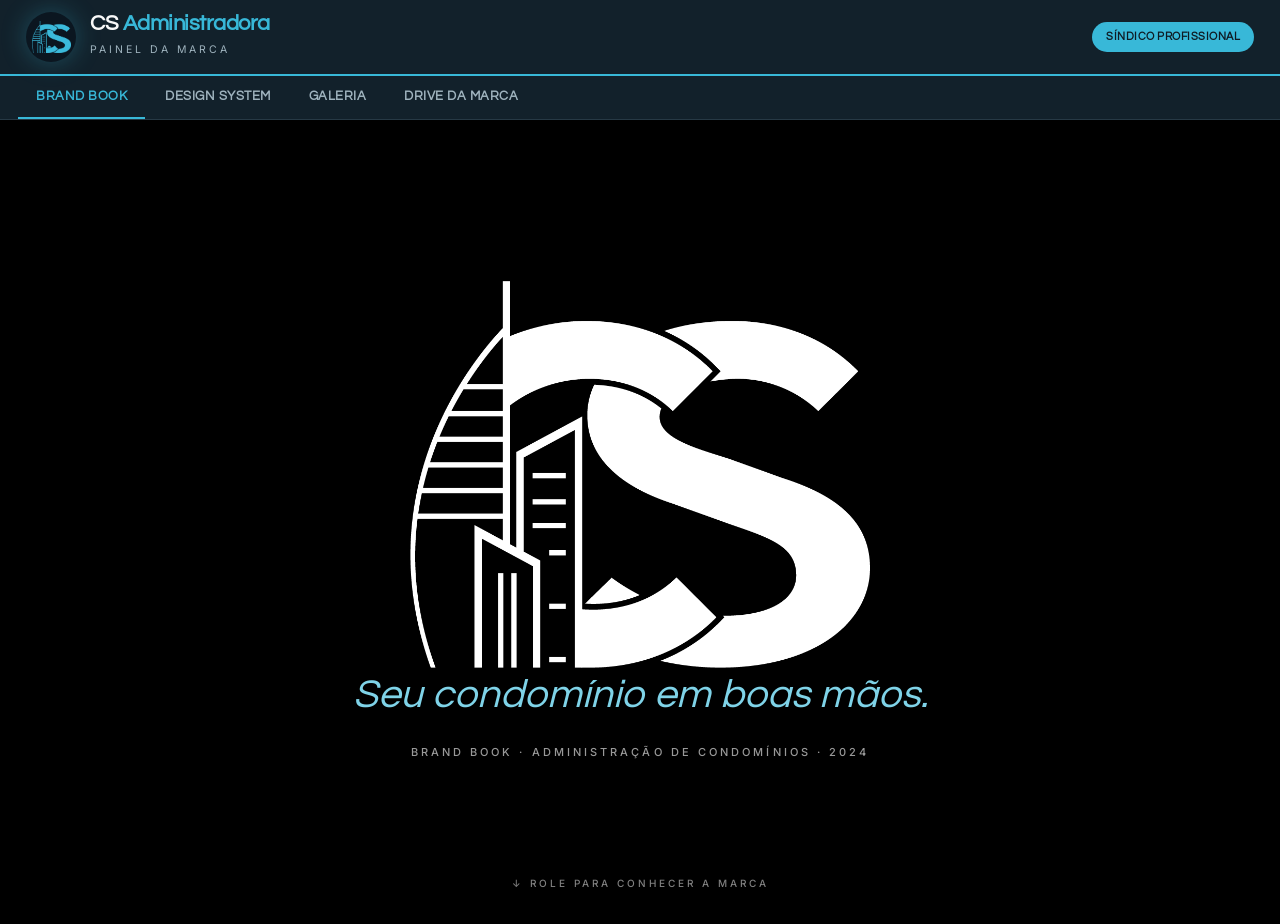
<file: index.html>
<!DOCTYPE html>
<html lang="pt-BR">
<head>
<meta charset="UTF-8">
<meta name="viewport" content="width=device-width, initial-scale=1.0">
<title>CS Administradora · Painel da Marca</title>
<link rel="icon" type="image/png" href="assets/brand/logo/cs-simbolo-azul.png">
<link rel="preconnect" href="https://fonts.googleapis.com">
<link rel="preconnect" href="https://fonts.gstatic.com" crossorigin>
<link href="https://fonts.googleapis.com/css2?family=Questrial&family=Inter:wght@400;500;600;700&display=swap" rel="stylesheet">
<style>
  :root{
    --preto:#0F1B24; --superficie:#12212B; --card:#16262F; --borda:#263945;
    --azul:#38B8D8; --azul-claro:#7FD3E8; --ocean:#0070B8;
    --branco:#F8F8F8; --cinza:#9FB3BE;
    --font-display:'Questrial',sans-serif; --font-corpo:'Inter',sans-serif;
  }
  *{margin:0;padding:0;box-sizing:border-box}
  html,body{height:100%}
  body{background:var(--preto);color:var(--branco);font-family:var(--font-corpo);font-size:15px;line-height:1.7;display:flex;flex-direction:column;min-height:100vh}

  .topbar{position:sticky;top:0;z-index:300}
  header{background:var(--superficie);border-bottom:2px solid var(--azul);padding:12px 26px;display:flex;align-items:center;gap:14px}
  .logo-badge{width:50px;height:50px;flex-shrink:0;border-radius:50%;overflow:hidden;background:#0b1620;box-shadow:0 0 26px rgba(56,184,216,.30);display:grid;place-items:center}
  .logo-badge img{width:78%;height:78%;object-fit:contain;display:block}
  .header-info h1{font-family:var(--font-display);font-size:22px;font-weight:800;color:var(--branco);letter-spacing:-.5px;line-height:1}
  .header-info h1 b{color:var(--azul);font-weight:800}
  .header-info span{font-size:10.5px;color:var(--cinza);letter-spacing:3px;text-transform:uppercase}
  .aff-badge{margin-left:auto;background:var(--azul);color:var(--preto);font-size:11px;font-weight:700;font-family:var(--font-display);padding:6px 14px;border-radius:20px;letter-spacing:.5px;text-transform:uppercase}

  nav{background:var(--superficie);border-bottom:1px solid var(--borda);display:flex;padding:0 18px;gap:2px;overflow-x:auto}
  nav::-webkit-scrollbar{height:0}
  nav button{background:none;border:none;color:var(--cinza);font-family:var(--font-display);font-size:12.5px;font-weight:600;padding:14px 18px;cursor:pointer;border-bottom:2px solid transparent;letter-spacing:.04em;text-transform:uppercase;transition:.18s;white-space:nowrap;display:flex;align-items:center;gap:7px}
  nav button.active{color:var(--azul);border-bottom-color:var(--azul)}
  nav button:hover:not(.active){color:#eee}
  nav .tag{font-size:8px;font-weight:800;letter-spacing:.05em;background:var(--ocean);color:#fff;padding:2px 5px;border-radius:4px}

  main{flex:1;display:flex;flex-direction:column}
  .tab-panel{display:none;flex:1;flex-direction:column}
  .tab-panel.active{display:flex}
  .embed-wrap{flex:1;position:relative;background:var(--preto);min-height:calc(100vh - 96px)}
  .embed-wrap iframe{position:absolute;inset:0;width:100%;height:100%;border:none}
</style>
</head>
<body>
  <div class="topbar">
    <header>
      <div class="logo-badge"><img src="assets/brand/logo/cs-simbolo-azul.png" alt="CS Administradora"></div>
      <div class="header-info">
        <h1>CS<b> Administradora</b></h1>
        <span>Painel da Marca</span>
      </div>
      <div class="aff-badge">Síndico Profissional</div>
    </header>
    <nav id="nav">
      <button class="active" data-tab="brandbook">Brand Book</button>
      <button data-tab="design-system">Design System</button>
      <button data-tab="galeria">Galeria</button>
      <button data-tab="drive">Drive da Marca</button>
    </nav>
  </div>

  <main>
    <div class="tab-panel active" data-panel="brandbook"><div class="embed-wrap"><iframe data-src="paginas/brandbook.html" title="Brand Book"></iframe></div></div>
    <div class="tab-panel" data-panel="design-system"><div class="embed-wrap"><iframe data-src="paginas/design-system.html" title="Design System"></iframe></div></div>
    <div class="tab-panel" data-panel="galeria"><div class="embed-wrap"><iframe data-src="paginas/galeria.html" title="Galeria"></iframe></div></div>
    <div class="tab-panel" data-panel="drive"><div class="embed-wrap"><iframe data-src="paginas/drive.html" title="Drive da Marca"></iframe></div></div>
  </main>

  <script>
    const nav=document.getElementById('nav');
    const panels=document.querySelectorAll('.tab-panel');
    function loadFrame(name){
      const p=document.querySelector('.tab-panel[data-panel="'+name+'"]');
      const f=p.querySelector('iframe');
      if(f && !f.src && f.dataset.src) f.src=f.dataset.src;
    }
    function activate(name){
      nav.querySelectorAll('button').forEach(b=>b.classList.toggle('active',b.dataset.tab===name));
      panels.forEach(p=>p.classList.toggle('active',p.dataset.panel===name));
      loadFrame(name);
    }
    nav.addEventListener('click',e=>{const b=e.target.closest('button');if(b)activate(b.dataset.tab);});
    loadFrame('brandbook');
  </script>
</body>
</html>
</file>
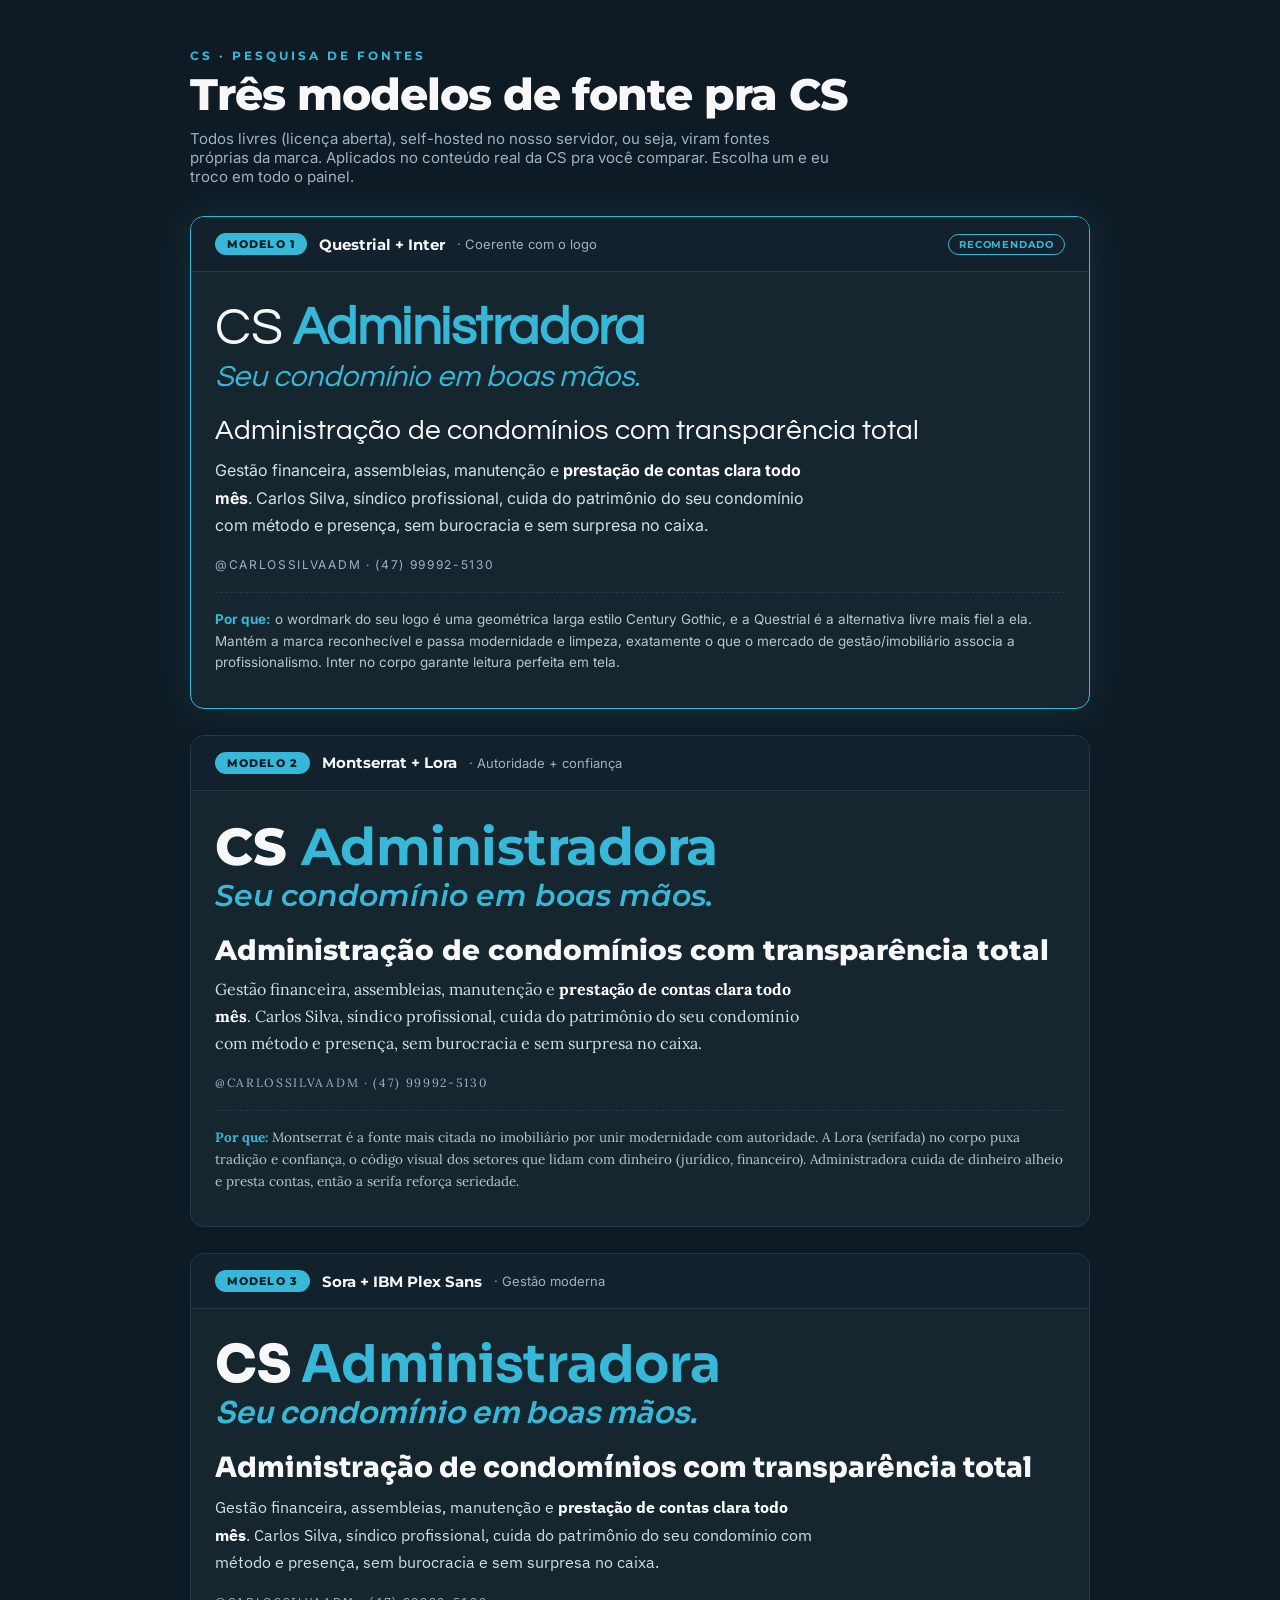
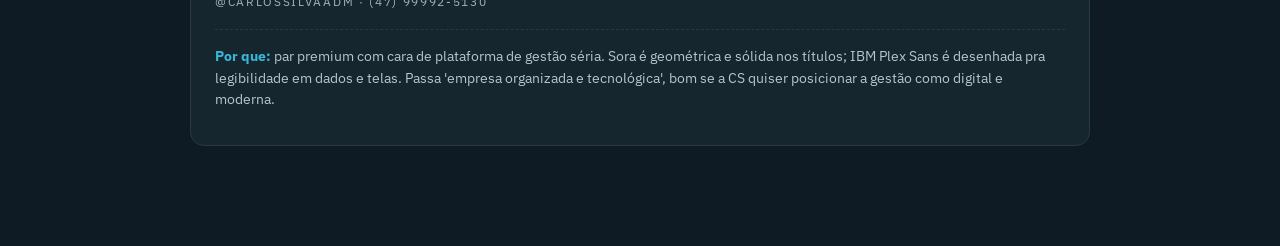
<file: moldes/font-compare.html>
<!DOCTYPE html>
<html lang="pt-BR">
<head>
<meta charset="UTF-8">
<meta name="viewport" content="width=device-width, initial-scale=1.0">
<title>CS · Modelos de Fonte</title>
<link rel="preconnect" href="https://fonts.googleapis.com">
<link rel="preconnect" href="https://fonts.gstatic.com" crossorigin>
<link href="https://fonts.googleapis.com/css2?family=Questrial&family=Inter:wght@400;500;600;700&family=Montserrat:wght@500;600;700;800&family=Lora:ital,wght@0,400;0,500;0,600;1,400&family=Sora:wght@500;600;700;800&family=IBM+Plex+Sans:wght@400;500;600;700&family=Mulish:wght@400;600;700;800&display=swap" rel="stylesheet">
<style>
  :root{--preto:#0F1B24;--card:#16262F;--borda:#263945;--azul:#38B8D8;--ocean:#0070B8;--branco:#F8F8F8;--cinza:#9FB3BE}
  *{margin:0;padding:0;box-sizing:border-box}
  body{background:var(--preto);color:var(--branco);font-family:'Inter',sans-serif;padding:48px 6vw 100px}
  .head{max-width:900px;margin:0 auto 30px}
  .eyebrow{font-family:'Montserrat';font-size:12px;font-weight:700;letter-spacing:3px;text-transform:uppercase;color:var(--azul);margin-bottom:8px}
  .head h1{font-family:'Montserrat';font-size:clamp(28px,5vw,44px);font-weight:800;letter-spacing:-1px;line-height:1.05}
  .head p{color:var(--cinza);margin-top:12px;max-width:640px;font-size:15px}
  .models{max-width:900px;margin:0 auto;display:flex;flex-direction:column;gap:26px}
  .m{background:var(--card);border:1px solid var(--borda);border-radius:14px;overflow:hidden}
  .m.rec{border-color:var(--azul);box-shadow:0 0 40px rgba(56,184,216,.14)}
  .m .bar{display:flex;align-items:center;gap:12px;padding:16px 24px;border-bottom:1px solid var(--borda);background:#12212B}
  .m .bar .tag{font-family:'Montserrat';font-size:11px;font-weight:800;letter-spacing:.1em;text-transform:uppercase;color:var(--preto);background:var(--azul);padding:4px 12px;border-radius:20px}
  .m .bar .rectag{font-family:'Montserrat';font-size:10px;font-weight:700;letter-spacing:.08em;text-transform:uppercase;color:var(--azul);border:1px solid var(--azul);padding:3px 10px;border-radius:20px;margin-left:auto}
  .m .bar b{font-family:'Montserrat';font-weight:700;font-size:15px}
  .m .bar span{color:var(--cinza);font-size:13px}
  .m .body{padding:30px 24px 34px}
  .brand{font-size:clamp(30px,5vw,52px);line-height:1;letter-spacing:-.5px;margin-bottom:6px}
  .brand b{color:var(--azul)}
  .tagline{font-size:clamp(20px,3vw,30px);font-style:italic;color:var(--azul);margin-bottom:22px;line-height:1.1}
  .h2{font-size:clamp(20px,2.6vw,28px);line-height:1.15;margin:0 0 10px}
  .lead{font-size:16px;line-height:1.7;color:#D5DEE4;max-width:600px}
  .lead b{color:#fff}
  .contact{margin-top:18px;font-size:12px;letter-spacing:.14em;text-transform:uppercase;color:var(--cinza)}
  .why{margin-top:20px;padding-top:16px;border-top:1px dashed var(--borda);font-size:13.5px;color:#B7C6CE;line-height:1.6}
  .why b{color:var(--azul)}
</style>
</head>
<body>
<div class="head">
  <div class="eyebrow">CS · Pesquisa de fontes</div>
  <h1>Três modelos de fonte pra CS</h1>
  <p>Todos livres (licença aberta), self-hosted no nosso servidor, ou seja, viram fontes próprias da marca. Aplicados no conteúdo real da CS pra você comparar. Escolha um e eu troco em todo o painel.</p>
</div>
<div class="models" id="models"></div>

<script>
const MODELOS = [
  {
    tag:"Modelo 1", rec:true, nome:"Questrial + Inter",
    sub:"Coerente com o logo",
    display:"'Questrial', sans-serif", corpo:"'Inter', sans-serif", dw:400,
    why:"<b>Por que:</b> o wordmark do seu logo é uma geométrica larga estilo Century Gothic, e a Questrial é a alternativa livre mais fiel a ela. Mantém a marca reconhecível e passa modernidade e limpeza, exatamente o que o mercado de gestão/imobiliário associa a profissionalismo. Inter no corpo garante leitura perfeita em tela."
  },
  {
    tag:"Modelo 2", rec:false, nome:"Montserrat + Lora",
    sub:"Autoridade + confiança",
    display:"'Montserrat', sans-serif", corpo:"'Lora', serif", dw:800,
    why:"<b>Por que:</b> Montserrat é a fonte mais citada no imobiliário por unir modernidade com autoridade. A Lora (serifada) no corpo puxa tradição e confiança, o código visual dos setores que lidam com dinheiro (jurídico, financeiro). Administradora cuida de dinheiro alheio e presta contas, então a serifa reforça seriedade."
  },
  {
    tag:"Modelo 3", rec:false, nome:"Sora + IBM Plex Sans",
    sub:"Gestão moderna",
    display:"'Sora', sans-serif", corpo:"'IBM Plex Sans', sans-serif", dw:800,
    why:"<b>Por que:</b> par premium com cara de plataforma de gestão séria. Sora é geométrica e sólida nos títulos; IBM Plex Sans é desenhada pra legibilidade em dados e telas. Passa 'empresa organizada e tecnológica', bom se a CS quiser posicionar a gestão como digital e moderna."
  }
];
document.getElementById('models').innerHTML = MODELOS.map(m=>`
  <div class="m${m.rec?' rec':''}">
    <div class="bar">
      <span class="tag">${m.tag}</span>
      <b>${m.nome}</b><span>· ${m.sub}</span>
      ${m.rec?'<span class="rectag">Recomendado</span>':''}
    </div>
    <div class="body">
      <div class="brand" style="font-family:${m.display};font-weight:${m.dw}">CS <b>Administradora</b></div>
      <div class="tagline" style="font-family:${m.display};font-weight:${Math.min(m.dw,600)}">Seu condomínio em boas mãos.</div>
      <div class="h2" style="font-family:${m.display};font-weight:${m.dw}">Administração de condomínios com transparência total</div>
      <p class="lead" style="font-family:${m.corpo}">Gestão financeira, assembleias, manutenção e <b>prestação de contas clara todo mês</b>. Carlos Silva, síndico profissional, cuida do patrimônio do seu condomínio com método e presença, sem burocracia e sem surpresa no caixa.</p>
      <div class="contact" style="font-family:${m.corpo}">@carlossilvaadm · (47) 99992-5130</div>
      <div class="why" style="font-family:${m.corpo}">${m.why}</div>
    </div>
  </div>`).join('');
</script>
</body>
</html>
</file>
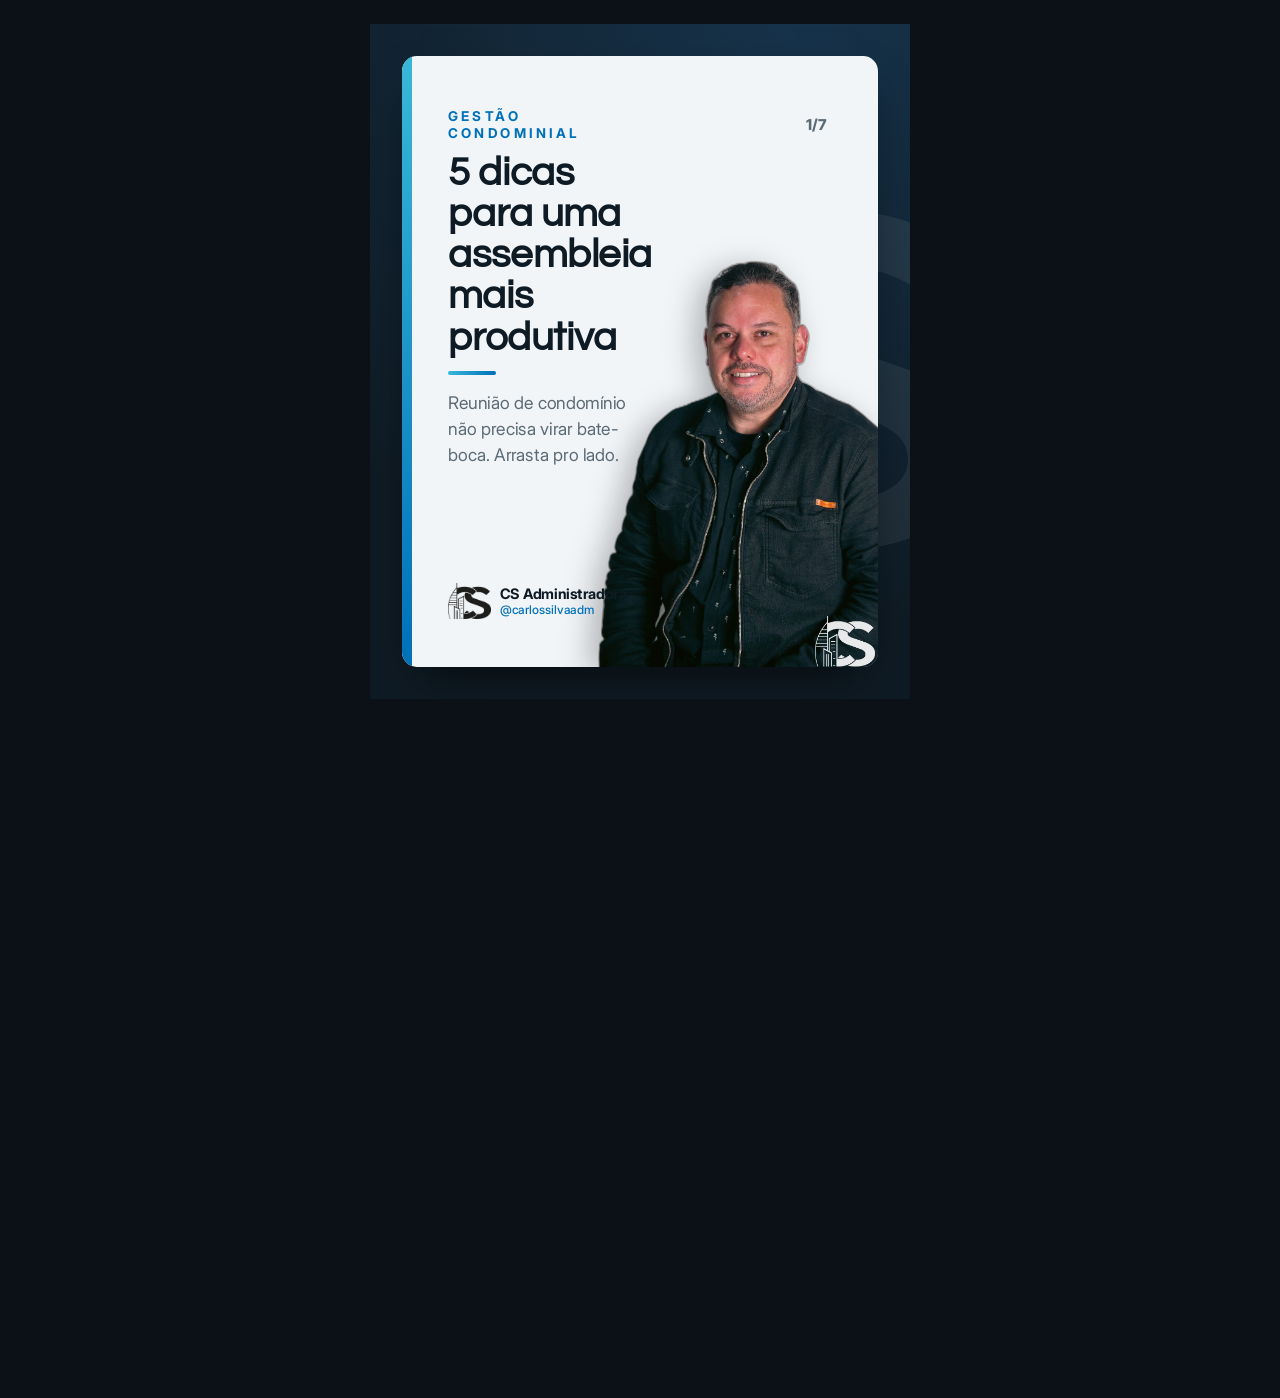
<file: moldes/template-card.html>
<!DOCTYPE html>
<html lang="pt-BR">
<head>
<meta charset="UTF-8">
<meta name="viewport" content="width=device-width, initial-scale=1.0">
<title>CS · Carrossel (cards claros)</title>
<link rel="preconnect" href="https://fonts.googleapis.com">
<link rel="preconnect" href="https://fonts.gstatic.com" crossorigin>
<link href="https://fonts.googleapis.com/css2?family=Questrial&family=Inter:wght@400;500;600;700;800&display=swap" rel="stylesheet">
<style>
  :root{--azul:#38B8D8;--ocean:#0070B8;--grafite:#0F1B24;--card:#F2F5F8;--tinta:#0F1B24;--muted:#5B6B75;--fd:'Questrial',sans-serif;--fc:'Inter',sans-serif}
  *{margin:0;padding:0;box-sizing:border-box}
  body{background:#0b1116;display:flex;justify-content:center;padding:24px;font-family:var(--fc)}
  .frame{transform-origin:top center;transform:scale(.5)}
  body.render{padding:0;background:none}
  body.render .frame{transform:none}

  .art{position:relative;overflow:hidden;background:radial-gradient(120% 90% at 80% 0,#16324a,var(--grafite))}
  .art.feed{width:1080px;height:1350px}
  .art.square{width:1080px;height:1080px}
  .wm{position:absolute;right:-140px;top:50%;transform:translateY(-50%);width:900px;opacity:.07;pointer-events:none}

  .card{position:absolute;inset:64px;background:var(--card);border-radius:30px;overflow:hidden;box-shadow:0 44px 90px -34px rgba(0,0,0,.65)}
  /* faixa azul lateral */
  .card .stripe{position:absolute;left:0;top:0;bottom:0;width:20px;background:linear-gradient(180deg,var(--azul),var(--ocean))}
  /* canto grafite */
  .card::after{content:'';position:absolute;right:-2px;bottom:-2px;border-style:solid;border-width:0 0 170px 170px;border-color:transparent transparent var(--grafite) transparent}
  .card .cardwm{position:absolute;right:6px;bottom:1px;width:120px;opacity:.9;z-index:4;filter:brightness(0) invert(1)}
  /* numero gigante fantasma */
  .bignum{position:absolute;right:40px;top:20px;font-family:var(--fd);font-size:560px;line-height:1;color:var(--azul);opacity:.1;z-index:1;pointer-events:none}

  .inner{position:absolute;inset:0;padding:104px 92px 96px;display:flex;flex-direction:column;z-index:2}
  .tab{align-self:flex-start;background:var(--grafite);color:#fff;font-family:var(--fc);font-weight:800;font-size:32px;letter-spacing:.05em;text-transform:uppercase;padding:15px 32px;border-radius:8px}
  .tab .n{color:var(--azul)}
  .kicker{font-family:var(--fc);font-weight:700;font-size:27px;letter-spacing:.24em;text-transform:uppercase;color:var(--ocean)}
  h1{font-family:var(--fd);color:var(--tinta);line-height:1.03;letter-spacing:-.5px}
  .art.feed h1{font-size:96px}.art.square h1{font-size:76px}
  .titulo-dica{font-family:var(--fd);color:var(--tinta);font-size:74px;line-height:1.04;margin-top:30px}
  .rule{width:96px;height:8px;background:linear-gradient(90deg,var(--azul),var(--ocean));border-radius:6px;margin-top:26px}
  .sub{font-family:var(--fc);font-size:35px;line-height:1.5;color:var(--muted);margin-top:28px;max-width:600px}
  .texto{font-family:var(--fc);font-size:39px;line-height:1.5;color:#33424C;margin-top:26px;max-width:600px}
  .texto b{color:var(--tinta);font-weight:700}
  .spacer{flex:1}
  .cta{align-self:flex-start;background:var(--azul);color:var(--grafite);font-family:var(--fc);font-weight:700;font-size:35px;padding:24px 46px;border-radius:999px}

  .foot{display:flex;align-items:center;gap:18px;z-index:3}
  .foot img{height:72px;width:auto}
  .foot .h{font-family:var(--fc);font-weight:700;font-size:29px;color:var(--tinta);line-height:1.2}
  .foot .h span{display:block;font-weight:500;font-size:24px;color:var(--ocean)}
  .count{position:absolute;top:118px;right:104px;font-family:var(--fc);font-weight:800;font-size:30px;color:var(--muted);z-index:3}
  .swipe{position:absolute;bottom:130px;right:150px;font-family:var(--fc);font-weight:700;font-size:27px;color:var(--ocean);z-index:3}
  /* Carlos recortado na capa/cta */
  .carlos{position:absolute;right:-80px;bottom:0;height:820px;z-index:2;filter:drop-shadow(-20px 12px 30px rgba(0,0,0,.28))}
  .inner.tem-carlos{padding-right:490px}
  .art.feed .inner.tem-carlos h1{font-size:80px}
  .inner.tem-carlos .texto,.inner.tem-carlos .sub{max-width:400px}
</style>
</head>
<body>
  <div class="frame">
  <div class="art feed" id="art">
    <img class="wm" src="../assets/brand/logo/cs-simbolo-branco.png" alt="">
    <div class="card">
      <div class="stripe"></div>
      <div class="bignum" id="bignum"></div>
      <img class="cardwm" src="../assets/brand/logo/cs-simbolo-preto.png" alt="">
      <div class="count" id="count"></div>
      <img class="carlos" id="carlos" src="" alt="" style="display:none">
      <div class="inner" id="inner"></div>
      <div class="swipe" id="swipe"></div>
    </div>
  </div>
  </div>
  <script>
    const q=new URLSearchParams(location.search);
    const fmt=q.get('fmt')||'feed';
    const cid=q.get('carrossel')||'assembleia';
    const sIdx=parseInt(q.get('slide')||'0',10);
    document.getElementById('art').className='art '+fmt;
    if(q.has('r')) document.body.classList.add('render');
    const E=s=>String(s==null?'':s);
    const foot=`<div class="foot"><img src="../assets/brand/logo/cs-simbolo-preto.png" alt="CS"><div class="h">CS Administradora<span>@carlossilvaadm</span></div></div>`;
    fetch('../data/carrosseis.json',{cache:'no-store'}).then(r=>r.json()).then(d=>{
      const c=(d.carrosseis||[]).find(x=>x.id===cid)||(d.carrosseis||[])[0];
      const slides=c.slides||[]; const s=slides[sIdx]||slides[0];
      document.getElementById('count').textContent=(sIdx+1)+'/'+slides.length;
      const ultimo=sIdx===slides.length-1;
      document.getElementById('swipe').textContent=(s.tipo==='dica' && !ultimo)?'arraste →':'';
      const inner=document.getElementById('inner');
      const carlos=document.getElementById('carlos');
      const bignum=document.getElementById('bignum');
      let html='';
      if(s.tipo==='capa'){
        carlos.src='../assets/templates/cutout/ensaio-020.png'; carlos.style.display='block';
        inner.classList.add('tem-carlos');
        html=`${s.kicker?`<div class="kicker">${E(s.kicker)}</div>`:''}<h1 style="margin-top:22px">${E(s.titulo)}</h1><div class="rule"></div>${s.sub?`<p class="sub">${E(s.sub)}</p>`:''}<div class="spacer"></div>${foot}`;
      } else if(s.tipo==='dica'){
        const num=(E(s.tab).match(/\d+/)||[''])[0];
        bignum.textContent=num;
        html=`<div class="tab">${E(s.tab).replace(/(\d+)/,'<span class="n">$1</span>')}</div><div class="titulo-dica">${E(s.titulo)}</div><div class="rule"></div><p class="texto">${E(s.texto)}</p><div class="spacer"></div>${foot}`;
      } else if(s.tipo==='cta'){
        carlos.src='../assets/templates/cutout/ensaio-020.png'; carlos.style.display='block';
        inner.classList.add('tem-carlos');
        html=`<div class="tab">Fale com a CS</div><div class="titulo-dica">${E(s.titulo)}</div><div class="rule"></div><p class="texto">${E(s.texto)}</p><div class="spacer"></div>${foot}`;
      }
      inner.innerHTML=html;
      document.title='CS · '+cid+' · slide '+(sIdx+1)+' · '+fmt;
    });
  </script>
</body>
</html>
</file>
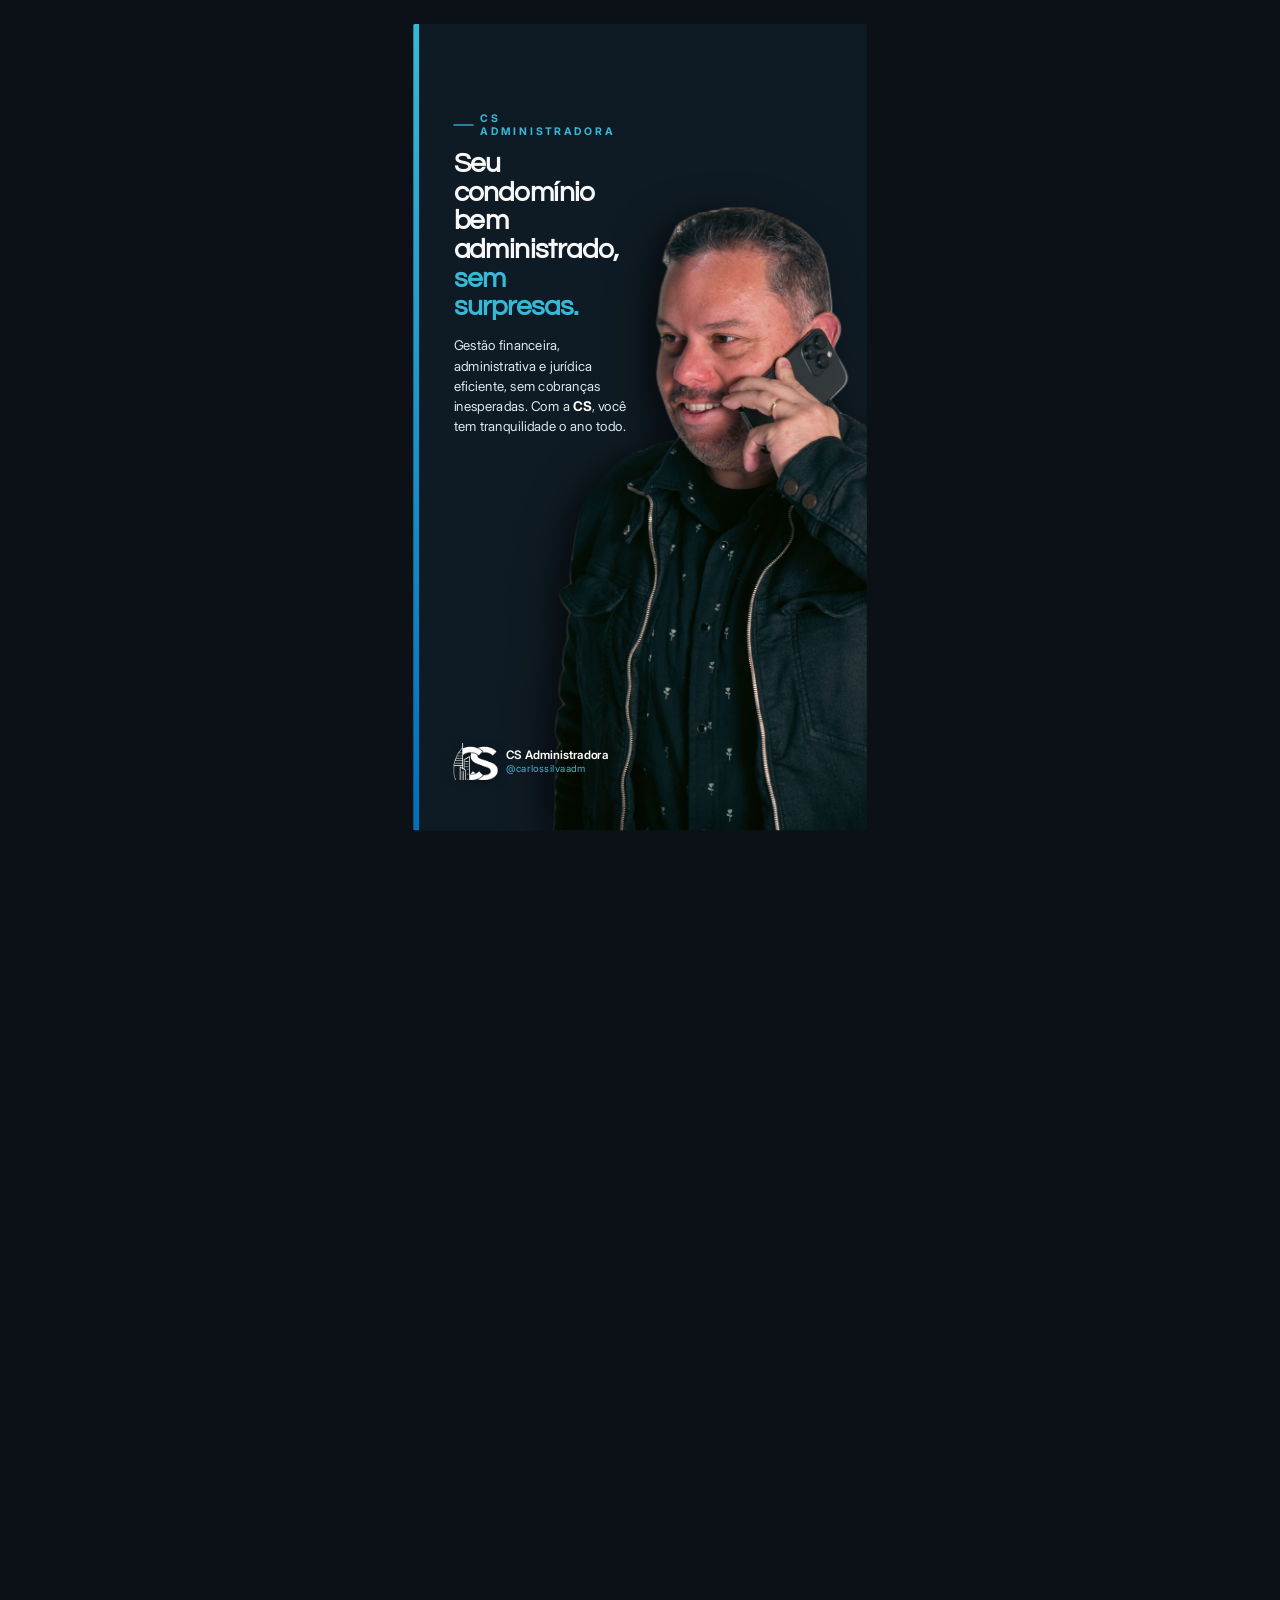
<file: moldes/template-carlos.html>
<!DOCTYPE html>
<html lang="pt-BR">
<head>
<meta charset="UTF-8">
<meta name="viewport" content="width=device-width, initial-scale=1.0">
<title>CS · Template Carlos (feed + story)</title>
<link rel="preconnect" href="https://fonts.googleapis.com">
<link rel="preconnect" href="https://fonts.gstatic.com" crossorigin>
<link href="https://fonts.googleapis.com/css2?family=Questrial&family=Inter:wght@400;500;600;700;800&display=swap" rel="stylesheet">
<style>
  :root{--azul:#38B8D8;--ocean:#0070B8;--grafite:#0F1B24;--branco:#F8F8F8;--fd:'Questrial',sans-serif;--fc:'Inter',sans-serif}
  *{margin:0;padding:0;box-sizing:border-box}
  body{background:#0b1116;display:flex;justify-content:center;padding:24px;font-family:var(--fc)}
  .frame{transform-origin:top center;transform:scale(.42)}
  body.render{padding:0;background:none}
  body.render .frame{transform:none}

  .art{position:relative;overflow:hidden;background:var(--grafite);border-radius:4px}
  .art.story{width:1080px;height:1920px}
  .art.feed{width:1080px;height:1350px}
  .art.square{width:1080px;height:1080px}

  .bg{position:absolute;inset:0;background-size:cover;background-position:center right}
  .veil{position:absolute;inset:0;background:
     linear-gradient(90deg, rgba(15,27,36,.97) 0%, rgba(15,27,36,.9) 34%, rgba(15,27,36,.42) 58%, rgba(15,27,36,.06) 82%, rgba(15,27,36,0) 100%),
     linear-gradient(180deg, rgba(15,27,36,.5) 0%, rgba(15,27,36,0) 20%, rgba(15,27,36,0) 52%, rgba(15,27,36,.82) 100%)}
  .accent{position:absolute;left:0;top:0;bottom:0;width:14px;background:linear-gradient(180deg,var(--azul),var(--ocean))}

  /* PESSOA */
  .person{position:absolute;right:0;bottom:0;z-index:2}
  .person img{position:absolute;bottom:0;width:auto;object-position:bottom right;filter:drop-shadow(-30px 18px 46px rgba(0,0,0,.6))}
  .art.story  .person{width:760px;height:1620px}
  .art.story  .person img{right:-380px;height:1500px}
  .art.feed   .person{width:720px;height:1200px}
  .art.feed   .person img{right:-360px;height:1250px}
  .art.square .person{width:600px;height:980px}
  .art.square .person img{right:-330px;height:1030px}

  /* TEXTO */
  .content{position:absolute;left:96px;z-index:3}
  .art.story  .content{top:210px;width:430px}
  .art.feed   .content{top:96px;width:470px}
  .art.square .content{top:74px;width:450px}
  .content h1,.content .body{overflow-wrap:break-word}
  .eyebrow{display:inline-flex;align-items:center;gap:16px;font-family:var(--fc);font-weight:700;letter-spacing:.26em;text-transform:uppercase;color:var(--azul)}
  .eyebrow::before{content:'';width:50px;height:3px;background:var(--azul)}
  h1{font-family:var(--fd);color:var(--branco);letter-spacing:-1px;line-height:1.03}
  h1 .hi{color:var(--azul)}
  .body{font-family:var(--fc);font-weight:400;color:#DCE6EC;line-height:1.5}
  .body b{color:#fff;font-weight:700}
  .cta{display:inline-flex;align-items:center;background:var(--azul);color:var(--grafite);font-family:var(--fc);font-weight:700;border-radius:999px}
  /* escalas por formato */
  .art.story  .eyebrow{font-size:25px}
  .art.story  h1{font-size:66px;margin-top:30px}
  .art.story  .body{font-size:32px;margin-top:34px}
  .art.story  .cta{font-size:30px;padding:22px 42px;margin-top:40px}
  .art.feed   .eyebrow{font-size:23px}
  .art.feed   h1{font-size:66px;margin-top:24px}
  .art.feed   .body{font-size:31px;margin-top:28px}
  .art.feed   .cta{font-size:28px;padding:20px 38px;margin-top:32px}
  .art.square .eyebrow{font-size:21px}
  .art.square h1{font-size:54px;margin-top:20px}
  .art.square .body{font-size:27px;margin-top:22px}
  .art.square .cta{font-size:25px;padding:17px 34px;margin-top:26px}

  /* MARCA (rodapé esquerdo) */
  .brand{position:absolute;left:96px;display:flex;align-items:center;gap:20px;z-index:4}
  .brand img{width:auto;filter:drop-shadow(0 2px 10px rgba(0,0,0,.55))}
  .brand .h{font-family:var(--fc);font-weight:600;color:#fff;line-height:1.25}
  .brand .h span{display:block;font-weight:400;color:var(--azul);letter-spacing:.04em}
  .art.story  .brand{bottom:120px}
  .art.feed   .brand{bottom:70px}
  .art.square .brand{bottom:58px}
  .brand img{height:88px}.art.square .brand img{height:74px}
  .brand .h{font-size:28px}.brand .h span{font-size:23px}
  .art.square .brand .h{font-size:24px}.art.square .brand .h span{font-size:20px}
</style>
</head>
<body>
  <div class="frame">
  <div class="art story" id="art">
    <div class="bg" id="bg"></div>
    <div class="veil"></div>
    <div class="accent"></div>
    <div class="person"><img id="foto" src="" alt="Carlos Silva"></div>
    <div class="content">
      <div class="eyebrow" id="eyebrow">CS Administradora</div>
      <h1 id="titulo"></h1>
      <p class="body" id="corpo"></p>
    </div>
    <div class="brand">
      <img src="../assets/brand/logo/cs-simbolo-branco.png" alt="CS">
      <div class="h">CS Administradora<span>@carlossilvaadm</span></div>
    </div>
  </div>
  </div>
  <script>
    const q=new URLSearchParams(location.search);
    const fmt=q.get('fmt')||'story';
    const pieceId=q.get('piece')||'administrada';
    document.getElementById('art').className='art '+fmt;
    if(q.has('r')) document.body.classList.add('render');
    const esc=s=>String(s==null?'':s);
    fetch('../data/templates.json',{cache:'no-store'}).then(r=>r.json()).then(d=>{
      const p=(d.pecas||[]).find(x=>x.id===pieceId)||(d.pecas||[])[0];
      if(!p) return;
      const bg=(d.fundos&&d.fundos[p.fundo])||p.fundo||'';
      document.getElementById('bg').style.backgroundImage="url('"+bg+"')";
      if(p.foto){ document.getElementById('foto').src=p.foto; }
      else { document.querySelector('.person').style.display='none'; document.getElementById('art').classList.add('cenario'); }
      document.getElementById('eyebrow').textContent=p.eyebrow||'';
      document.getElementById('titulo').innerHTML=esc(p.titulo)+(p.titulo_destaque?' <span class="hi">'+esc(p.titulo_destaque)+'</span>':'');
      document.getElementById('corpo').innerHTML=p.corpo||'';
      document.title='CS · '+(p.modelo||pieceId)+' · '+fmt;
    });
  </script>
</body>
</html>
</file>
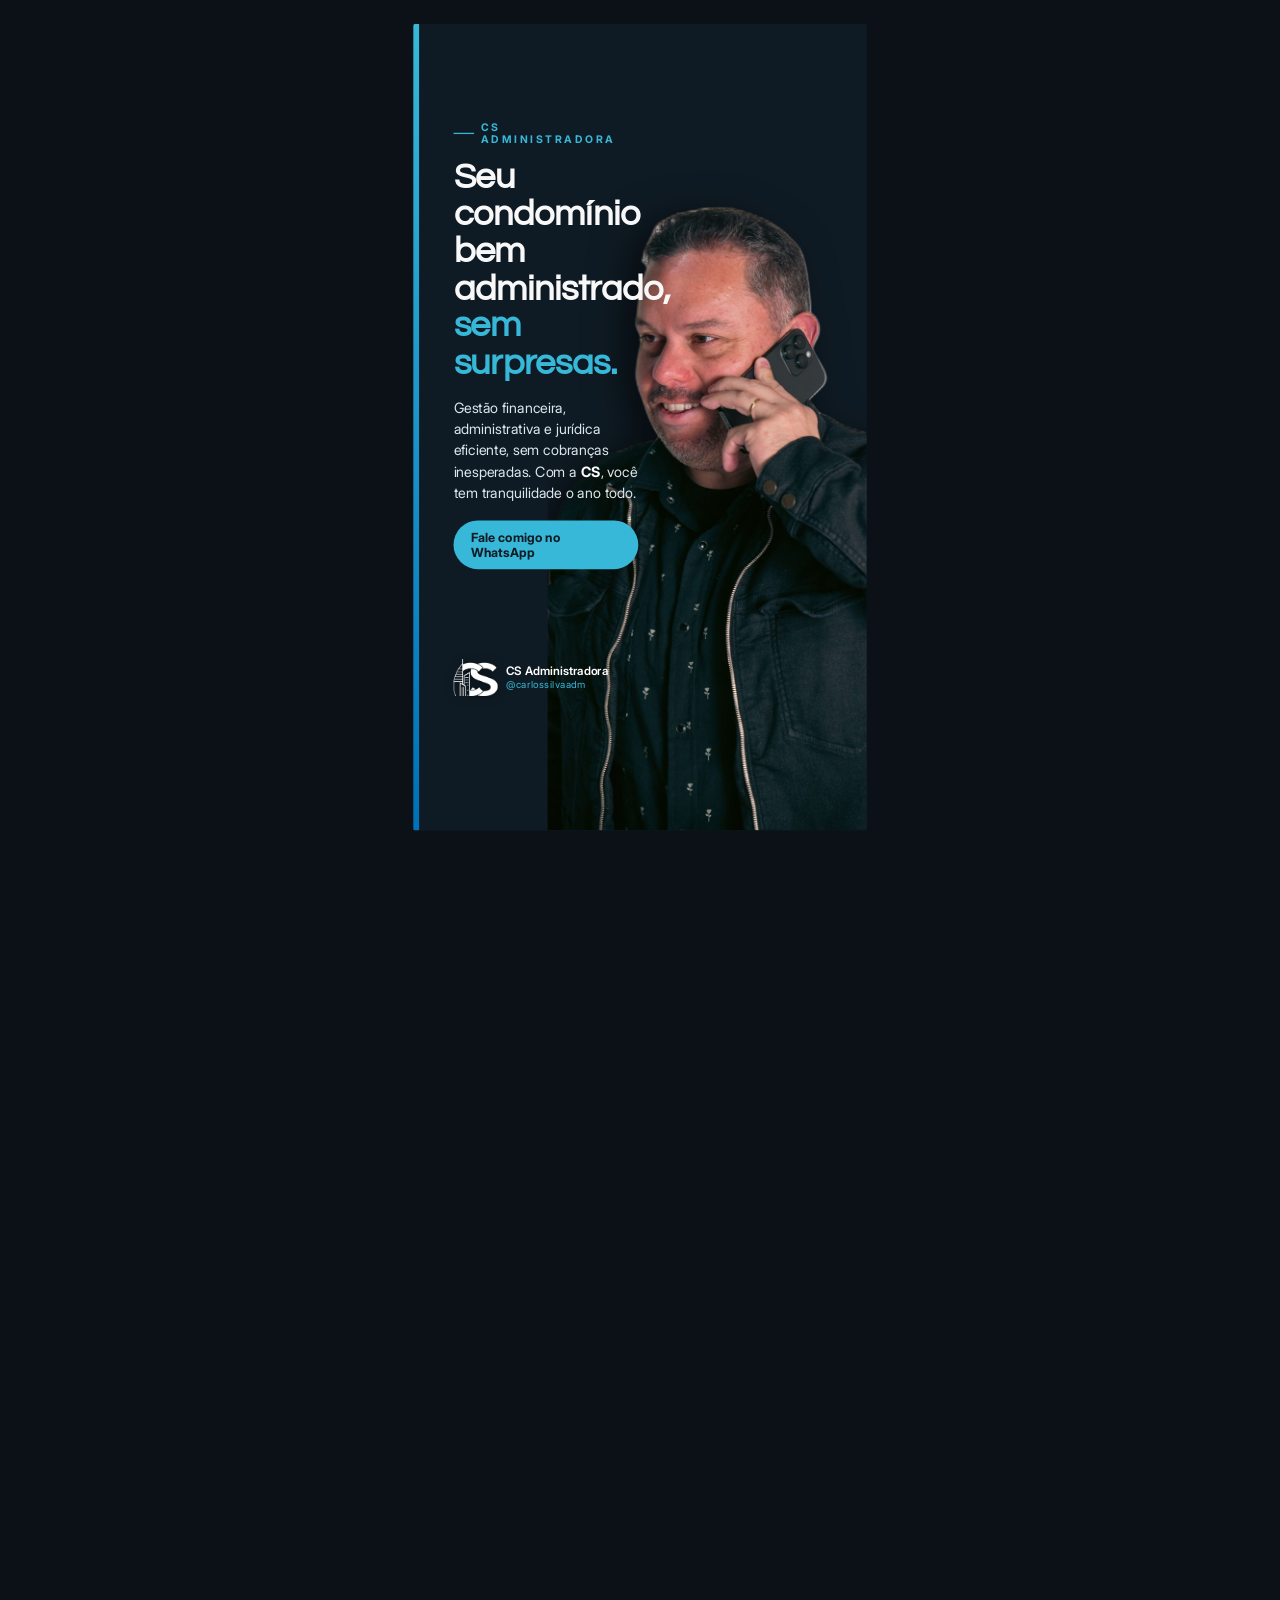
<file: moldes/template-story.html>
<!DOCTYPE html>
<html lang="pt-BR">
<head>
<meta charset="UTF-8">
<meta name="viewport" content="width=device-width, initial-scale=1.0">
<title>CS · Story 1080×1920</title>
<link rel="preconnect" href="https://fonts.googleapis.com">
<link rel="preconnect" href="https://fonts.gstatic.com" crossorigin>
<link href="https://fonts.googleapis.com/css2?family=Questrial&family=Inter:wght@400;500;600;700;800&display=swap" rel="stylesheet">
<style>
  :root{--azul:#38B8D8;--ocean:#0070B8;--grafite:#0F1B24;--branco:#F8F8F8;--fd:'Questrial',sans-serif;--fc:'Inter',sans-serif;
        /* margens de segurança oficiais do Instagram Story (1080x1920) */
        --safe-top:230px; --safe-bottom:320px; --safe-x:96px;}
  *{margin:0;padding:0;box-sizing:border-box}
  body{background:#0b1116;display:flex;justify-content:center;padding:24px;font-family:var(--fc)}
  .frame{transform-origin:top center;transform:scale(.42)}
  /* modo render: tamanho real 1080x1920 sem margem (add ?r=1 na URL) */
  body.render{padding:0;background:none}
  body.render .frame{transform:none}
  /* moldura STORY exata 1080x1920 */
  .story{position:relative;width:1080px;height:1920px;overflow:hidden;background:var(--grafite);border-radius:4px}
  .bg{position:absolute;inset:0;background-size:cover;background-position:center right}
  /* véu de legibilidade: grafite na esquerda, abre pra direita; escurece o rodapé */
  .veil{position:absolute;inset:0;background:
     linear-gradient(90deg, rgba(15,27,36,.97) 0%, rgba(15,27,36,.9) 34%, rgba(15,27,36,.4) 58%, rgba(15,27,36,.05) 82%, rgba(15,27,36,0) 100%),
     linear-gradient(180deg, rgba(15,27,36,.5) 0%, rgba(15,27,36,0) 20%, rgba(15,27,36,0) 55%, rgba(15,27,36,.85) 100%)}
  .accent{position:absolute;left:0;top:0;bottom:0;width:14px;background:linear-gradient(180deg,var(--azul),var(--ocean))}

  /* PESSOA: coluna direita, NÃO invade o texto (que fica só na esquerda) */
  .person{position:absolute;right:0;bottom:0;width:760px;height:1600px;z-index:2;overflow:hidden}
  .person img{position:absolute;right:-330px;bottom:0;height:1500px;width:auto;object-position:bottom right;
     filter:drop-shadow(-30px 18px 46px rgba(0,0,0,.6))}

  /* TEXTO: preso à esquerda, largura limitada (never overlaps a pessoa) */
  .content{position:absolute;left:var(--safe-x);top:var(--safe-top);width:440px;z-index:3}
  .eyebrow{display:inline-flex;align-items:center;gap:16px;font-family:var(--fc);font-weight:700;font-size:25px;letter-spacing:.26em;text-transform:uppercase;color:var(--azul)}
  .eyebrow::before{content:'';width:50px;height:3px;background:var(--azul)}
  h1{font-family:var(--fd);font-size:86px;line-height:1.03;color:var(--branco);margin-top:30px;letter-spacing:-1px}
  h1 .hi{color:var(--azul)}
  .body{font-family:var(--fc);font-weight:400;font-size:34px;line-height:1.5;color:#DCE6EC;margin-top:36px}
  .body b{color:#fff;font-weight:700}
  .cta{margin-top:40px;display:inline-flex;align-items:center;gap:14px;background:var(--azul);color:var(--grafite);font-family:var(--fc);font-weight:700;font-size:30px;padding:22px 42px;border-radius:999px}

  /* MARCA: rodapé esquerdo, dentro da área segura (acima da barra de resposta do IG) */
  .brand{position:absolute;left:var(--safe-x);bottom:var(--safe-bottom);display:flex;align-items:center;gap:20px;z-index:3}
  .brand img{height:88px;width:auto;filter:drop-shadow(0 2px 10px rgba(0,0,0,.5))}
  .brand .h{font-family:var(--fc);font-weight:600;font-size:28px;color:#fff;line-height:1.25}
  .brand .h span{display:block;font-weight:400;font-size:23px;color:var(--azul);letter-spacing:.04em}

  /* guias de área segura (só na prévia; some no PNG final) */
  .safe{position:absolute;left:0;right:0;pointer-events:none;z-index:5}
  .safe.t{top:0;height:var(--safe-top);background:repeating-linear-gradient(45deg,rgba(255,80,80,.06) 0 14px,transparent 14px 28px);border-bottom:1px dashed rgba(255,90,90,.35)}
  .safe.b{bottom:0;height:var(--safe-bottom);background:repeating-linear-gradient(45deg,rgba(255,80,80,.06) 0 14px,transparent 14px 28px);border-top:1px dashed rgba(255,90,90,.35)}
  .safe span{position:absolute;left:50%;transform:translateX(-50%);font:600 20px var(--fc);color:rgba(255,120,120,.7);letter-spacing:.14em;text-transform:uppercase}
  .safe.t span{bottom:8px}.safe.b span{top:8px}
</style>
</head>
<body>
  <div class="frame">
  <div class="story">
    <div class="bg" style="background-image:url('https://d8j0ntlcm91z4.cloudfront.net/user_3EJRw1x0sjC1KNGTwn6bwxcrsQM/hf_20260713_000504_28cf26ab-8bf5-4ae8-8722-4bae88f6fe6b.png')"></div>
    <div class="veil"></div>
    <div class="accent"></div>

    <div class="person">
      <img src="../assets/templates/cutout/ensaio-015.png" alt="Carlos Silva">
    </div>

    <div class="content">
      <div class="eyebrow">CS Administradora</div>
      <h1>Seu condomínio bem administrado, <span class="hi">sem surpresas.</span></h1>
      <p class="body">Gestão financeira, administrativa e jurídica eficiente, sem cobranças inesperadas. Com a <b>CS</b>, você tem tranquilidade o ano todo.</p>
      <div class="cta">Fale comigo no WhatsApp</div>
    </div>

    <div class="brand">
      <img src="../assets/brand/logo/cs-simbolo-branco.png" alt="CS">
      <div class="h">CS Administradora<span>@carlossilvaadm</span></div>
    </div>

  </div>
  </div>
  <script>if(location.search.includes('r=1'))document.body.classList.add('render');</script>
</body>
</html>
</file>
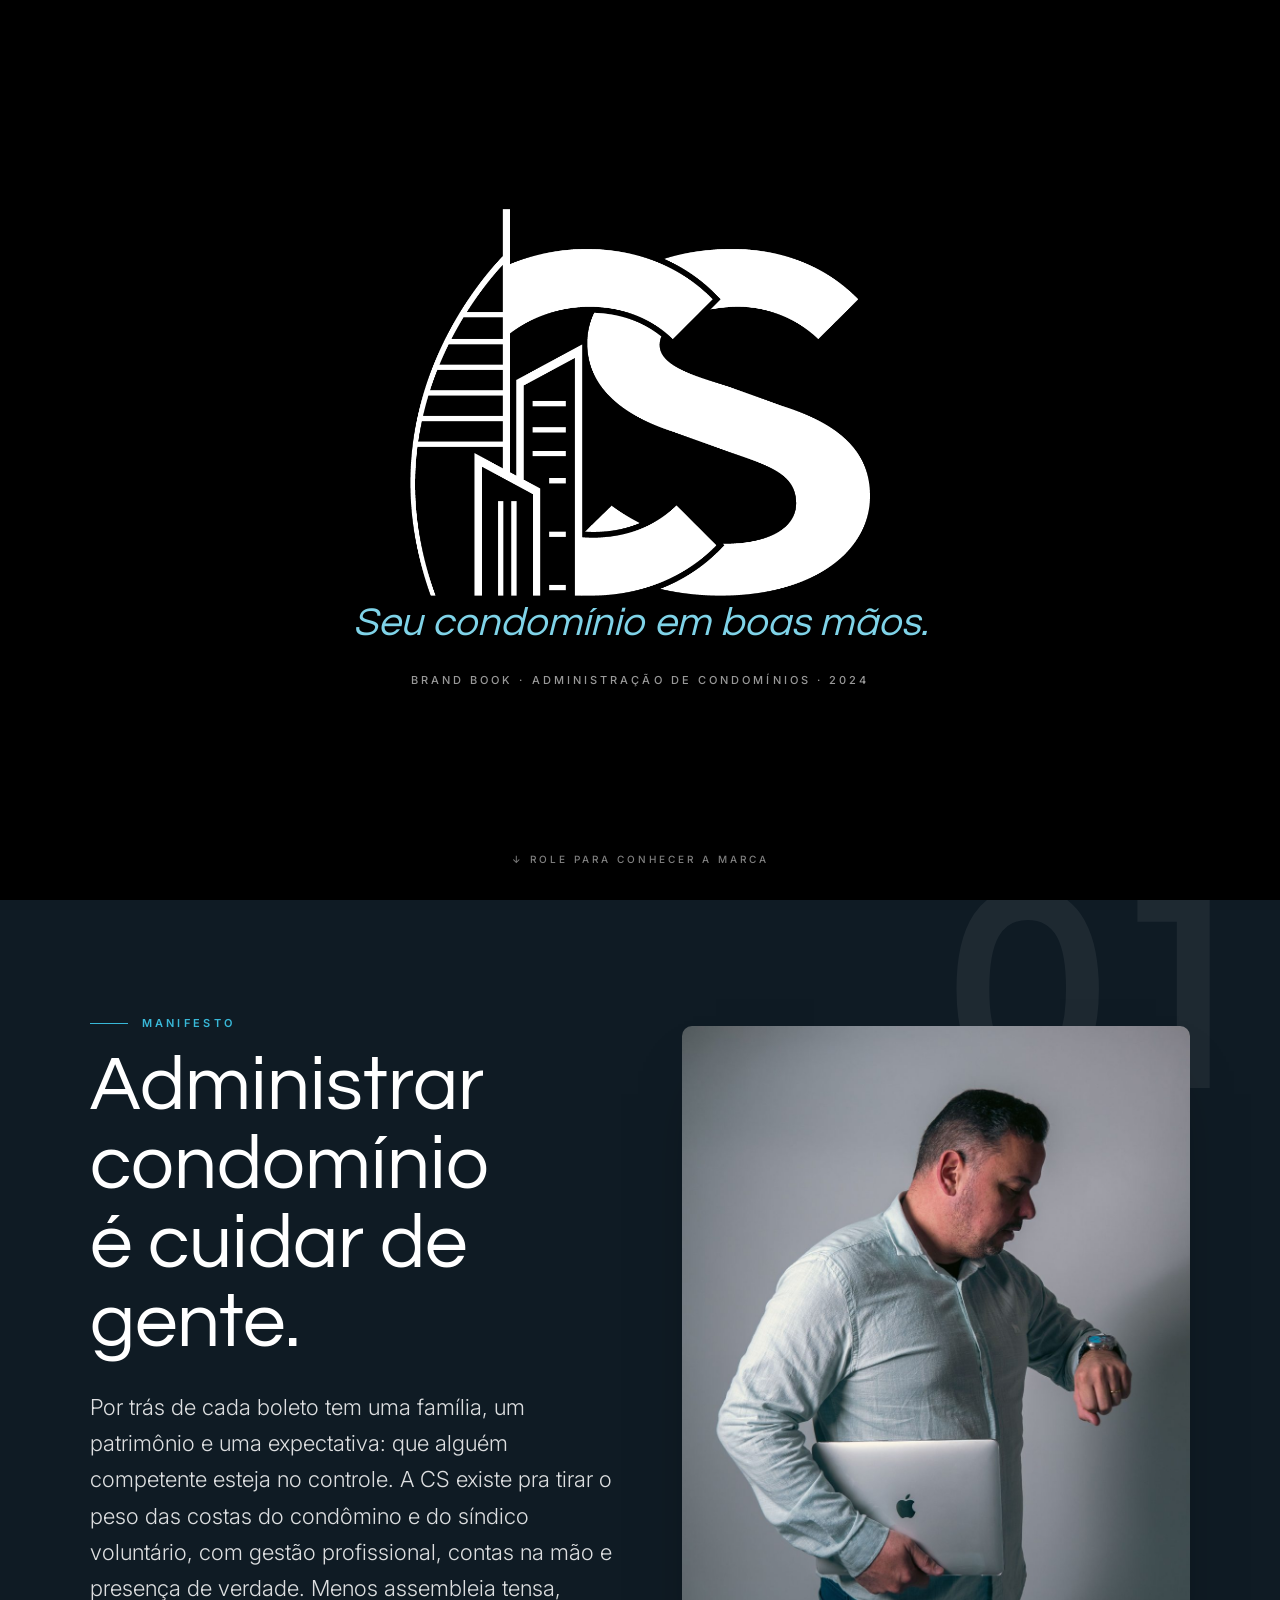
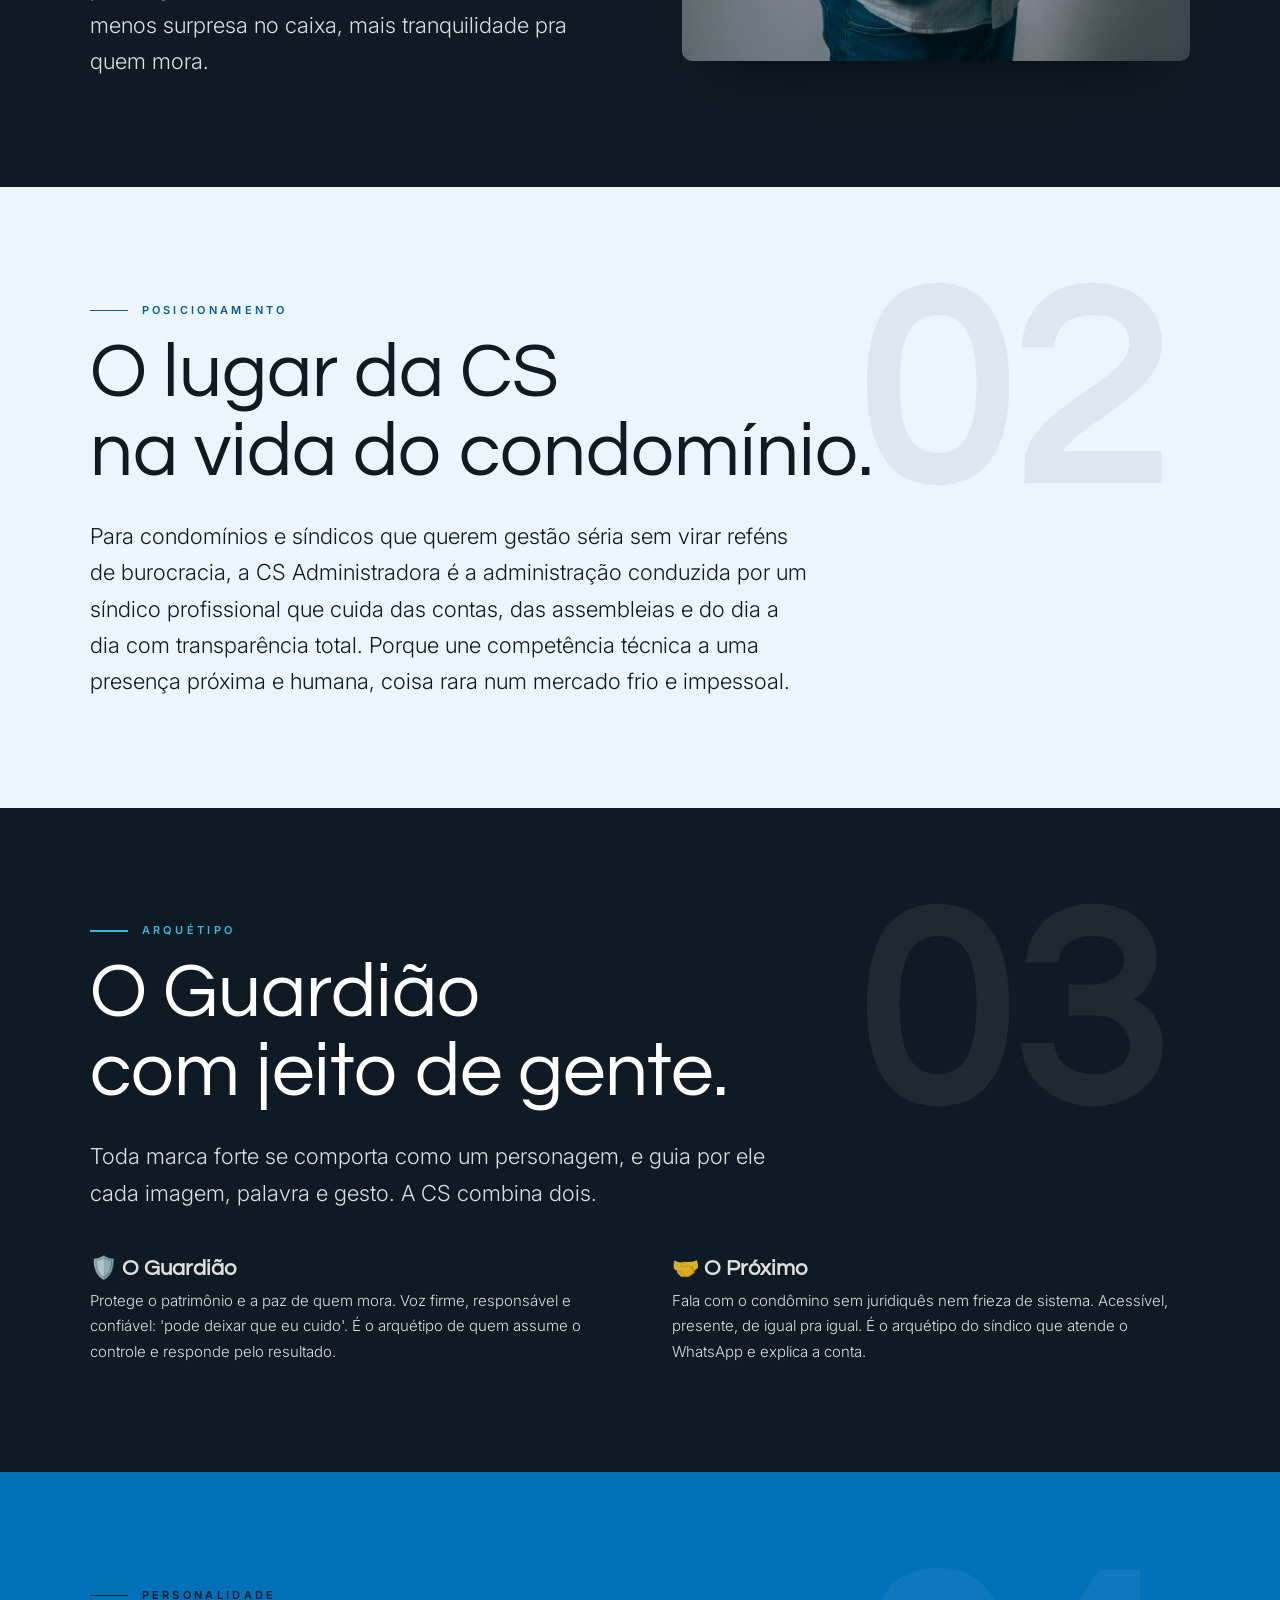
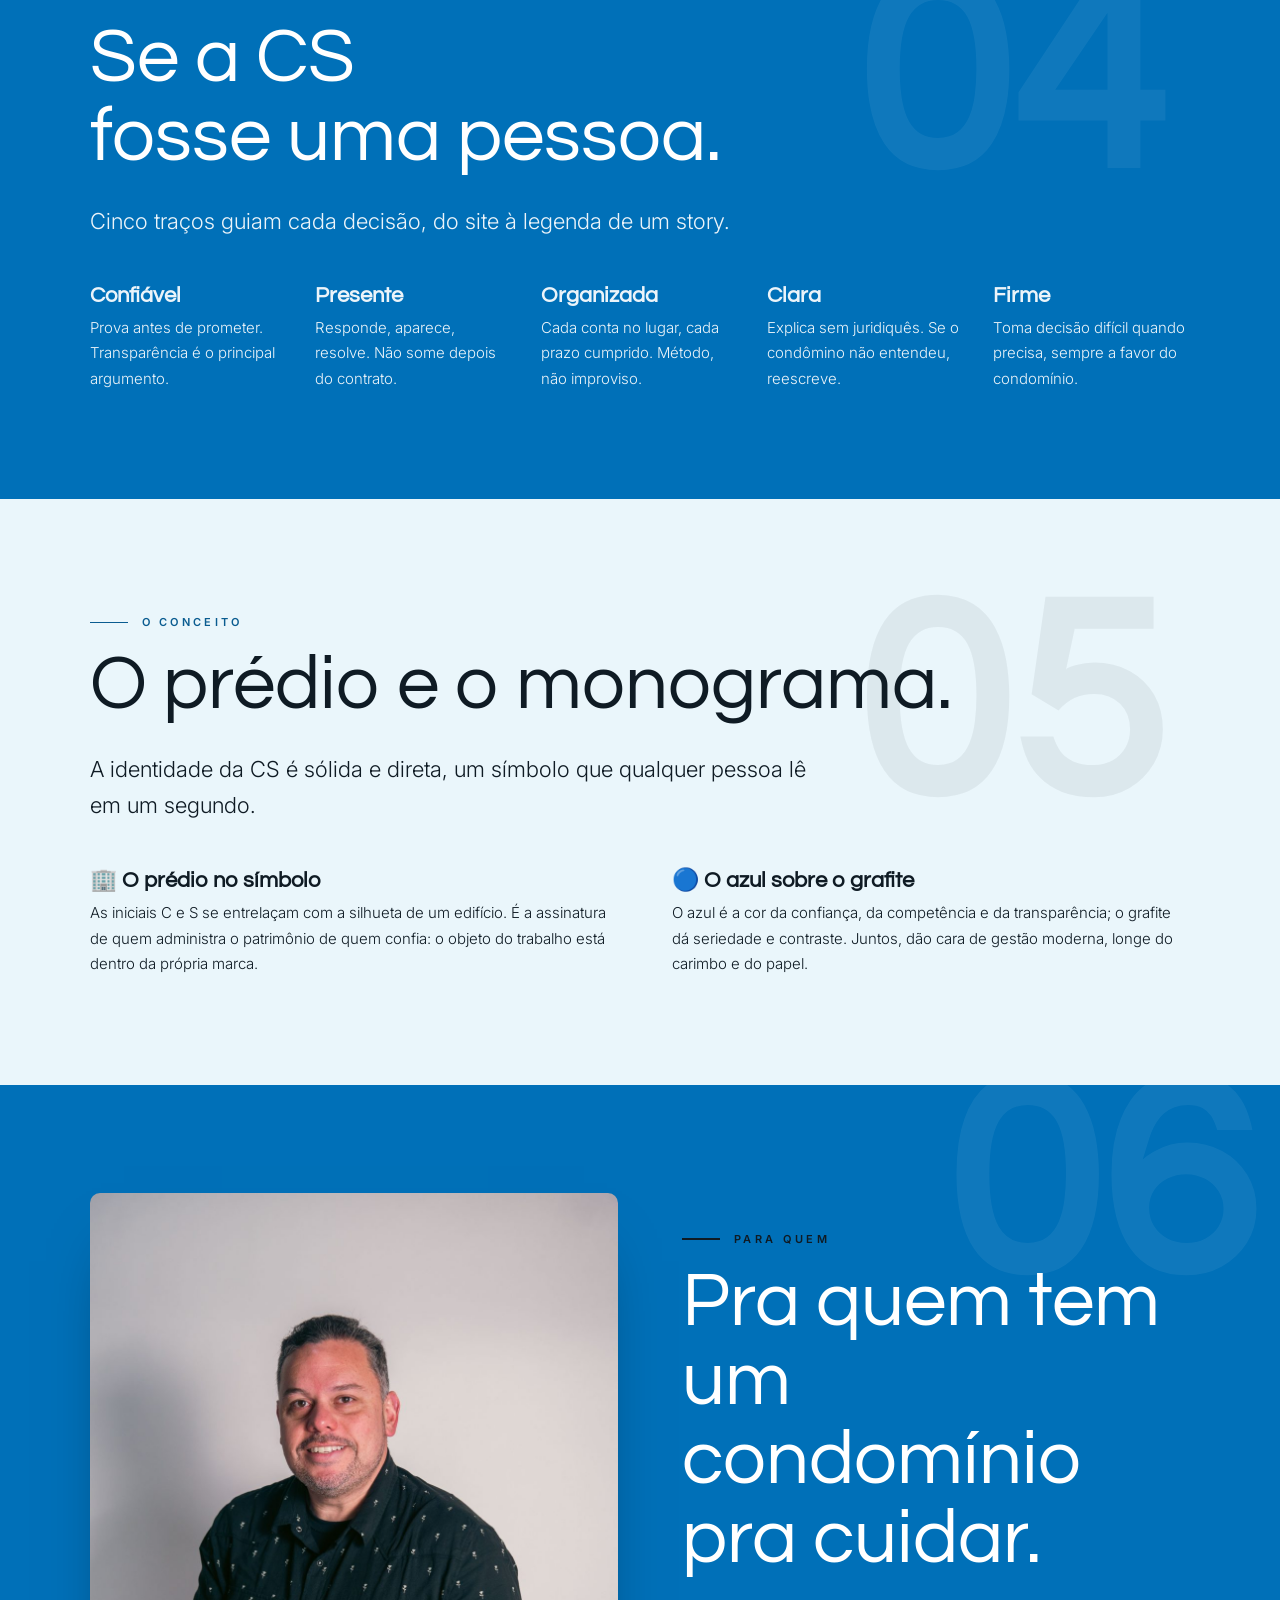
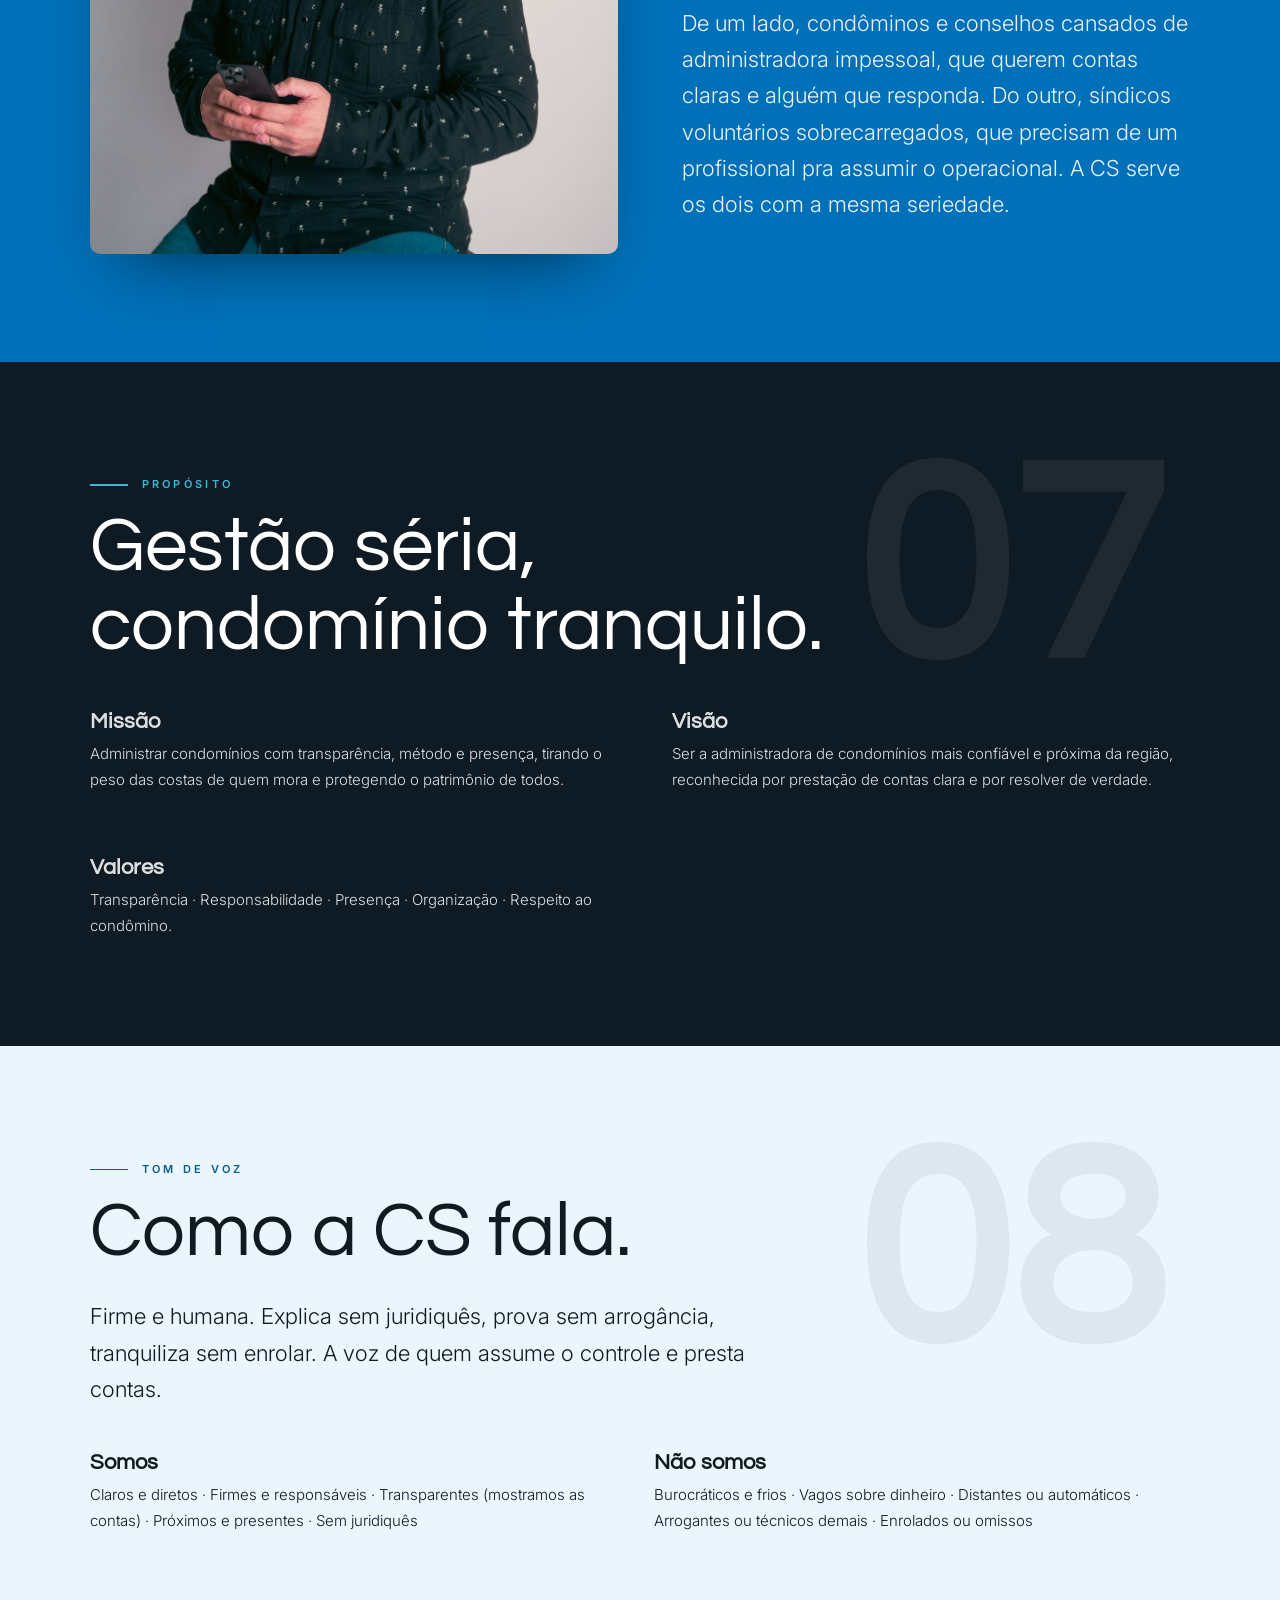
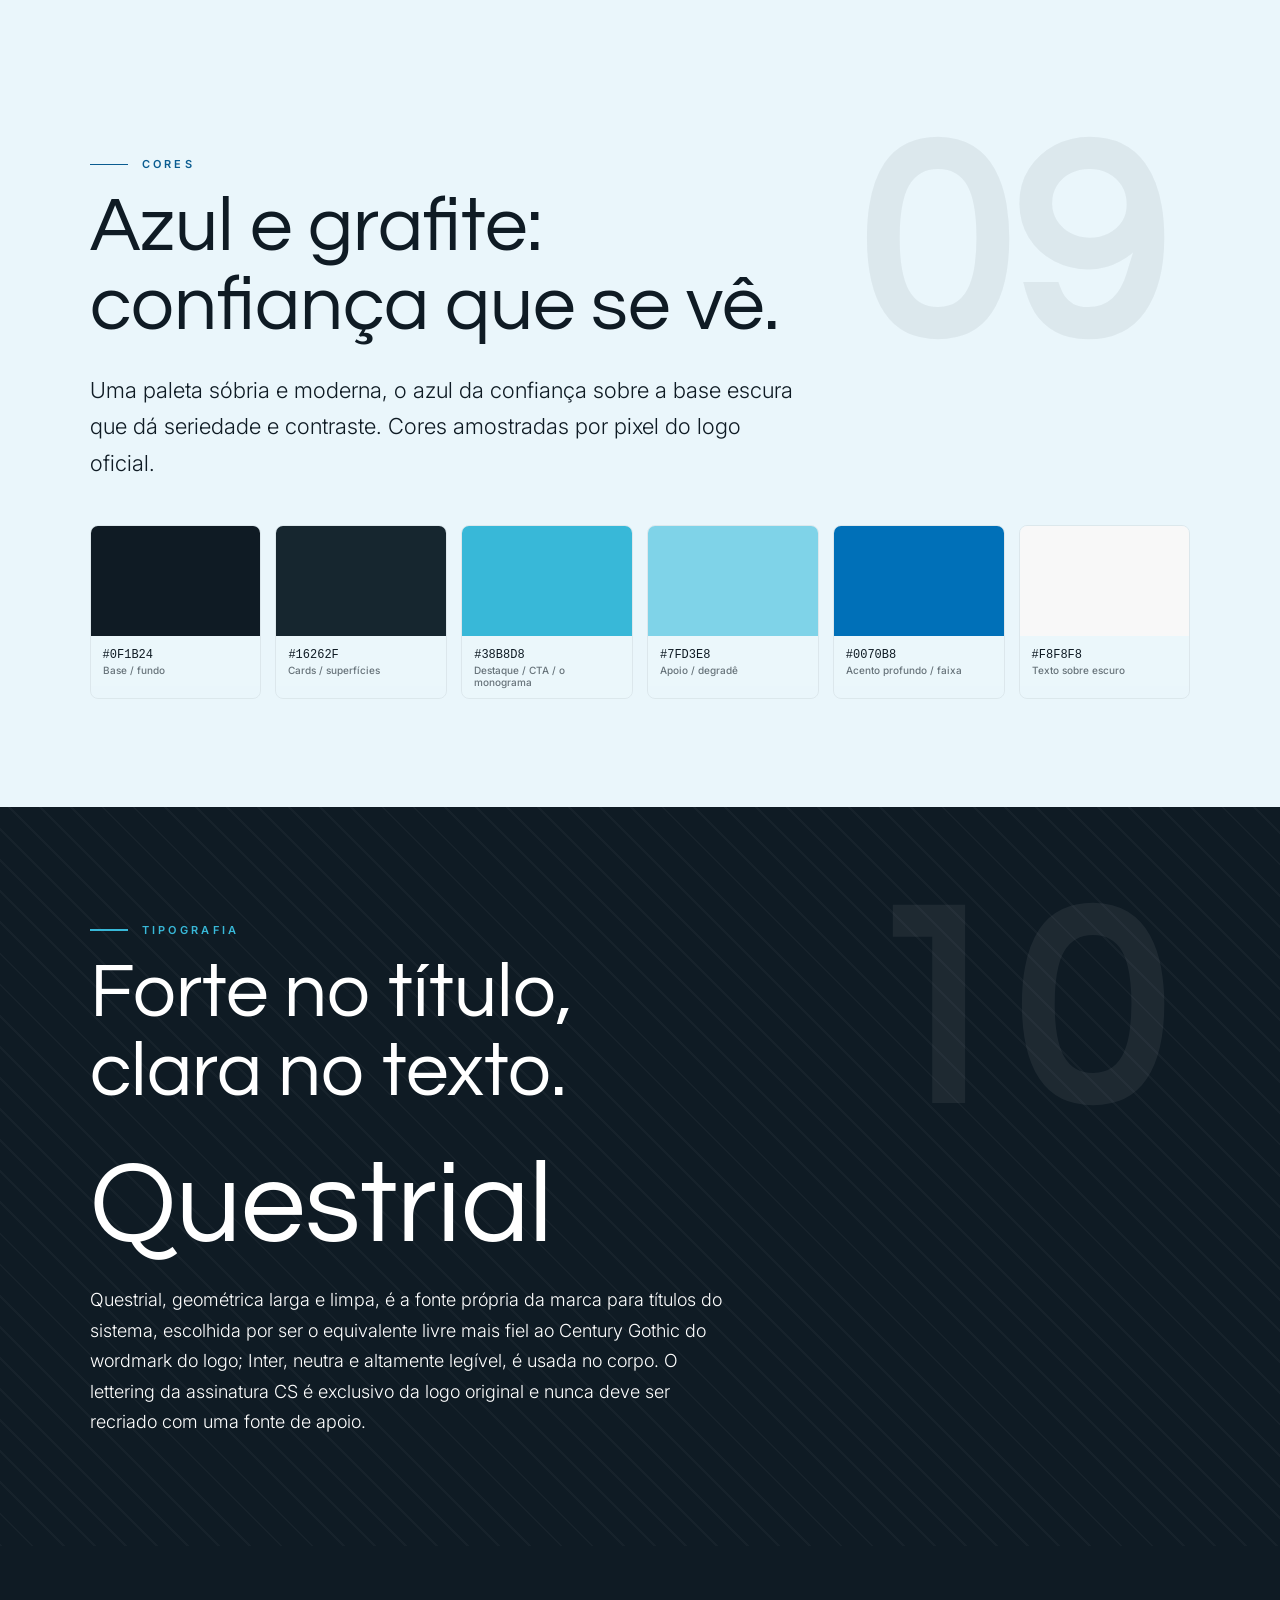
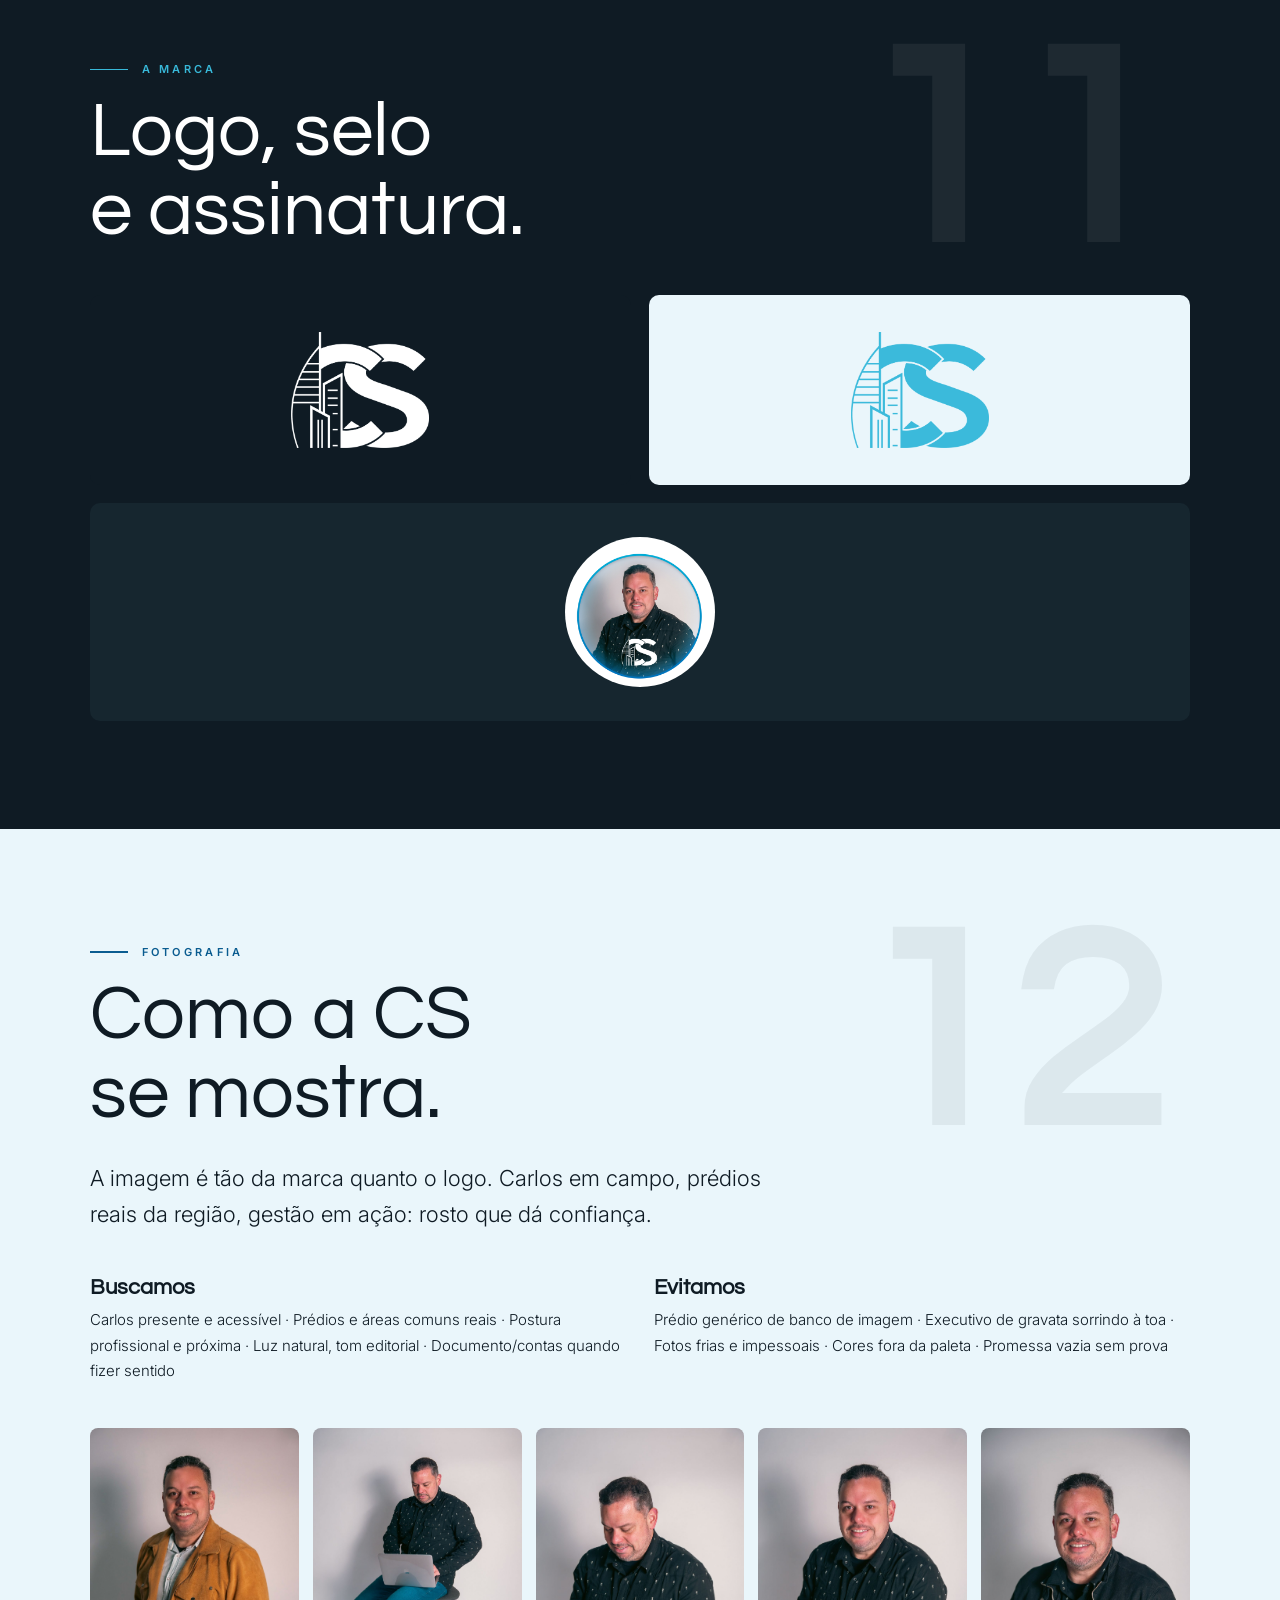
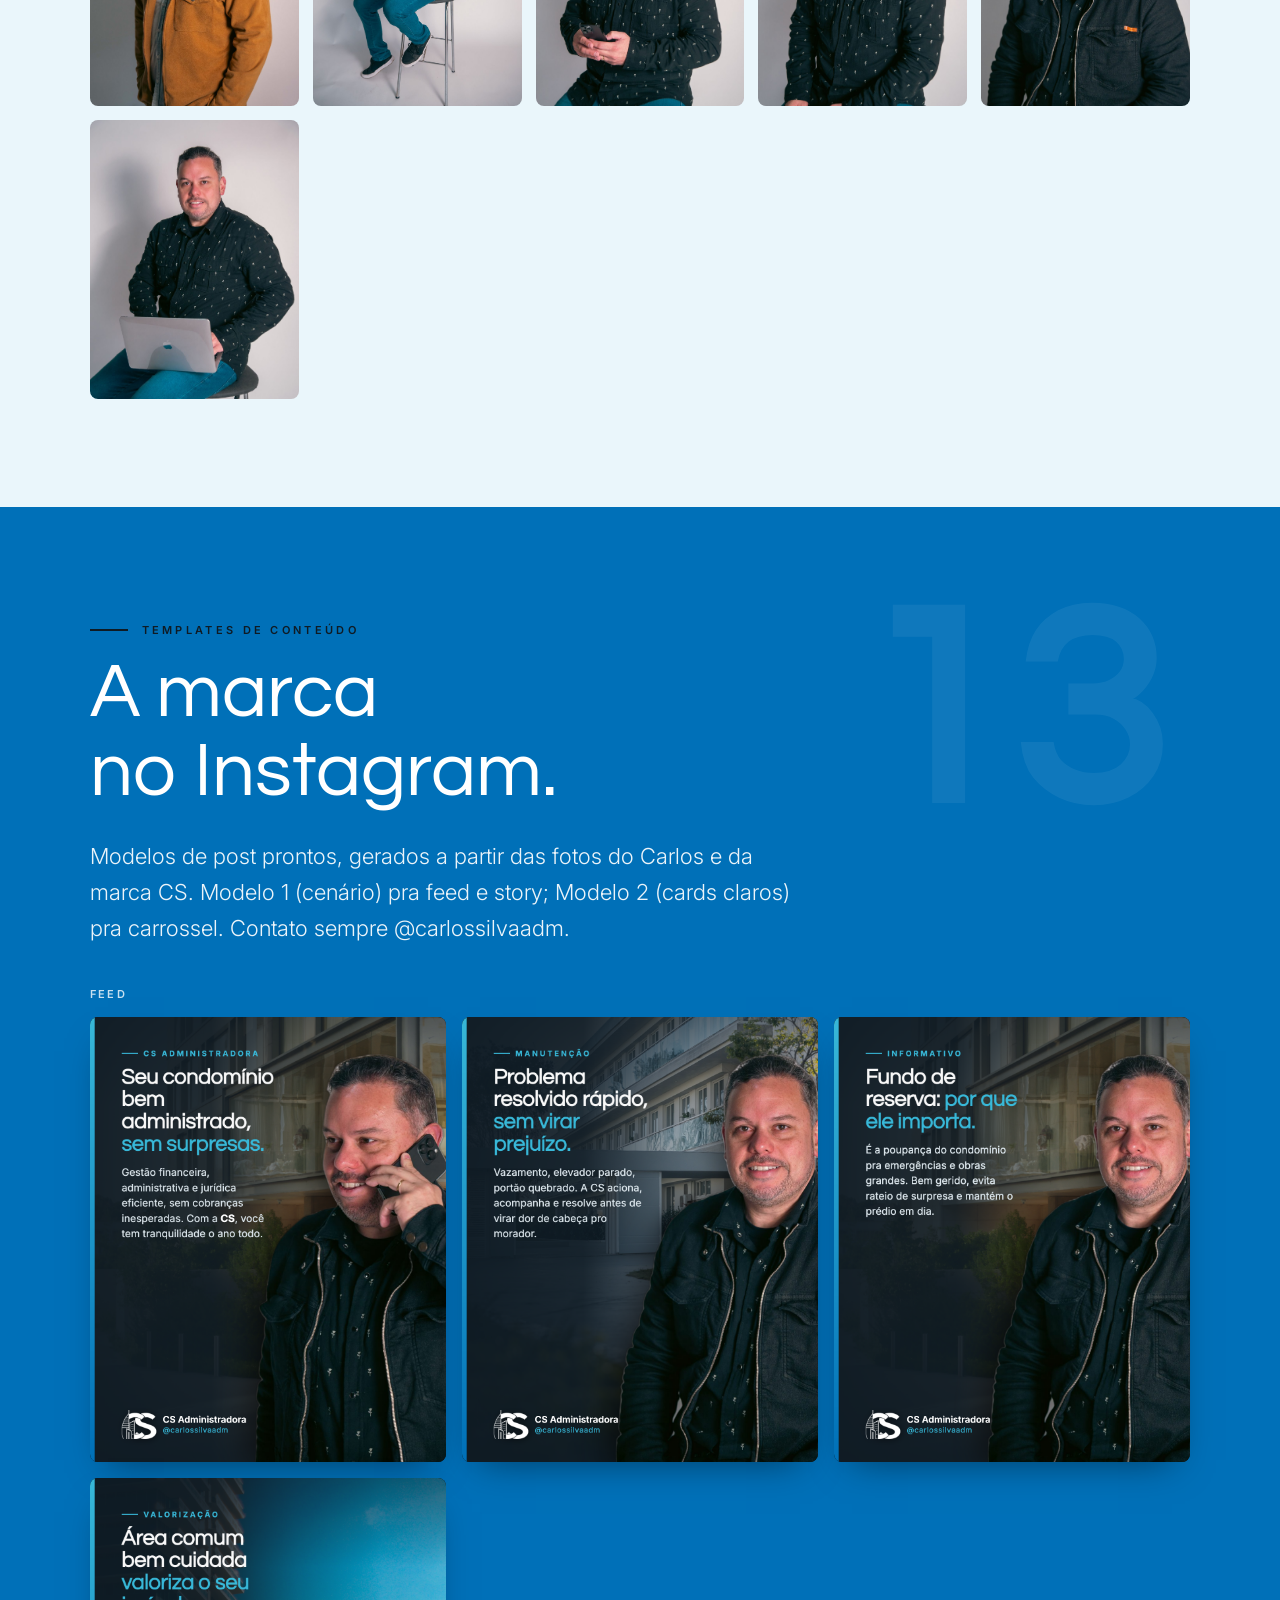
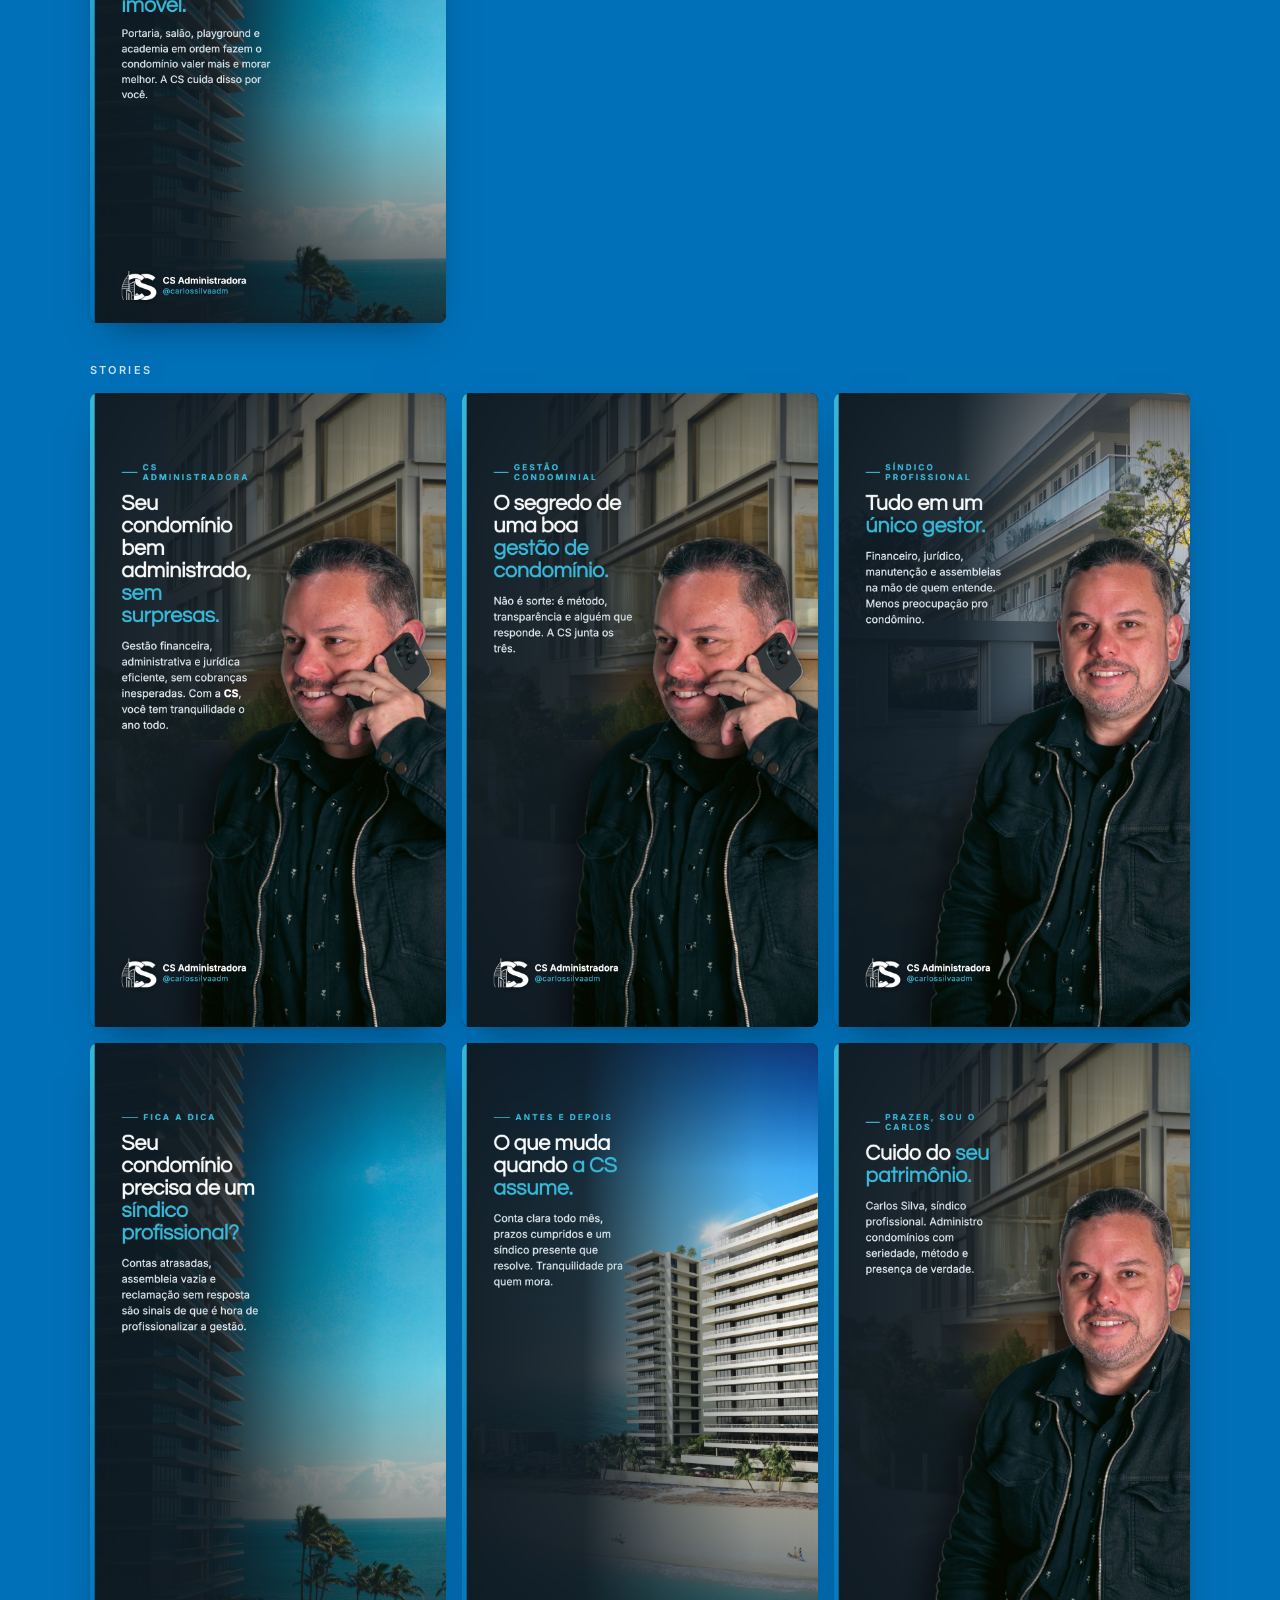
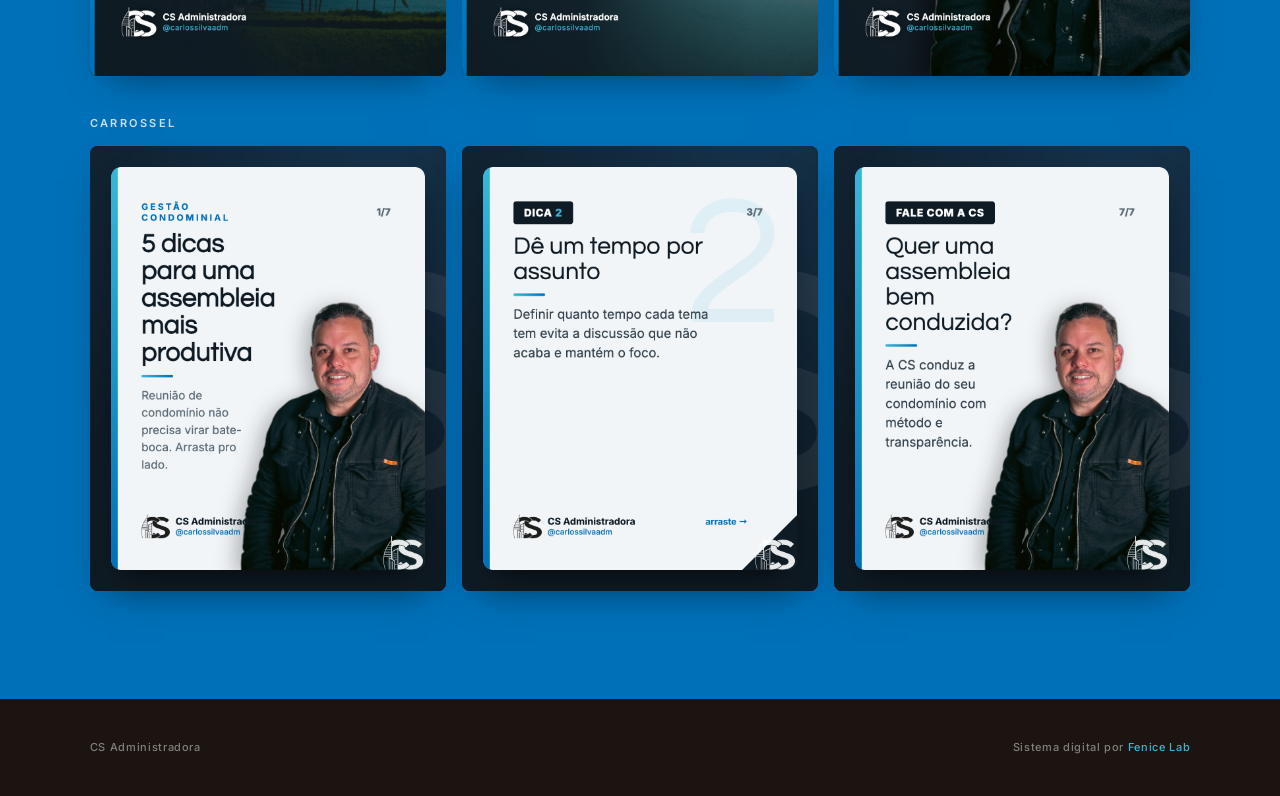
<file: paginas/brandbook.html>
<!DOCTYPE html>
<html lang="pt-BR">
<head>
<meta charset="UTF-8">
<meta name="viewport" content="width=device-width, initial-scale=1.0">
<meta http-equiv="Cache-Control" content="no-cache, no-store, must-revalidate">
<title>Brand Book</title>
<!--
  MOLDE DATA-DRIVEN. NÃO EDITAR POR CLIENTE.
  Renderiza data/brandbook.json (schema em templates/brandbook.schema.json).
  Trocar o JSON troca o brand book inteiro. Nada de conteúdo chumbado aqui.
-->
<link rel="preconnect" href="https://fonts.googleapis.com">
<link rel="preconnect" href="https://fonts.gstatic.com" crossorigin>
<link id="gfonts" rel="stylesheet" href="">
<style>
  *{box-sizing:border-box;margin:0;padding:0}
  html{scroll-behavior:smooth}
  :root{
    /* preenchido em runtime a partir de tema.cores; fallbacks abaixo */
    --cafe:#2D2017; --marrom:#5B412C; --taupe:#A29382; --nude:#DBC6B6;
    --branco:#FFFFFF; --acento:#9C7A2E; --nude-l:#F3ECE3; --taupe-l:#C9BBAB; --taupe-d:#6B5C4B;
    --font-display:'Cormorant Garamond',Georgia,serif;
    --font-body:'Public Sans',system-ui,sans-serif;
    --fg-1:#2A2018;
  }
  body{font-family:var(--font-body);color:var(--fg-1);background:var(--cafe)}
  img{display:block;max-width:100%}

  /* HERO */
  .ed-hero{position:relative;min-height:100vh;display:flex;flex-direction:column;justify-content:center;padding:0 7vw;overflow:hidden}
  .ed-hero .bg{position:absolute;inset:0;background:center/cover}
  .ed-hero .bg::after{content:'';position:absolute;inset:0;background:linear-gradient(180deg,rgba(28,20,16,.55),rgba(28,20,16,.82))}
  .ed-hero .inner{position:relative;max-width:1100px}
  .ed-hero .crest{width:64px;opacity:.9;filter:brightness(0) invert(1);margin-bottom:28px}
  .ed-hero h1{font-family:var(--font-display);font-weight:500;font-size:clamp(48px,11vw,168px);line-height:.92;color:rgba(255,255,255,.94);letter-spacing:.01em}
  .ed-hero .script{font-family:var(--font-display);font-style:italic;font-weight:500;font-size:clamp(22px,3.4vw,40px);color:var(--nude);margin-top:18px}
  .ed-hero .meta{margin-top:40px;font:500 11px/1.8 var(--font-body);letter-spacing:.28em;text-transform:uppercase;color:rgba(255,255,255,.6)}
  .ed-hero .scroll{position:absolute;bottom:36px;left:7vw;font:500 10px/1 var(--font-body);letter-spacing:.3em;text-transform:uppercase;color:rgba(255,255,255,.5)}
  .ed-hero.is-selo{align-items:center;text-align:center;background:#000}
  .ed-hero.is-selo .selo{mix-blend-mode:screen}
  .ed-hero.is-selo .inner{max-width:none;display:flex;flex-direction:column;align-items:center}
  .ed-hero.is-selo .selo{width:min(64vw,460px);height:auto;display:block}
  .ed-hero.is-selo .script{margin-top:6px}
  .ed-hero.is-selo .meta{margin-top:28px}
  .ed-hero.is-selo .scroll{left:50%;transform:translateX(-50%)}

  /* SEÇÃO editorial full-bleed */
  .ed-sec{position:relative;padding:clamp(60px,12vh,140px) 7vw;overflow:hidden}
  .ed-sec .wrap{position:relative;max-width:1140px;margin:0 auto}
  .ed-num{position:absolute;top:-10px;right:2vw;font-family:var(--font-display);font-weight:600;font-size:clamp(120px,22vw,320px);line-height:.8;opacity:.06;pointer-events:none}
  .ed-label{font:600 11px/1 var(--font-body);letter-spacing:.3em;text-transform:uppercase;display:inline-flex;align-items:center;gap:14px}
  .ed-label::before{content:'';width:38px;height:1.5px;background:currentColor}
  .ed-title{font-family:var(--font-display);font-weight:500;font-size:clamp(34px,6vw,76px);line-height:1.04;margin:18px 0 26px;white-space:pre-line}
  .ed-lead{font-size:clamp(17px,2.1vw,22px);line-height:1.65;font-weight:300;max-width:720px}
  .ed-sec.split .wrap{display:grid;grid-template-columns:1.04fr 1fr;gap:clamp(28px,5vw,72px);align-items:center}
  .ed-texto{position:relative;z-index:1}
  .ed-foto{position:relative;z-index:1;border-radius:10px;overflow:hidden;aspect-ratio:4/5;box-shadow:0 34px 64px -34px rgba(0,0,0,.6)}
  .ed-foto img{width:100%;height:100%;object-fit:cover;object-position:center 20%}
  .ed-sec.foto-esq .ed-texto{order:2}.ed-sec.foto-esq .ed-foto{order:1}
  @media(max-width:860px){.ed-sec.split .wrap{grid-template-columns:1fr;gap:28px}.ed-sec.split .ed-texto{order:1!important}.ed-sec.split .ed-foto{order:2!important;aspect-ratio:16/11}}
  .ed-cols{display:grid;grid-template-columns:1fr 1fr;gap:clamp(28px,5vw,72px);margin-top:44px}
  .ed-cols h4{font-family:var(--font-display);font-weight:600;font-size:22px;margin-bottom:8px}
  .ed-cols p{font-size:15px;line-height:1.7;font-weight:300}

  /* temas */
  .escuro{background:var(--cafe);color:rgba(255,255,255,.86)}
  .escuro .ed-label{color:var(--taupe-l)}.escuro .ed-title,.escuro .ed-num{color:#fff}
  .claro{background:var(--nude-l);color:var(--fg-1)}
  .claro .ed-label{color:var(--taupe-d)}.claro .ed-title,.claro .ed-num{color:var(--cafe)}
  .acento{background:var(--taupe);color:rgba(255,255,255,.92)}
  .acento .ed-label{color:var(--cafe)}.acento .ed-title,.acento .ed-num{color:#fff}
  .pattern{background:var(--cafe);color:#fff}
  .pattern::before{content:'';position:absolute;inset:0;background:repeating-linear-gradient(45deg,rgba(255,255,255,.03) 0 2px,transparent 2px 22px)}
  .pattern .wrap{z-index:1}
  .pattern .ed-label{color:var(--taupe-l)}.pattern .ed-title,.pattern .ed-num{color:#fff}

  /* paleta */
  .paleta{display:grid;grid-template-columns:repeat(auto-fit,minmax(120px,1fr));gap:14px;margin-top:44px}
  .paleta .c{border-radius:8px;overflow:hidden;cursor:pointer;border:1px solid rgba(0,0,0,.06)}
  .paleta .c .sw{height:110px}
  .paleta .c .nm{padding:10px 12px;background:rgba(255,255,255,.06);font:500 12px var(--font-body)}
  .paleta .c .nm .hx{font-family:ui-monospace,Menlo,monospace}
  .paleta .c .nm .us{display:block;font-size:10px;opacity:.6;margin-top:2px}

  /* marcas */
  .marcas{display:grid;grid-template-columns:repeat(2,minmax(260px,1fr));gap:18px;margin-top:44px}
  .marcas .m{border-radius:10px;min-height:190px;display:grid;place-items:center;padding:34px}
  .marcas .m img{width:min(100%,420px);max-height:116px;object-fit:contain}
  .marcas .m:last-child:nth-child(odd){grid-column:1/-1}
  .marcas .m:last-child:nth-child(odd) img{width:150px;max-height:150px;border-radius:50%}

  /* tipografia */
  .typo{margin-top:40px}
  .typo .big{font-family:var(--font-display);font-weight:500;font-size:clamp(48px,9vw,120px);line-height:.95;color:#fff}
  .pattern .typo .big{color:#fff}
  .typo .body-sample{font-family:var(--font-body);font-weight:300;font-size:18px;line-height:1.7;margin-top:24px;max-width:640px}

  /* somos-nao / cards */
  .grade-fotos{display:grid;grid-template-columns:repeat(auto-fill,minmax(180px,1fr));gap:14px;margin-top:44px}
  .grade-fotos div{border-radius:8px;overflow:hidden;aspect-ratio:3/4}
  .grade-fotos img{width:100%;height:100%;object-fit:cover;object-position:center 22%}

  /* templates */
  .tpl-grupo{margin-top:40px}
  .tpl-grupo .gnome{font:600 11px var(--font-body);letter-spacing:.22em;text-transform:uppercase;margin-bottom:16px;opacity:.85}
  .tpl-grid{display:grid;grid-template-columns:repeat(3,1fr);gap:16px}
  .tpl-grid div{border-radius:8px;overflow:hidden;box-shadow:0 16px 36px -18px rgba(0,0,0,.5);background:#0f0f0f;display:flex;align-items:center;justify-content:center}
  .tpl-grid.is-feed div{aspect-ratio:4/5}
  .tpl-grid.is-story div{aspect-ratio:9/16}
  .tpl-grid div img{width:100%;height:100%;object-fit:contain;display:block}

  footer{padding:40px 7vw;background:#1C1410;color:rgba(255,255,255,.45);font:500 11px/1.6 var(--font-body);letter-spacing:.06em;display:flex;justify-content:space-between;flex-wrap:wrap;gap:12px}
  footer a{color:var(--taupe-l);text-decoration:none}
  #toast{position:fixed;bottom:26px;left:50%;transform:translateX(-50%) translateY(20px);background:var(--acento);color:#fff;font-weight:700;font-size:13px;padding:11px 22px;border-radius:30px;opacity:0;pointer-events:none;transition:.25s;z-index:50}
  #toast.show{opacity:1;transform:translateX(-50%) translateY(0)}
  #erro{padding:80px 7vw;color:#c0392b;font-family:var(--font-body)}
  @media(max-width:760px){.ed-cols{grid-template-columns:1fr}.tpl-grid{grid-template-columns:1fr 1fr}.marcas{grid-template-columns:1fr}.marcas .m:last-child:nth-child(odd){grid-column:auto}}
</style>
</head>
<body>
<main id="app"><div id="erro" style="display:none"></div></main>
<div id="toast"></div>

<script>
const esc = s => String(s==null?'':s).replace(/[&<>"]/g,c=>({'&':'&amp;','<':'&lt;','>':'&gt;','"':'&quot;'}[c]));
const fundo = f => ({escuro:'escuro',claro:'claro',acento:'acento',pattern:'pattern'}[f]||'escuro');

function aplicarTema(t){
  if(!t) return;
  const r = document.documentElement.style;
  const c = t.cores||{};
  for(const k in c) r.setProperty('--'+k, c[k]);
  // derivados úteis se não vierem no JSON
  if(c.nude && !c['nude-l']) r.setProperty('--nude-l', c.branco||'#F3ECE3');
  if(c.taupe && !c['taupe-l']) r.setProperty('--taupe-l', c.taupe);
  if(c.cafe) r.setProperty('--fg-1', c.cafe);
  const f = t.fonts||{};
  if(f.display) r.setProperty('--font-display', `'${f.display.web||f.display.oficial}',Georgia,serif`);
  if(f.body) r.setProperty('--font-body', `'${f.body.web||f.body.oficial}',system-ui,sans-serif`);
  const families=[]; if(f.display&&f.display.googleFont)families.push(f.display.googleFont); if(f.body&&f.body.googleFont)families.push(f.body.googleFont);
  if(families.length) document.getElementById('gfonts').href='https://fonts.googleapis.com/css2?'+families.map(x=>'family='+x).join('&')+'&display=swap';
}

function hero(m){
  m=m||{};
  if(m.hero_modo==='selo' && m.hero_bg){
    return `<header class="ed-hero is-selo">
    <div class="inner">
      <img class="selo" src="${esc(m.hero_bg)}" alt="${esc(m.nome||'')}">
      ${m.tagline?`<div class="script">${esc(m.tagline)}</div>`:''}
      <div class="meta">Brand Book${m.segmento?' · '+esc(m.segmento):''}${m.ano?' · '+esc(m.ano):''}</div>
    </div>
    <div class="scroll">↓ role para conhecer a marca</div>
  </header>`;
  }
  return `<header class="ed-hero">
    <div class="bg" style="background-image:url('${esc(m.hero_bg||'')}')"></div>
    <div class="inner">
      ${m.logo_simbolo?`<img class="crest" src="${esc(m.logo_simbolo)}" alt="">`:''}
      <h1>${esc(m.nome||'').replace(/ /,'<br>')}</h1>
      ${m.tagline?`<div class="script">${esc(m.tagline)}</div>`:''}
      <div class="meta">Brand Book${m.segmento?' · '+esc(m.segmento):''}${m.ano?' · '+esc(m.ano):''}</div>
    </div>
    <div class="scroll">↓ role para conhecer a marca</div>
  </header>`;
}

const blocos = {
  'texto': s => `<p class="ed-lead">${esc(s.lead)}</p>`,
  'texto-foto': s => '', // tratado no wrapper (split)
  'duas-colunas': s => (s.lead?`<p class="ed-lead">${esc(s.lead)}</p>`:'') +
    `<div class="ed-cols">${(s.colunas||[]).map(c=>`<div><h4>${esc(c.titulo)}</h4><p>${esc(c.texto)}</p></div>`).join('')}</div>`,
  'cards': s => (s.lead?`<p class="ed-lead">${esc(s.lead)}</p>`:'') +
    `<div class="ed-cols" style="grid-template-columns:repeat(auto-fit,minmax(160px,1fr));gap:28px">${(s.cards||[]).map(c=>`<div><h4>${esc(c.titulo)}</h4><p>${esc(c.texto)}</p></div>`).join('')}</div>`,
  'somos-nao': s => (s.lead?`<p class="ed-lead">${esc(s.lead)}</p>`:'') +
    `<div class="ed-cols" style="grid-template-columns:repeat(auto-fit,minmax(220px,1fr));gap:28px">
      <div><h4>${esc((s.esquerda||{}).titulo)}</h4><p>${((s.esquerda||{}).itens||[]).map(esc).join(' · ')}</p></div>
      <div><h4>${esc((s.direita||{}).titulo)}</h4><p>${((s.direita||{}).itens||[]).map(esc).join(' · ')}</p></div>
    </div>` + (s.grade_fotos?`<div class="grade-fotos">${s.grade_fotos.map(f=>`<div><img loading="lazy" src="${esc(f)}" alt=""></div>`).join('')}</div>`:''),
  'paleta': s => (s.lead?`<p class="ed-lead">${esc(s.lead)}</p>`:'') +
    `<div class="paleta">${(s.cores||[]).map(c=>`<div class="c" data-hex="${esc(c.hex)}"><div class="sw" style="background:${esc(c.hex)}"></div><div class="nm"><span class="hx">${esc(c.hex)}</span><span class="us">${esc(c.uso||'')}</span></div></div>`).join('')}</div>`,
  'tipografia': s => `<div class="typo"><div class="big">${esc(s.display_nome||'Aa')}</div><p class="body-sample">${esc(s.amostra||'')}</p></div>`,
  'marcas': s => `<div class="marcas">${(s.logos||[]).map(l=>`<div class="m" style="background:${esc(l.bg||'#fff')}"><img src="${esc(l.src)}" alt=""></div>`).join('')}</div>`,
  'templates': s => (s.lead?`<p class="ed-lead">${esc(s.lead)}</p>`:'') +
    (s.grupos||[]).map(g=>`<div class="tpl-grupo"><div class="gnome">${esc(g.nome)}</div><div class="tpl-grid ${/stor/i.test(g.nome)?'is-story':'is-feed'}">${(g.imgs||[]).map(i=>`<div><img loading="lazy" src="${esc(i)}?v=2" alt=""></div>`).join('')}</div></div>`).join('')
};

function secao(s, i){
  const n = String(i+1).padStart(2,'0');
  const cls = fundo(s.fundo);
  const head = `<div class="ed-num">${n}</div><span class="ed-label">${esc(s.label)}</span><h2 class="ed-title">${esc(s.titulo)}</h2>`;
  if(s.tipo==='texto-foto'){
    const lado = s.fotoLado==='esq'?'foto-esq':'foto-dir';
    return `<section class="ed-sec ${cls} split ${lado}"><div class="ed-num">${n}</div><div class="wrap">
      <div class="ed-texto"><span class="ed-label">${esc(s.label)}</span><h2 class="ed-title">${esc(s.titulo)}</h2><p class="ed-lead">${esc(s.lead)}</p></div>
      <div class="ed-foto"><img loading="lazy" src="${esc(s.foto)}" alt=""></div>
    </div></section>`;
  }
  const corpo = (blocos[s.tipo]||blocos['texto'])(s);
  return `<section class="ed-sec ${cls}"><div class="wrap">${head}${corpo}</div></section>`;
}

function footer(m){
  m=m||{};
  return `<footer>
    <span>${esc(m.nome||'')}${m.fundadoras&&m.fundadoras.length?' · '+m.fundadoras.map(esc).join(' & '):''}</span>
    <span>${m.designer_identidade?'Identidade: '+esc(m.designer_identidade)+(m.ano?', '+esc(m.ano):'')+' · ':''}Sistema digital por <a href="https://fenicelab.com.br">Fenice Lab</a></span>
  </footer>`;
}

fetch('../data/brandbook.json',{cache:'no-store'})
  .then(r=>{ if(!r.ok) throw new Error('brandbook.json não encontrado ('+r.status+')'); return r.json(); })
  .then(bb=>{
    aplicarTema(bb.tema);
    document.title = (bb.marca&&bb.marca.nome?bb.marca.nome+' · ':'')+'Brand Book';
    const html = hero(bb.marca) + (bb.secoes||[]).map(secao).join('') + footer(bb.marca);
    document.getElementById('app').innerHTML = html;
    // copiar hex
    const toast=document.getElementById('toast');let tt;
    document.querySelectorAll('.paleta .c[data-hex]').forEach(c=>c.addEventListener('click',()=>{
      const h=c.dataset.hex; navigator.clipboard&&navigator.clipboard.writeText(h);
      toast.textContent=h+' copiado'; toast.classList.add('show'); clearTimeout(tt); tt=setTimeout(()=>toast.classList.remove('show'),1400);
    }));
  })
  .catch(e=>{ const el=document.getElementById('erro'); el.style.display='block'; el.textContent='Erro ao carregar o Brand Book: '+e.message; });
</script>
</body>
</html>
</file>
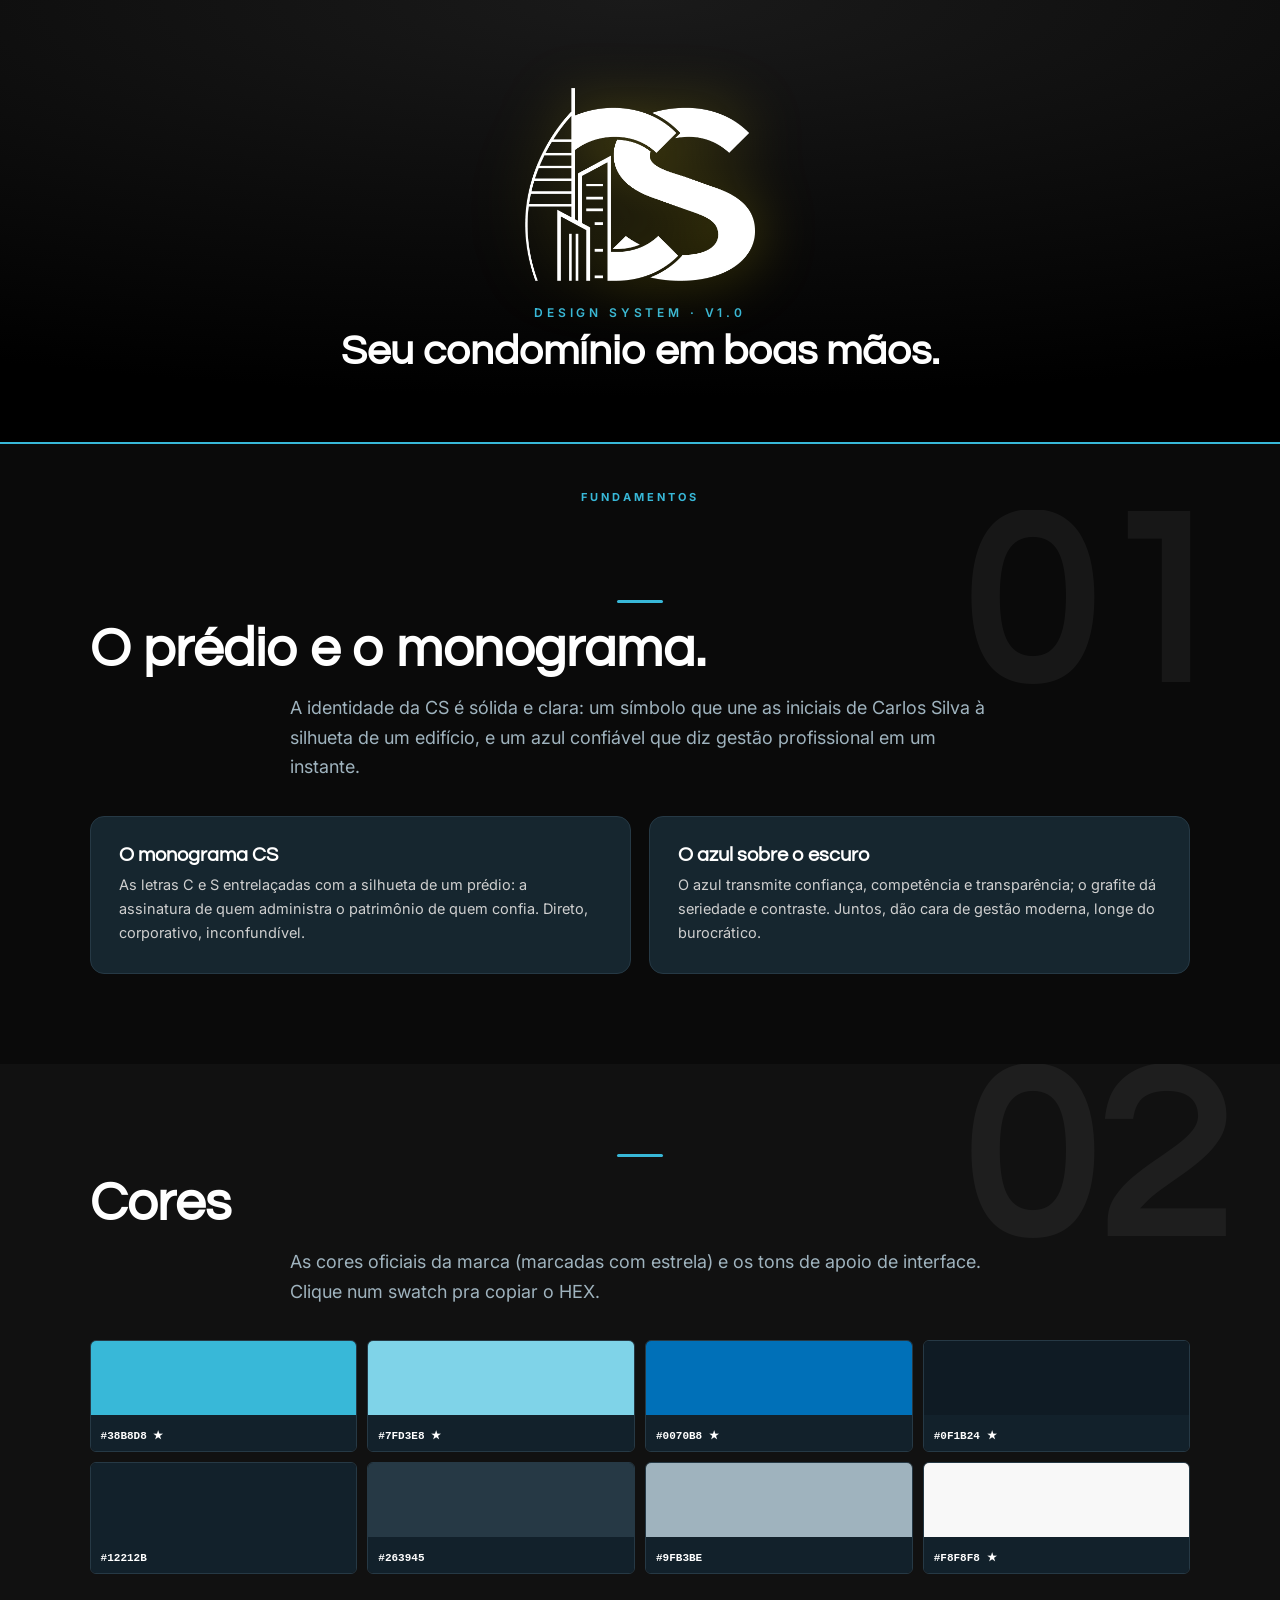
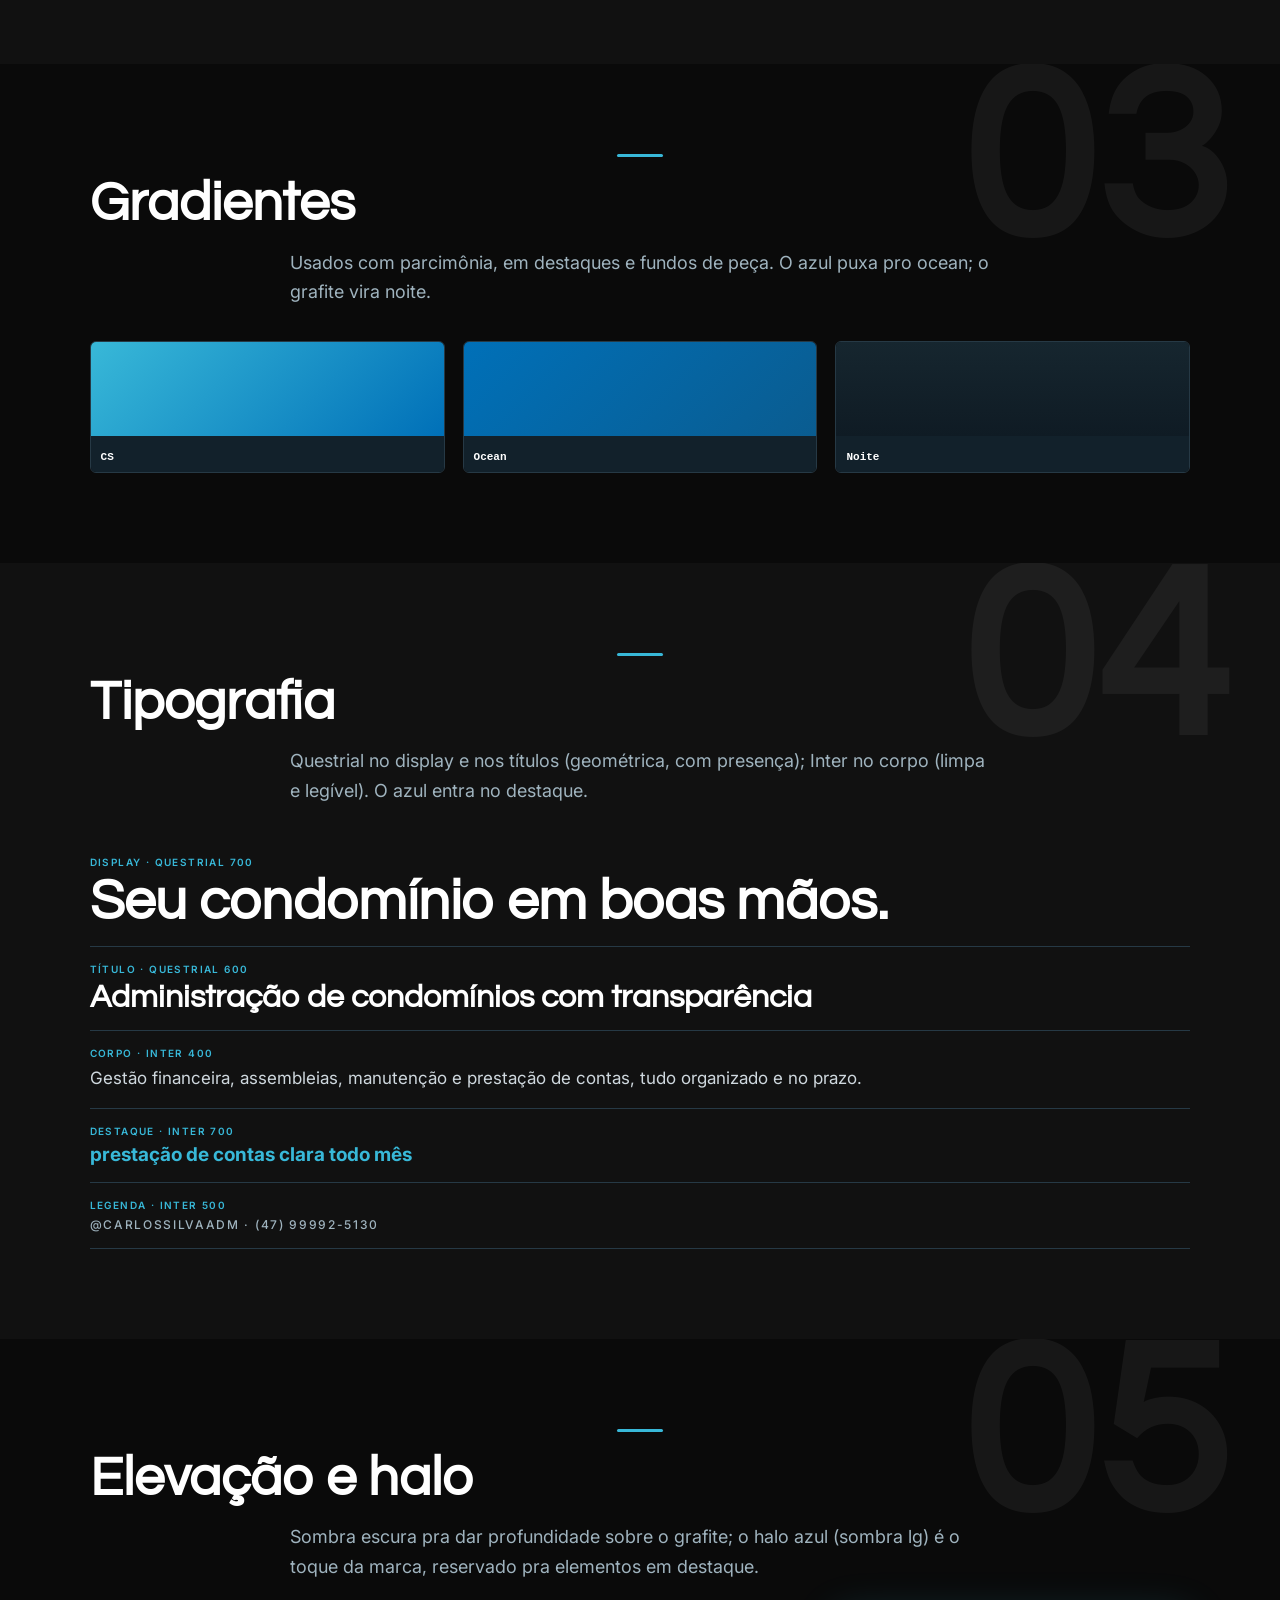
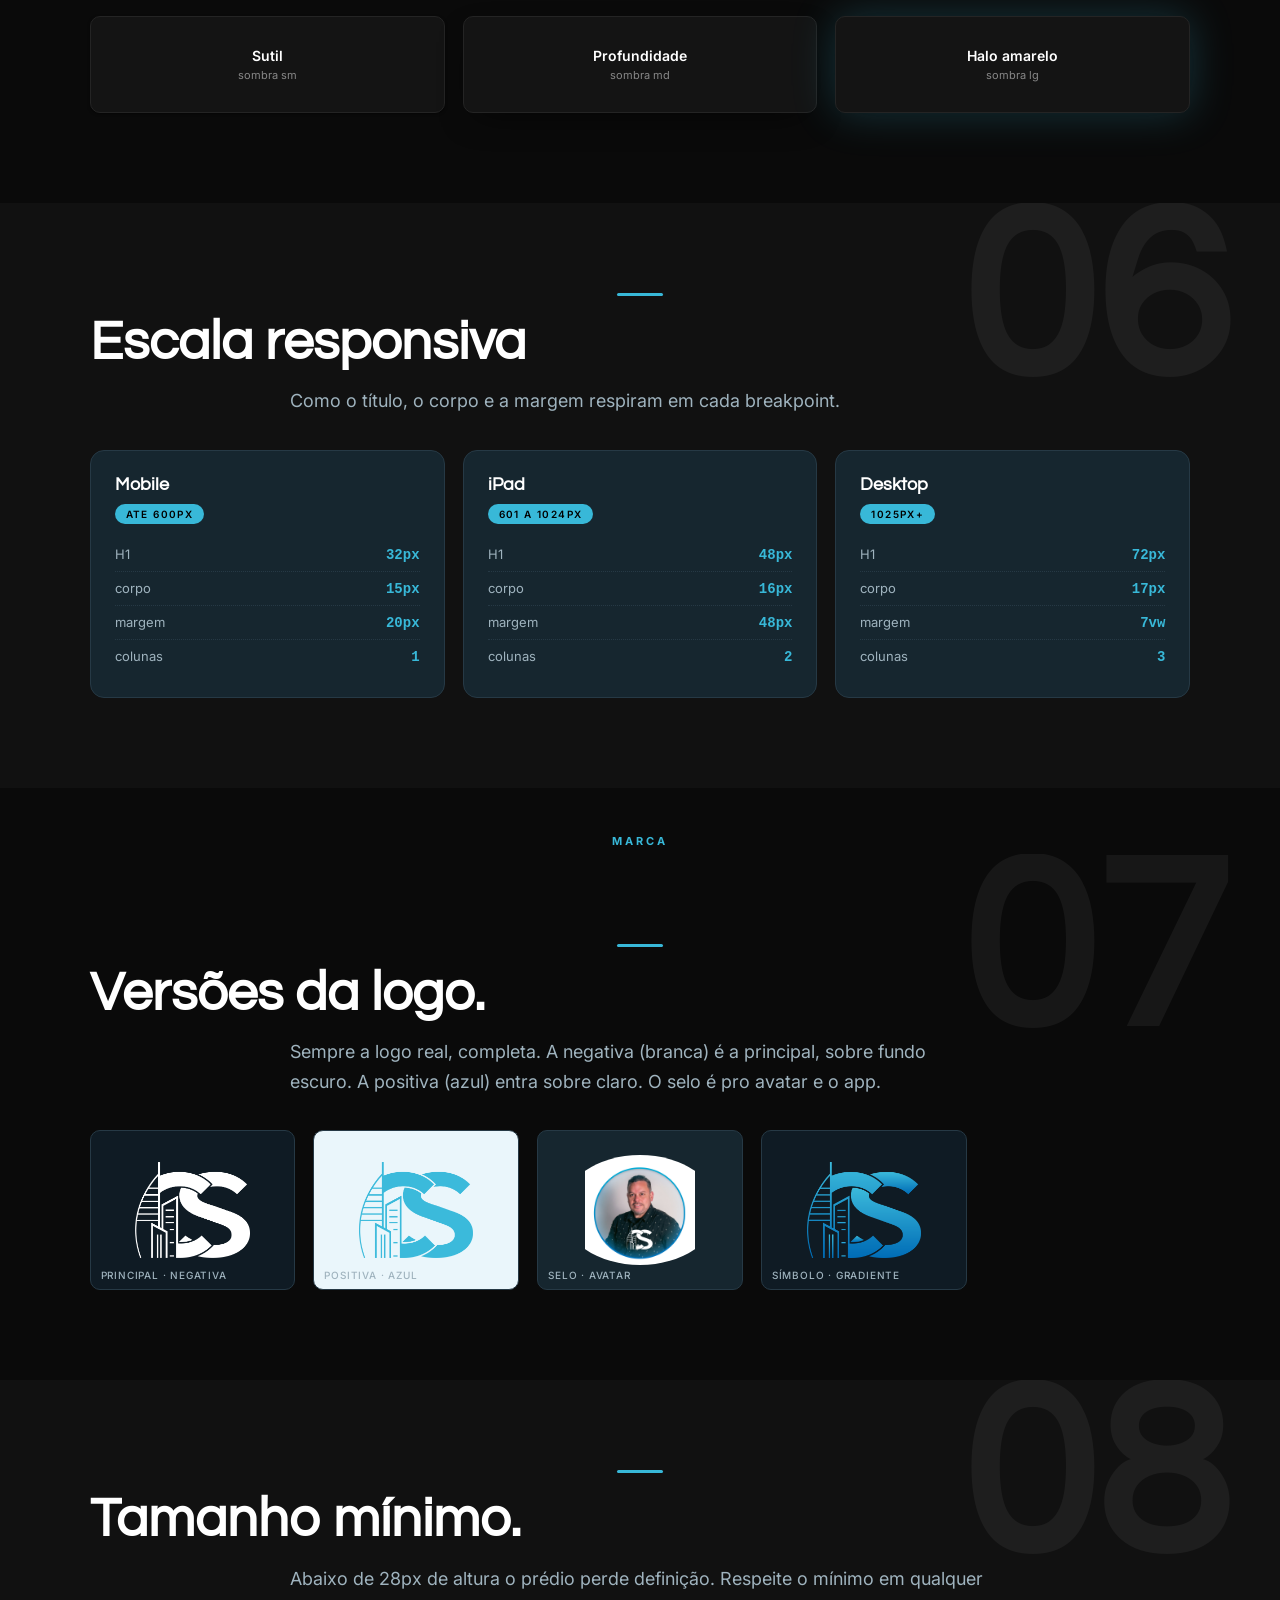
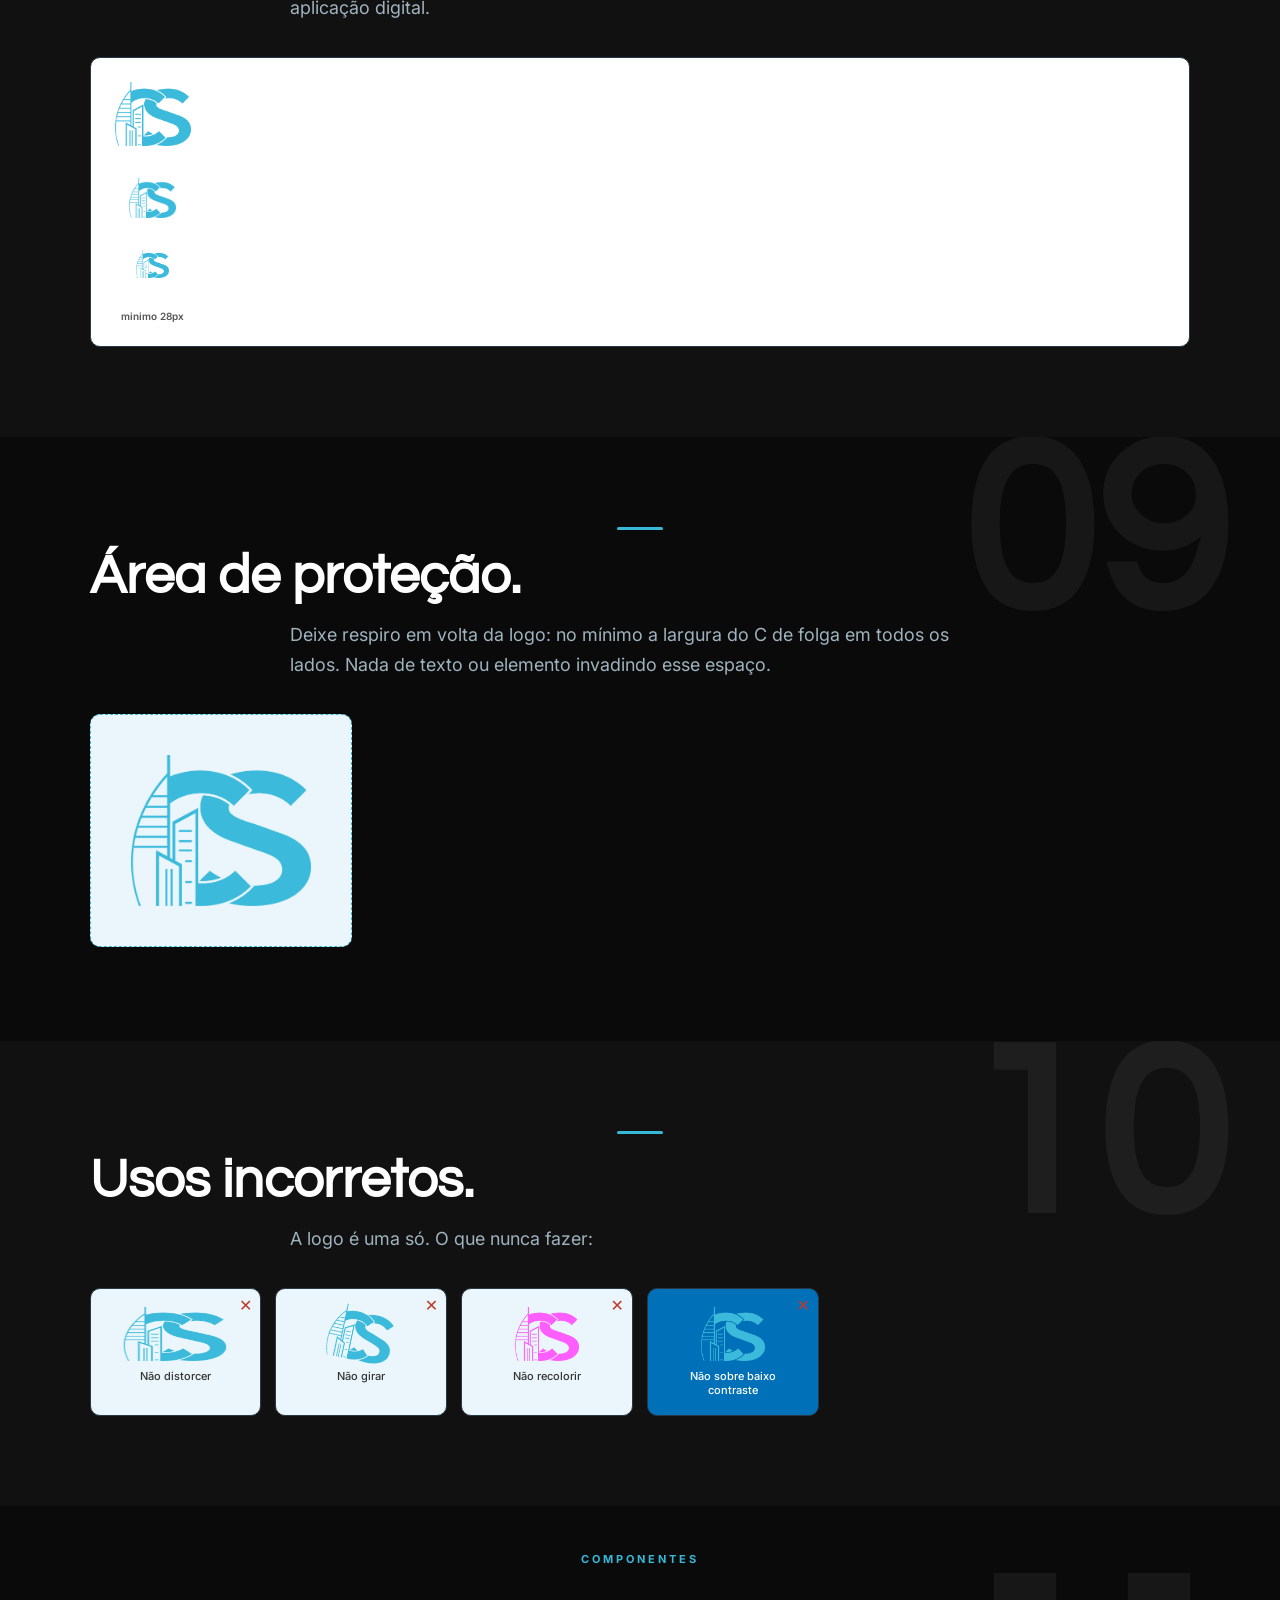
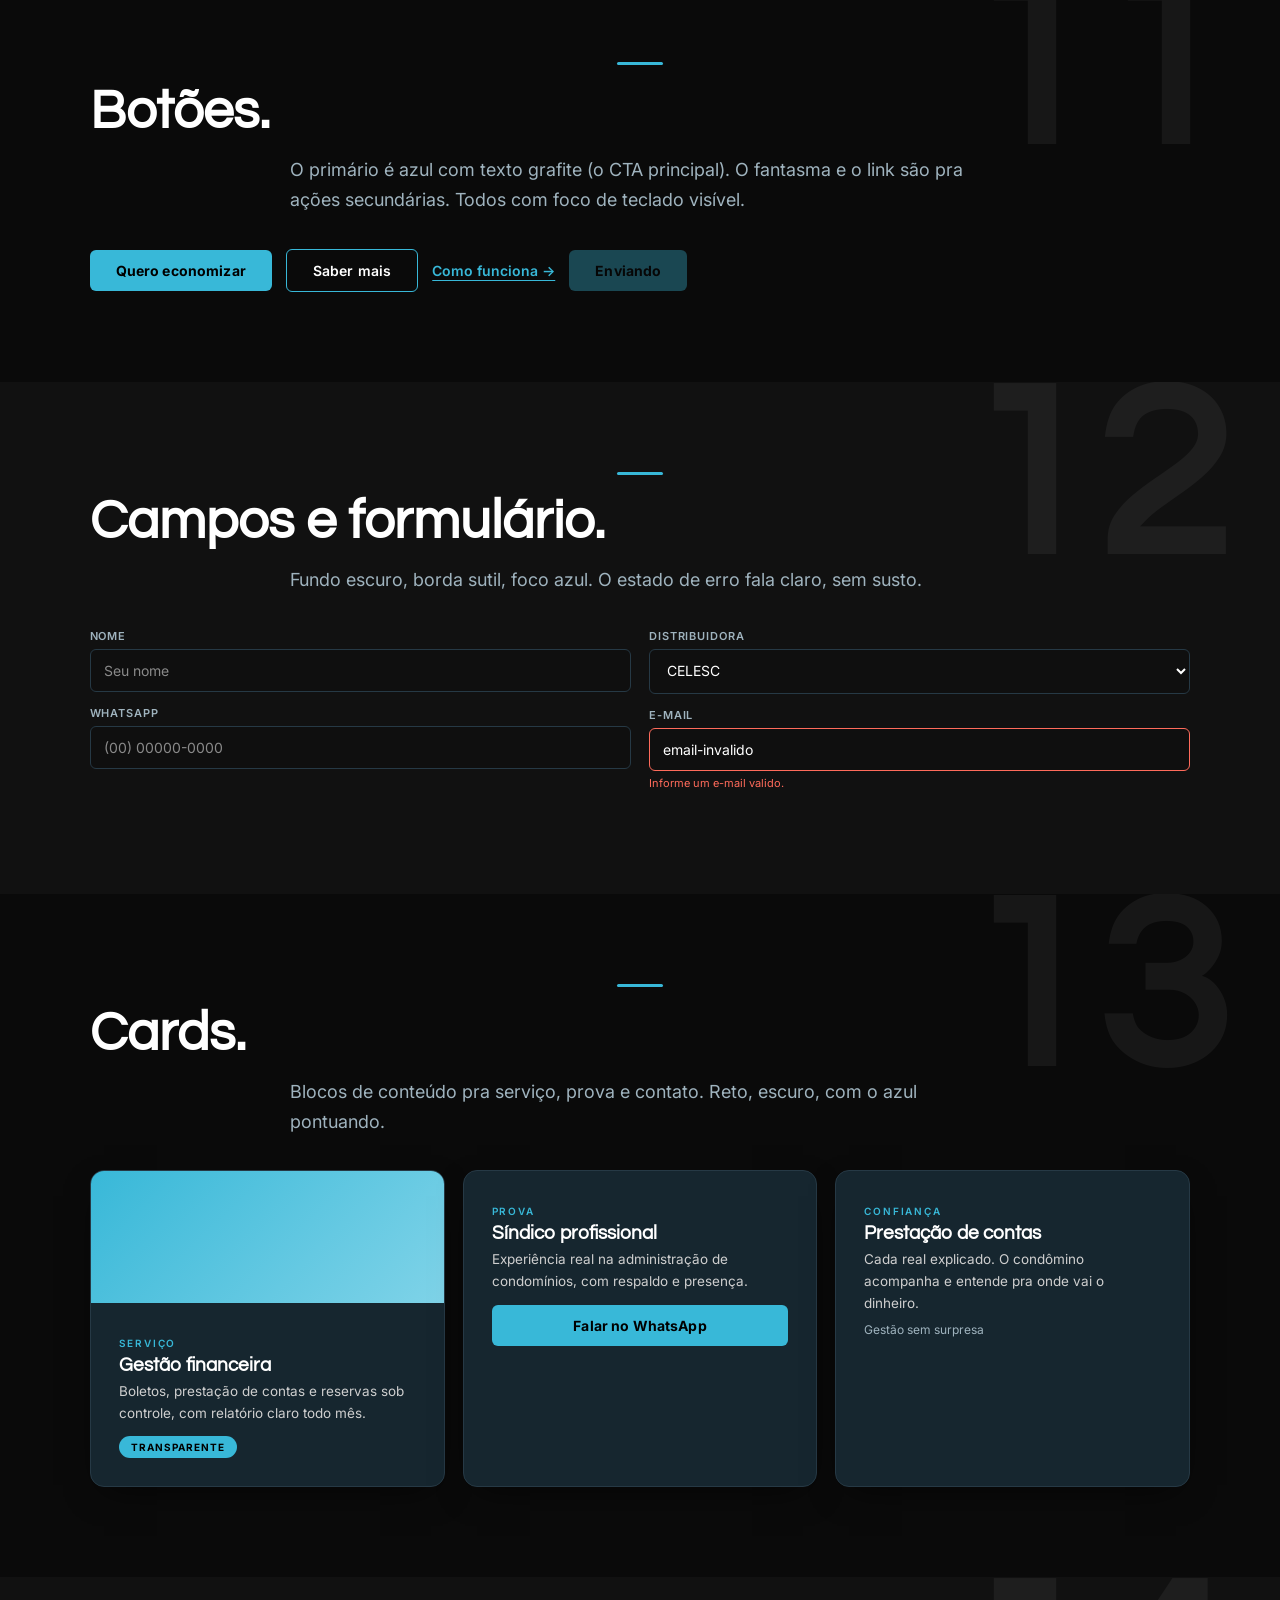
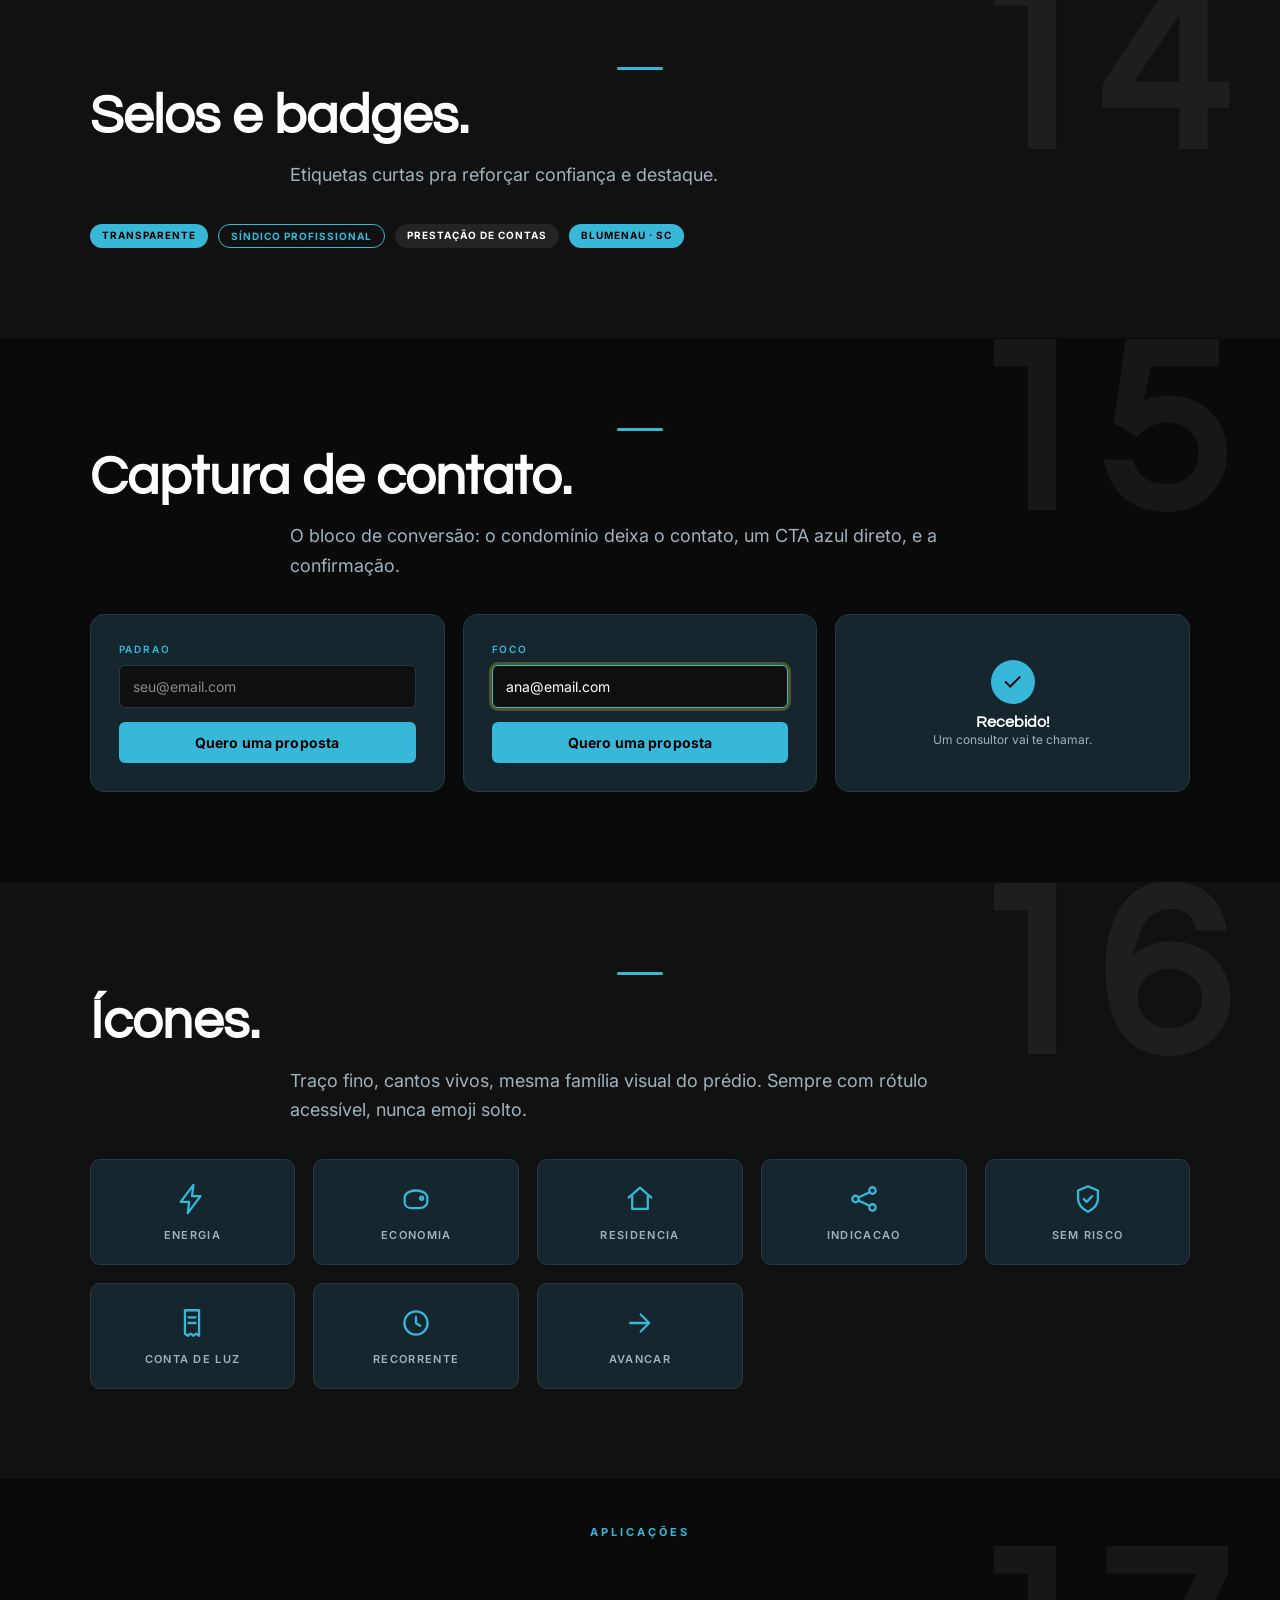
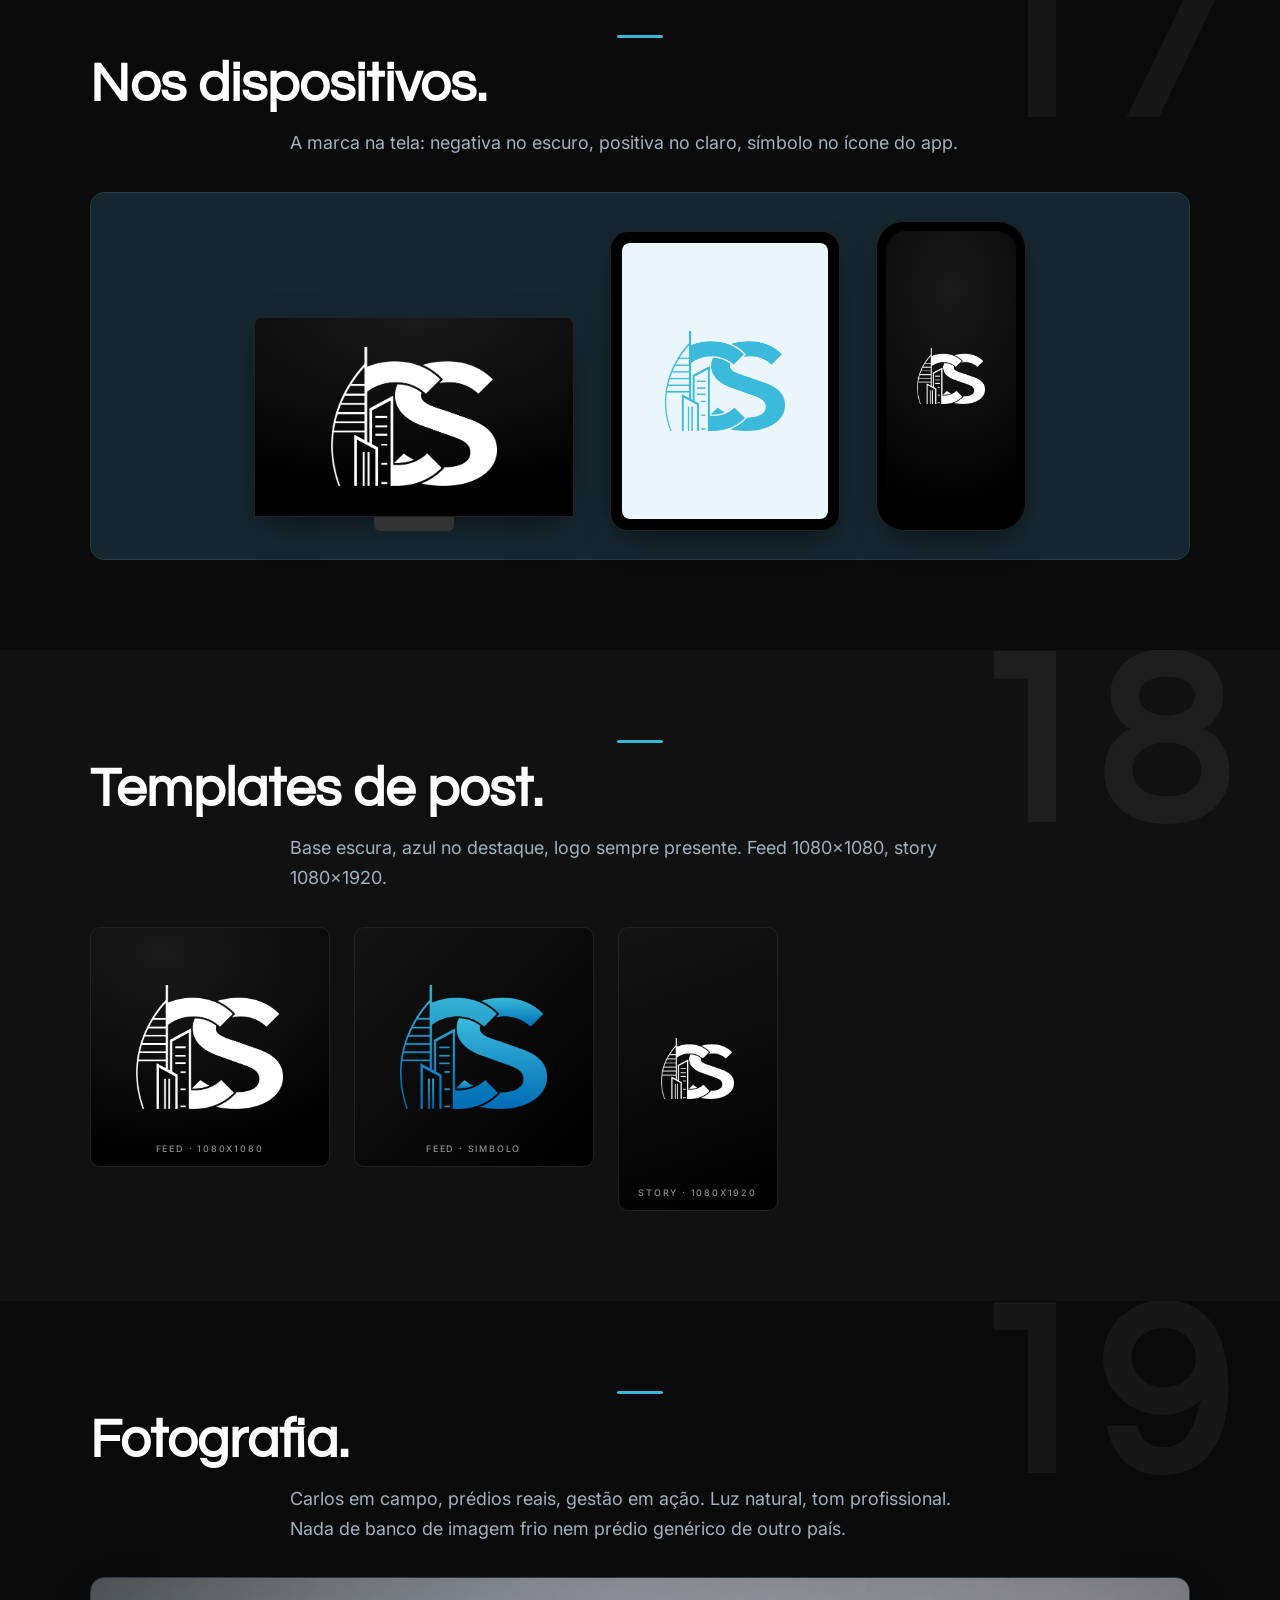
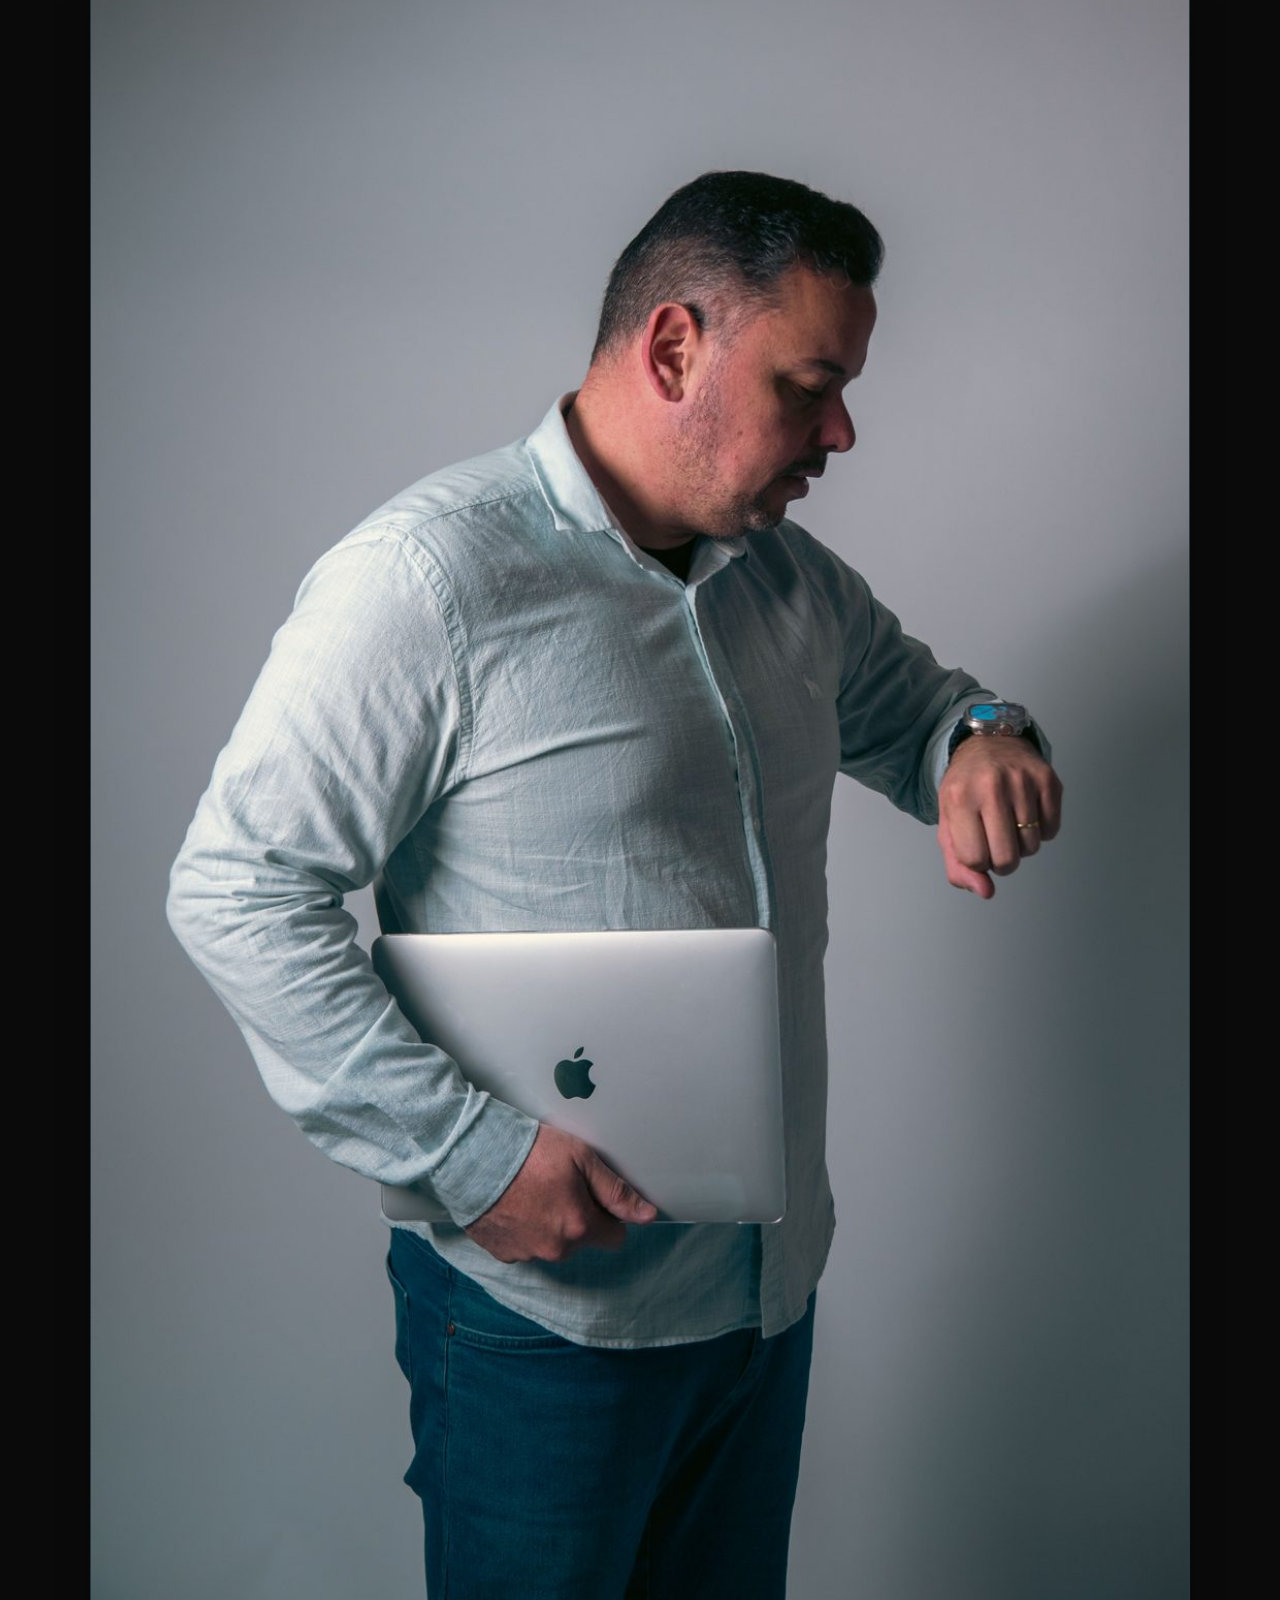
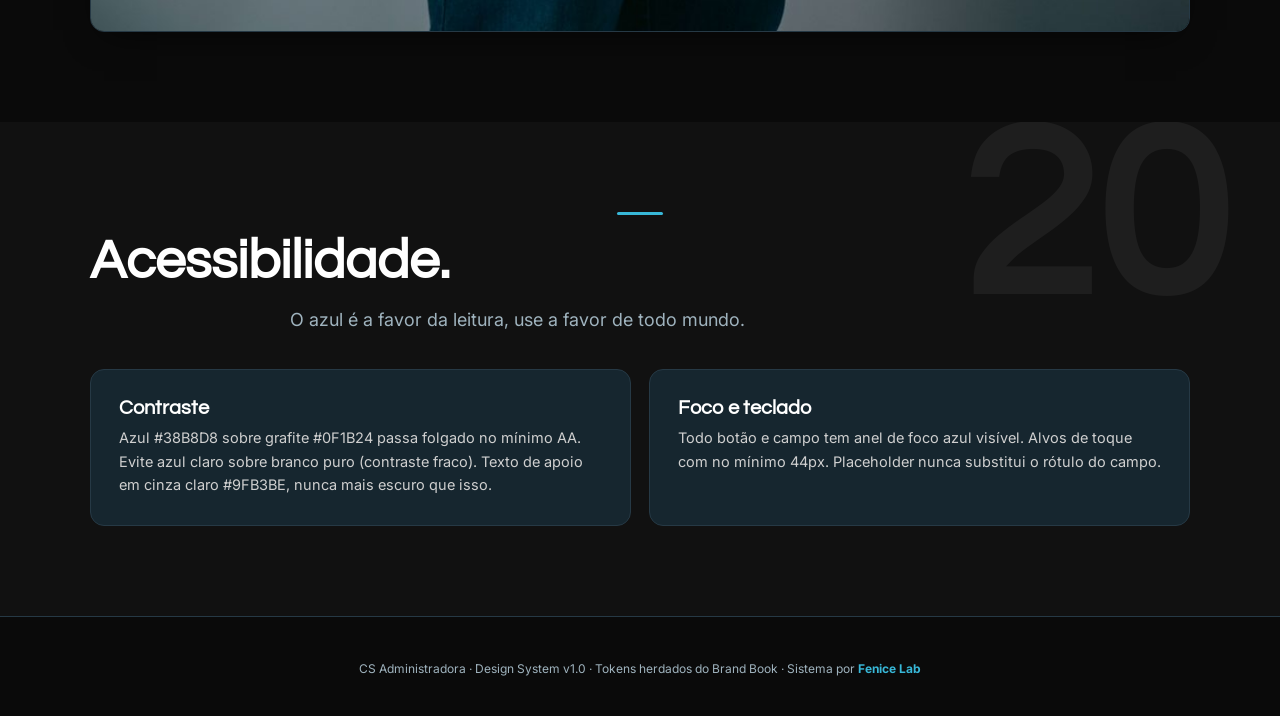
<file: paginas/design-system.html>
<!DOCTYPE html>
<html lang="pt-BR">
<head>
<meta charset="UTF-8">
<meta name="viewport" content="width=device-width, initial-scale=1.0">
<meta http-equiv="Cache-Control" content="no-cache, no-store, must-revalidate">
<title>Raio Energy · Design System</title>
<!--
  MOLDE DATA-DRIVEN (versão DARK Raio Energy, adaptado do molde Fenice).
  fetch de data/brandbook.json (herda cores/fontes/logos) E data/designsystem.json (tokens + seções).
  Componentes vivos, estilizados pelos tokens. Trocar o JSON troca o DS. Zero travessão.
-->
<link rel="preconnect" href="https://fonts.googleapis.com">
<link rel="preconnect" href="https://fonts.gstatic.com" crossorigin>
<link id="gfonts" rel="stylesheet" href="">
<style>
  *{box-sizing:border-box;margin:0;padding:0}
  :root{
    --preto:#0A0A0A;--superficie:#141414;--card:#141414;--borda:#242424;
    --amarelo:#FFE500;--oliva:#E3DC84;--ambar:#C8922E;--branco:#FFF;--cinza:#B8B8B8;--nude-l:#F4ECDF;
    --acento:#FFE500;
    --font-display:'Quicksand',sans-serif;--font-body:'Inter',system-ui,sans-serif;
    --r-sm:6px;--r-md:10px;--r-lg:16px;--r-pill:999px;
    --sh-sm:0 1px 3px rgba(0,0,0,.5);--sh-md:0 12px 34px -14px rgba(0,0,0,.75);--sh-lg:0 0 44px rgba(255,229,0,.22);
    --pad:28px;--pad-btn:12px 26px;--btn-transform:none;--btn-tracking:.01em;
  }
  body{font-family:var(--font-body);background:var(--preto);color:#E8E8E8;-webkit-font-smoothing:antialiased}
  img{display:block;max-width:100%}

  .ds-hero{background:radial-gradient(120% 90% at 50% 0,#1a1a1a,#000);color:#fff;padding:88px 7vw 66px;text-align:center;border-bottom:2px solid var(--amarelo)}
  .ds-hero img{width:230px;max-width:64vw;margin:0 auto;filter:drop-shadow(0 0 30px rgba(255,229,0,.25))}
  .ds-hero .kicker{display:block;margin-top:26px;font:600 12px/1 var(--font-body);letter-spacing:.32em;text-transform:uppercase;color:var(--amarelo)}
  .ds-hero h1{font:600 clamp(26px,4vw,42px)/1.1 var(--font-display);margin-top:10px;color:#fff}

  section{position:relative;overflow:hidden;padding:clamp(56px,10vh,112px) 7vw}
  section>*{position:relative;z-index:1;max-width:1140px;margin-left:auto;margin-right:auto}
  section:nth-of-type(odd){background:#0A0A0A}
  section:nth-of-type(even){background:#111111}
  .num{position:absolute!important;top:4px;right:4vw;z-index:0;max-width:none;font:700 clamp(110px,19vw,290px)/.78 var(--font-display);opacity:.05;color:#fff;pointer-events:none}
  .rule{width:46px;height:3px;background:var(--amarelo);margin-bottom:18px;border-radius:2px}
  .ds-title{font:700 clamp(28px,4.4vw,54px)/1.08 var(--font-display);color:#fff;margin:8px 0 14px}
  .ds-sub{color:var(--cinza);font-size:clamp(15px,1.5vw,18px);margin-bottom:34px;max-width:700px;line-height:1.65;font-weight:400}
  .group-label{font:700 11px var(--font-body);letter-spacing:.28em;text-transform:uppercase;color:var(--amarelo);padding:46px 7vw 6px;text-align:center;background:#0A0A0A}

  .grid{display:grid;gap:18px}.g2{grid-template-columns:1fr 1fr}.g3{grid-template-columns:repeat(3,1fr)}.g4{grid-template-columns:repeat(auto-fill,minmax(170px,1fr))}

  .card-box{background:var(--card);border:1px solid var(--borda);border-radius:var(--r-lg);padding:var(--pad)}
  .card-box h3{font:700 20px var(--font-display);color:#fff;margin-bottom:8px}
  .card-box p{font-size:14.5px;line-height:1.65;color:#CFCFCF}

  .logo-box{border:1px solid var(--borda);border-radius:var(--r-md);padding:24px;display:grid;place-items:center;min-height:140px;position:relative}
  .logo-box img{width:min(100%,280px);max-height:96px;object-fit:contain}
  .logo-box .cap{position:absolute;bottom:8px;left:10px;font:500 10px var(--font-body);letter-spacing:.08em;text-transform:uppercase;color:var(--cinza)}

  .swatch{border-radius:var(--r-sm);overflow:hidden;border:1px solid var(--borda);cursor:pointer}
  .swatch .chip{height:74px}.swatch .meta{padding:8px 10px;background:var(--superficie)}
  .swatch .meta .hex{font:600 11px ui-monospace,Menlo,monospace;color:#fff}

  .type-row{padding:16px 0;border-bottom:1px solid var(--borda)}
  .type-row .tag{font:600 10px var(--font-body);letter-spacing:.14em;text-transform:uppercase;color:var(--amarelo);display:block;margin-bottom:6px}

  /* COMPONENTES VIVOS */
  .btn-primary{background:var(--amarelo);color:#000;font:700 14px var(--font-body);letter-spacing:var(--btn-tracking);text-transform:var(--btn-transform);border:none;border-radius:var(--r-sm);padding:var(--pad-btn);cursor:pointer;transition:.18s}
  .btn-primary:hover{background:#ffed4d;box-shadow:0 0 22px rgba(255,229,0,.4)}
  .btn-ghost{background:transparent;color:#fff;font:600 14px var(--font-body);letter-spacing:var(--btn-tracking);text-transform:var(--btn-transform);border:1px solid var(--amarelo);border-radius:var(--r-sm);padding:var(--pad-btn);cursor:pointer;transition:.18s}
  .btn-ghost:hover{background:rgba(255,229,0,.12)}
  .btn-link{background:none;border:none;color:var(--amarelo);font:600 14px var(--font-body);text-decoration:underline;text-underline-offset:4px;cursor:pointer}
  .btn-primary:disabled{opacity:.35;cursor:not-allowed;box-shadow:none}
  .btn-primary:focus-visible,.btn-ghost:focus-visible,.btn-link:focus-visible{outline:2px solid var(--amarelo);outline-offset:3px}

  .field{margin-bottom:14px}
  .field label{display:block;font:600 11px var(--font-body);letter-spacing:.08em;text-transform:uppercase;color:var(--cinza);margin-bottom:6px}
  .field input,.field textarea,.field select{width:100%;font:400 14px var(--font-body);padding:12px 13px;border:1px solid var(--borda);border-radius:var(--r-sm);background:#0f0f0f;color:#fff}
  .field input::placeholder,.field textarea::placeholder{color:#8A8A8A}
  .field input:focus,.field textarea:focus,.field select:focus{outline:none;border-color:var(--amarelo);box-shadow:0 0 0 3px rgba(255,229,0,.25)}
  .field.err input{border-color:#ff6b5b}.field .msg{font:400 11px var(--font-body);color:#ff6b5b;margin-top:5px}

  .ui-card{background:var(--card);border:1px solid var(--borda);border-radius:var(--r-lg);overflow:hidden;box-shadow:var(--sh-md)}
  .ui-card .thumb{height:132px;background:linear-gradient(135deg,var(--amarelo),var(--oliva))}
  .ui-card .body{padding:var(--pad)}
  .ui-card .lbl{font:600 10px var(--font-body);letter-spacing:.18em;text-transform:uppercase;color:var(--amarelo)}
  .ui-card h4{font:700 19px var(--font-display);color:#fff;margin:4px 0 6px}
  .ui-card p{font-size:13.5px;line-height:1.6;color:#CFCFCF}

  .badge{display:inline-block;font:700 10px var(--font-body);letter-spacing:.1em;text-transform:uppercase;padding:5px 12px;border-radius:var(--r-pill)}
  .badge.amarelo{background:var(--amarelo);color:#000}
  .badge.escuro{background:#242424;color:#fff}
  .badge.line{border:1px solid var(--amarelo);color:var(--amarelo)}
  .badge.taupe{background:#242424;color:var(--amarelo)}.badge.cafe{background:var(--amarelo);color:#000}

  .ico-box{background:var(--card);border:1px solid var(--borda);border-radius:var(--r-md);padding:22px;display:flex;flex-direction:column;align-items:center;gap:12px;color:var(--amarelo)}
  .ico-box svg{width:34px;height:34px}
  .ico-box span{font:600 11px var(--font-body);letter-spacing:.12em;text-transform:uppercase;color:var(--cinza)}

  .clearspace{display:inline-block;padding:40px;border:1px dashed var(--amarelo);border-radius:var(--r-md);background:var(--nude-l)}
  .clearspace img{width:180px}
  .donts{display:grid;grid-template-columns:repeat(auto-fill,minmax(150px,1fr));gap:14px}
  .dont{border:1px solid var(--borda);border-radius:var(--r-md);padding:18px;text-align:center;position:relative;background:var(--nude-l)}
  .dont .x{position:absolute;top:6px;right:8px;color:#c0392b;font-weight:700}
  .dont img{max-width:100px;max-height:54px;margin:0 auto}.dont .lbl{font:500 11px var(--font-body);color:#333;margin-top:8px}

  .resp{display:grid;grid-template-columns:repeat(3,1fr);gap:18px}
  .resp .col{background:var(--card);border:1px solid var(--borda);border-radius:var(--r-lg);padding:24px}
  .resp .col .dev{font:700 18px var(--font-display);color:#fff}
  .resp .col .bp{display:inline-block;font:600 10px var(--font-body);letter-spacing:.14em;text-transform:uppercase;color:#000;background:var(--amarelo);border-radius:var(--r-pill);padding:4px 11px;margin:10px 0 14px}
  .resp .col .row{display:flex;justify-content:space-between;align-items:baseline;font-size:13px;padding:8px 0;border-bottom:1px dotted var(--borda)}
  .resp .col .row:last-child{border-bottom:none}.resp .col .row span{color:var(--cinza)}.resp .col .row b{font:600 14px ui-monospace,Menlo,monospace;color:var(--amarelo)}

  .devices{display:flex;gap:36px;align-items:flex-end;flex-wrap:wrap;justify-content:center;padding:28px;background:var(--card);border:1px solid var(--borda);border-radius:var(--r-lg)}
  .iphone{width:150px;height:310px;border-radius:28px;background:#000;padding:9px;box-shadow:var(--sh-md);border:1px solid #222}
  .iphone .scr{width:100%;height:100%;border-radius:20px;background:radial-gradient(120% 80% at 50% 20%,#1a1a1a,#000);display:grid;place-items:center}
  .iphone .scr img{width:52%}
  .ipad{width:230px;height:300px;border-radius:18px;background:#000;padding:11px;box-shadow:var(--sh-md);border:1px solid #222}
  .ipad .scr{width:100%;height:100%;border-radius:8px;background:var(--nude-l);display:grid;place-items:center}.ipad .scr img{width:58%}
  .desktop{width:320px}.desktop .scr{height:200px;border-radius:8px 8px 0 0;background:radial-gradient(120% 90% at 50% 0,#1a1a1a,#000);display:grid;place-items:center;box-shadow:var(--sh-md);border:1px solid #222}
  .desktop .scr img{width:52%}.desktop .stand{width:80px;height:14px;background:#333;margin:0 auto;border-radius:0 0 6px 6px}

  .posts{display:flex;gap:24px;flex-wrap:wrap}
  .post-feed{width:240px;height:240px;background:radial-gradient(120% 90% at 30% 10%,#1a1a1a,#000);border-radius:var(--r-md);display:grid;place-items:center;position:relative;border:1px solid #222}
  .post-story{width:160px;height:284px;background:linear-gradient(160deg,#141414,#000);border-radius:var(--r-md);display:grid;place-items:center;position:relative;border:1px solid #222}
  .post-feed img{width:62%}.post-story img{width:46%}
  .post-tag{position:absolute;bottom:12px;font:500 9px var(--font-body);letter-spacing:.2em;text-transform:uppercase;color:rgba(255,255,255,.55)}

  footer{text-align:center;padding:44px;color:var(--cinza);font-size:12px;background:#0A0A0A;border-top:1px solid var(--borda)}
  footer strong{color:var(--amarelo)}
  #toast{position:fixed;bottom:26px;left:50%;transform:translateX(-50%) translateY(20px);background:var(--amarelo);color:#000;font-weight:700;font-size:13px;padding:11px 22px;border-radius:30px;opacity:0;pointer-events:none;transition:.25s;z-index:50}
  #toast.show{opacity:1;transform:translateX(-50%) translateY(0)}
  #erro{padding:80px 7vw;color:#ff6b5b}
  @media(max-width:720px){.g2,.g3,.resp{grid-template-columns:1fr}}
</style>
</head>
<body>
<header class="ds-hero" id="hero"></header>
<main id="app"><div id="erro" style="display:none"></div></main>
<footer id="rodape"></footer>
<div id="toast"></div>

<script>
const esc=s=>String(s==null?'':s).replace(/[&<>"]/g,c=>({'&':'&amp;','<':'&lt;','>':'&gt;','"':'&quot;'}[c]));

function aplicarTema(t){ // do brandbook.json
  if(!t)return; const r=document.documentElement.style; const c=t.cores||{};
  for(const k in c) r.setProperty('--'+k,c[k]);
  const f=t.fonts||{}; const fam=[];
  if(f.display){r.setProperty('--font-display',`'${f.display.web||f.display.oficial}',sans-serif`); if(f.display.googleFont)fam.push(f.display.googleFont);}
  if(f.body){r.setProperty('--font-body',`'${f.body.web||f.body.oficial}',system-ui,sans-serif`); if(f.body.googleFont)fam.push(f.body.googleFont);}
  if(fam.length) document.getElementById('gfonts').href='https://fonts.googleapis.com/css2?'+fam.map(x=>'family='+x).join('&')+'&display=swap';
}
function aplicarTokens(tk){ // do designsystem.json
  if(!tk)return; const r=document.documentElement.style;
  const ra=tk.raio||{}; ['sm','md','lg','pill'].forEach(k=>ra[k]&&r.setProperty('--r-'+k,ra[k]));
  const sh=tk.sombra||{}; ['sm','md','lg'].forEach(k=>sh[k]&&r.setProperty('--sh-'+k,sh[k]));
  if(tk.densidade==='compacto'){r.setProperty('--pad','16px');r.setProperty('--pad-btn','9px 18px');}
  else{r.setProperty('--pad','28px');r.setProperty('--pad-btn','12px 26px');}
  if(tk.estilo_botao==='uppercase'){r.setProperty('--btn-transform','uppercase');r.setProperty('--btn-tracking','.1em');}
  else{r.setProperty('--btn-transform','none');r.setProperty('--btn-tracking','.01em');}
}
function getTokens(tk,path){ return (path||'').split('.').reduce((o,k)=>o&&o[k],{tokens:tk}); }

const B = {
  conceito: (s)=>`<div class="grid g2">${(s.colunas||[]).map(c=>`<div class="card-box"><h3>${esc(c.titulo)}</h3><p>${esc(c.texto)}</p></div>`).join('')}</div>`,
  logos: (s)=>`<div class="grid g4">${(s.itens||[]).map(i=>`<div class="logo-box" style="background:${esc(i.bg||'#141414')}"><img src="${esc(i.src)}" alt="" style="${i.redondo?'border-radius:50%;max-height:110px':''}"><span class="cap"${/#f|#e3|nude/i.test(i.bg||'')?' style="color:#555"':''}>${esc(i.cap||'')}</span></div>`).join('')}</div>`,
  tamanhos: (s)=>`<div class="logo-box" style="background:#fff;justify-content:flex-start;flex-direction:row;gap:32px;align-items:flex-end;flex-wrap:wrap">${(s.alturas||[64,40,28]).map(h=>`<img src="${esc(s.logo)}" style="height:${h}px;max-height:none">`).join('')}<span style="font:600 10px var(--font-body);color:#555">minimo ${esc(s.minimo||'28px')}</span></div>`,
  'area-protecao': (s)=>`<div class="clearspace"><img src="${esc(s.logo)}" alt=""></div>`,
  'usos-incorretos': (s)=>`<div class="donts">${(s.itens||[]).map(i=>`<div class="dont"${i.bg?` style="background:${esc(i.bg)}"`:''}><span class="x">✕</span><img src="${esc(s.logo)}"${(i.transform||i.filtro)?` style="${i.transform?'transform:'+esc(i.transform)+';':''}${i.filtro?'filter:'+esc(i.filtro)+';':''}"`:''}><div class="lbl"${i.bg?' style="color:#fff"':''}>${esc(i.lbl)}</div></div>`).join('')}</div>`,
  paleta: (s,tk)=>{const arr=getTokens(tk,s.fonte_tokens)||[];return `<div class="grid" style="grid-template-columns:repeat(4,1fr);gap:10px">${arr.map(c=>`<div class="swatch" data-hex="${esc(c.hex)}"><div class="chip" style="background:${esc(c.hex)}${/#fff|#ffffff/i.test(c.hex)?';border-bottom:1px solid #333':''}"></div><div class="meta"><span class="hex">${esc(c.hex)}${c.oficial?' ★':''}</span></div></div>`).join('')}</div>`;},
  gradientes: (s,tk)=>{const arr=getTokens(tk,s.fonte_tokens)||[];return `<div class="grid g3">${arr.map(g=>`<div class="swatch"><div class="chip" style="height:94px;background:${esc(g.css)}"></div><div class="meta"><span class="hex">${esc(g.nome)}</span></div></div>`).join('')}</div>`;},
  sombras: ()=>`<div class="grid g3">${[['sm','Sutil'],['md','Profundidade'],['lg','Halo amarelo']].map(([k,nm])=>`<div style="background:#141414;border:1px solid #242424;border-radius:var(--r-md);padding:30px 24px;text-align:center;box-shadow:var(--sh-${k});color:#fff;font:600 14px var(--font-body)">${nm}<div style="font:400 11px var(--font-body);color:#888;margin-top:4px">sombra ${k}</div></div>`).join('')}</div>`,
  'tokens-responsivos': (s,tk)=>{const e=getTokens(tk,s.fonte_tokens)||{};const devs=[['Mobile','ate 600px','mobile'],['iPad','601 a 1024px','ipad'],['Desktop','1025px+','desktop']];return `<div class="resp">${devs.map(([nm,bp,key])=>{const d=e[key]||{};return `<div class="col"><div class="dev">${nm}</div><div class="bp">${bp}</div>${Object.entries(d).map(([k,v])=>`<div class="row"><span>${esc(k)}</span><b>${esc(v)}</b></div>`).join('')}</div>`;}).join('')}</div>`;},
  tipografia: (s)=>(s.amostras||[]).map(a=>`<div class="type-row"><span class="tag">${esc(a.tag)}</span><div style="${esc(a.estilo)}">${esc(a.texto)}</div></div>`).join(''),
  botoes: ()=>`<div style="display:flex;gap:14px;flex-wrap:wrap;align-items:center"><button class="btn-primary">Quero economizar</button><button class="btn-ghost">Saber mais</button><button class="btn-link">Como funciona →</button><button class="btn-primary" disabled>Enviando</button></div>`,
  campos: ()=>`<div class="grid g2"><div><div class="field"><label>Nome</label><input placeholder="Seu nome"></div><div class="field"><label>WhatsApp</label><input placeholder="(00) 00000-0000"></div></div><div><div class="field"><label>Distribuidora</label><select><option>CELESC</option><option>CEMIG</option><option>CPFL</option><option>Outra</option></select></div><div class="field err"><label>E-mail</label><input value="email-invalido"><div class="msg">Informe um e-mail valido.</div></div></div></div>`,
  cards: (s)=>`<div class="grid g3">${(s.exemplos||[]).map(c=>`<div class="ui-card">${c.thumb?'<div class="thumb"></div>':''}<div class="body"><span class="lbl">${esc(c.lbl)}</span>${c.titulo?`<h4>${esc(c.titulo)}</h4>`:''}<p>${esc(c.texto)}</p>${c.badge?`<div style="margin-top:10px"><span class="badge amarelo">${esc(c.badge)}</span></div>`:''}${c.rodape?`<div style="margin-top:8px;font-size:12px;color:var(--cinza)">${esc(c.rodape)}</div>`:''}${c.cta?`<button class="btn-primary" style="margin-top:12px;width:100%">${esc(c.cta)}</button>`:''}</div></div>`).join('')}</div>`,
  badges: (s)=>`<div style="display:flex;gap:10px;flex-wrap:wrap">${(s.itens||[]).map(b=>`<span class="badge ${esc(b.variante||'amarelo')}">${esc(b.txt)}</span>`).join('')}</div>`,
  newsletter: (s)=>`<div class="grid g3"><div class="card-box"><div class="lbl" style="font:600 10px var(--font-body);letter-spacing:.18em;text-transform:uppercase;color:var(--amarelo)">Padrao</div><div class="field" style="margin-top:10px"><input placeholder="seu@email.com"></div><button class="btn-primary" style="width:100%">${esc(s.cta||'Enviar')}</button></div><div class="card-box"><div class="lbl" style="font:600 10px var(--font-body);letter-spacing:.18em;text-transform:uppercase;color:var(--amarelo)">Foco</div><div class="field" style="margin-top:10px"><input value="ana@email.com" style="border-color:var(--amarelo);box-shadow:0 0 0 3px rgba(255,229,0,.25)"></div><button class="btn-primary" style="width:100%">${esc(s.cta||'Enviar')}</button></div><div class="card-box" style="text-align:center;display:grid;place-content:center"><div style="width:44px;height:44px;border-radius:50%;background:var(--amarelo);color:#000;display:grid;place-items:center;font-size:24px;margin:0 auto">✓</div><div style="font:700 16px var(--font-display);color:#fff;margin-top:10px">Recebido!</div><div style="font-size:12px;color:var(--cinza);margin-top:2px">Um consultor vai te chamar.</div></div></div>`,
  icones: (s)=>{const ic={raio:'<path d="M13 2 4 14h6l-1 8 9-12h-6z"/>',economia:'<path d="M4 11c0-3 3.5-5 8-5s8 2 8 5v3c0 2.5-2.5 4.5-6 4.5H9c-2.8 0-5-1.6-5-4z"/><circle cx="16" cy="11.5" r="1.1"/>',casa:'<path d="M4 11 12 4l8 7"/><path d="M6.5 10v9h11v-9"/>',rede:'<circle cx="6" cy="12" r="2.3"/><circle cx="18" cy="6" r="2.3"/><circle cx="18" cy="18" r="2.3"/><path d="M8 11 16 7.2M8 13l8 3.8"/>',escudo:'<path d="M12 3 5 6v6c0 4 3 7 7 9 4-2 7-5 7-9V6z"/><path d="M9 12l2 2 4-4"/>',conta:'<path d="M7 3h10v18l-2-1.5L13 21l-2-1.5L9 21l-2-1.5z"/><path d="M9.5 8h5M9.5 12h5"/>',relogio:'<circle cx="12" cy="12" r="8.2"/><path d="M12 7.6v4.6l3 1.8"/>',seta:'<path d="M5 12h13M12.5 6l6 6-6 6"/>'};const nomes={raio:'Energia',economia:'Economia',casa:'Residencia',rede:'Indicacao',escudo:'Sem risco',conta:'Conta de luz',relogio:'Recorrente',seta:'Avancar'};return `<div class="grid g4">${Object.keys(ic).map(k=>`<div class="ico-box"><svg viewBox="0 0 24 24" fill="none" stroke="currentColor" stroke-width="1.6" stroke-linecap="round" stroke-linejoin="round" role="img" aria-label="${nomes[k]}">${ic[k]}</svg><span>${nomes[k]}</span></div>`).join('')}</div>`;},
  imagem: (s)=>`<div style="border-radius:var(--r-lg);overflow:hidden;border:1px solid var(--borda);box-shadow:var(--sh-md)"><img src="${esc(s.img)}" alt="${esc(s.titulo)}" style="width:100%;display:block"></div>`,
  dispositivos: (s)=>`<div class="devices"><div class="desktop"><div class="scr"><img src="${esc(s.logo_claro)}"></div><div class="stand"></div></div><div class="ipad"><div class="scr"><img src="${esc(s.logo_escuro)}"></div></div><div class="iphone"><div class="scr"><img src="${esc(s.simbolo)}"></div></div></div>`,
  'post-templates': (s)=>`<div class="posts"><div class="post-feed"><img src="${esc(s.logo_negativa)}"><span class="post-tag">Feed · 1080x1080</span></div><div class="post-feed" style="background:linear-gradient(135deg,#141414,#000)"><img src="${esc(s.simbolo)}"><span class="post-tag">Feed · simbolo</span></div><div class="post-story"><img src="${esc(s.logo_negativa)}"><span class="post-tag">Story · 1080x1920</span></div></div>`
};

function render(bb,ds){
  aplicarTema(bb.tema); aplicarTokens(ds.tokens);
  const m=bb.marca||{};
  document.title=(m.nome?m.nome+' · ':'')+'Design System';
  const heroLogo=m.logo_branca||m.logo_mono||m.logo_simbolo;
  document.getElementById('hero').innerHTML=`${heroLogo?`<img src="${esc(heroLogo)}" alt="${esc(m.nome||'')}">`:''}<span class="kicker">Design System · v1.0</span><h1>${esc(m.tagline||m.nome||'')}</h1>`;
  let n=0, html='';
  (ds.secoes||[]).forEach(s=>{
    if(s.label){ html+=`<div class="group-label">${esc(s.label)}</div>`; }
    n++;
    const corpo=(B[s.tipo]||(()=>''))(s,ds.tokens);
    html+=`<section><span class="num">${String(n).padStart(2,'0')}</span><div class="rule"></div><h2 class="ds-title">${esc(s.titulo)}</h2>${s.sub?`<p class="ds-sub">${esc(s.sub)}</p>`:''}${corpo}</section>`;
  });
  document.getElementById('app').innerHTML=html;
  document.getElementById('rodape').innerHTML=`${esc(m.nome||'')} · Design System v1.0 · Tokens herdados do Brand Book · Sistema por <strong>Fenice Lab</strong>`;
  const toast=document.getElementById('toast');let tt;
  document.querySelectorAll('.swatch[data-hex]').forEach(sw=>sw.addEventListener('click',()=>{const h=sw.dataset.hex;navigator.clipboard&&navigator.clipboard.writeText(h);toast.textContent=h+' copiado';toast.classList.add('show');clearTimeout(tt);tt=setTimeout(()=>toast.classList.remove('show'),1400);}));
}

Promise.all([
  fetch('../data/brandbook.json',{cache:'no-store'}).then(r=>r.ok?r.json():Promise.reject('brandbook.json ('+r.status+')')),
  fetch('../data/designsystem.json',{cache:'no-store'}).then(r=>r.ok?r.json():Promise.reject('designsystem.json ('+r.status+')'))
]).then(([bb,ds])=>render(bb,ds))
  .catch(e=>{const el=document.getElementById('erro');el.style.display='block';el.textContent='Erro ao carregar o Design System: '+e;});
</script>
</body>
</html>
</file>
